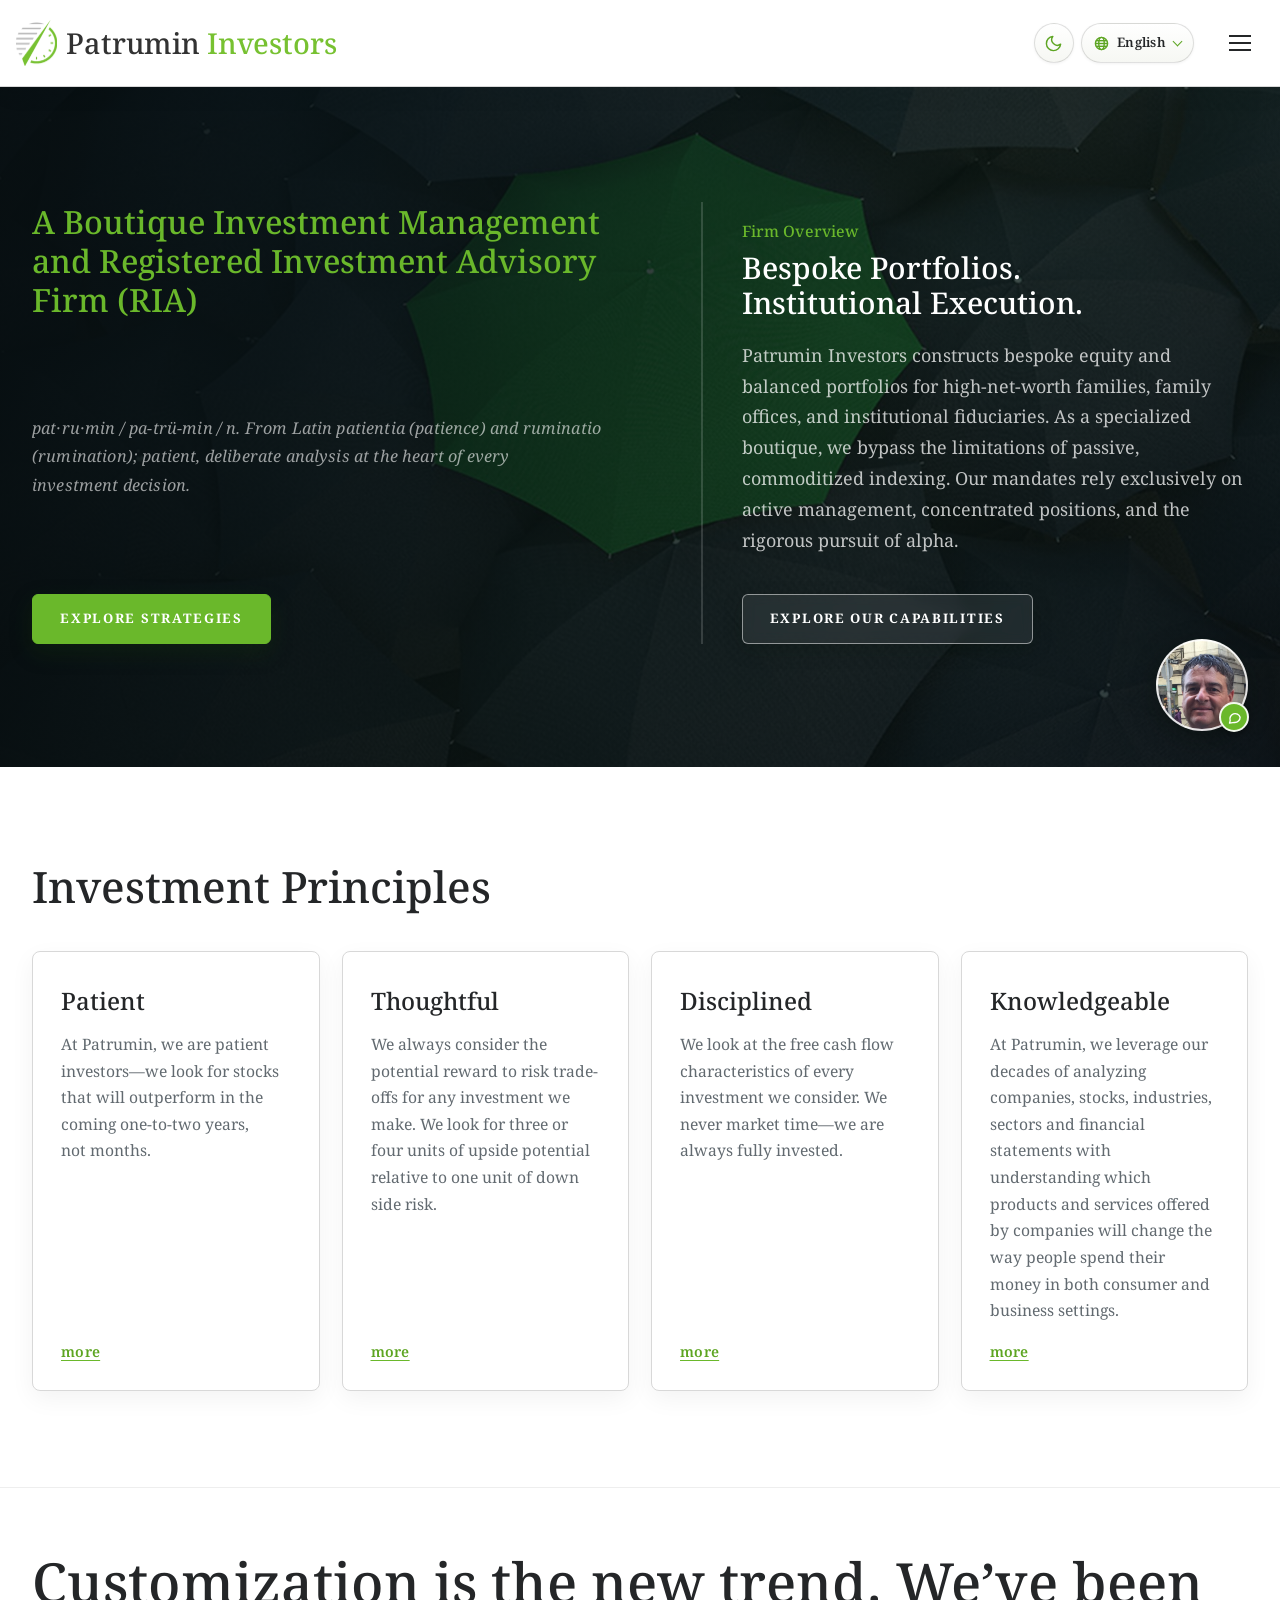
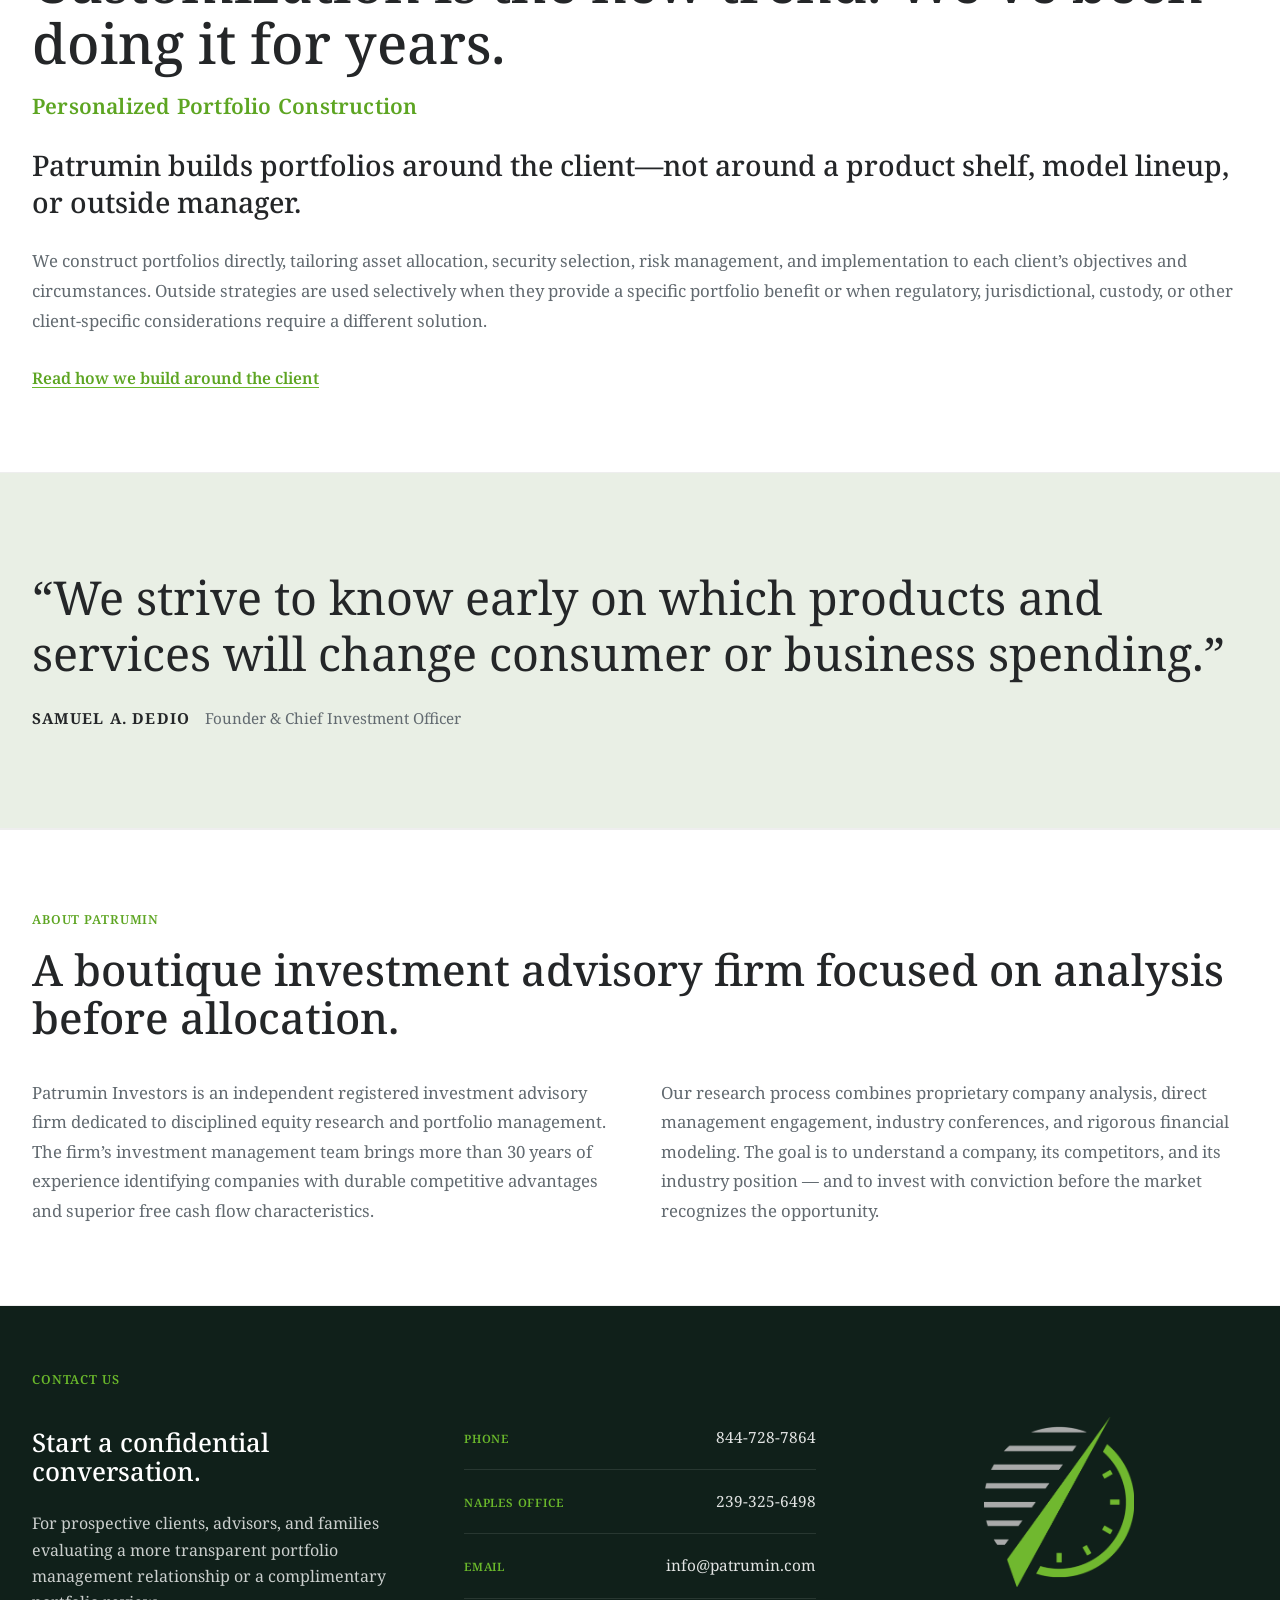
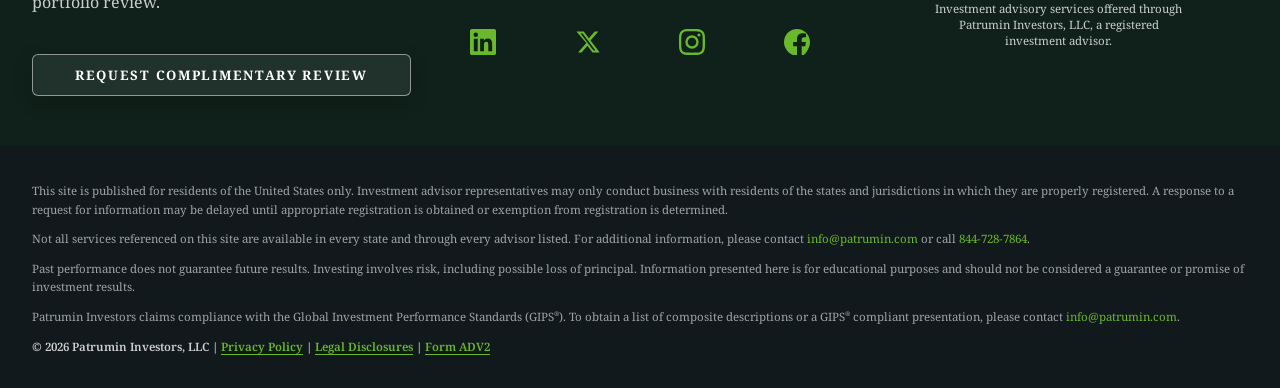
<file: index.html>
<!DOCTYPE html>
<html lang="en">
<head>
<meta charset="utf-8"/>
<meta content="width=device-width, initial-scale=1" name="viewport"/>
<title>Patrumin Investors | Disciplined Equity Portfolio Management</title>
<meta content="Patrumin Investors is a boutique registered investment advisor focused on disciplined equity portfolio management, fiduciary transparency, and long-term company research." name="description"/>
<link href="styles.css?v=52" rel="stylesheet"/>
<script>
/* Theme boot — runs before first paint so there is no flash.
   An explicit choice in localStorage wins; otherwise the OS/browser
   preference is honoured; otherwise light. */
(function () {
  try {
    var t = localStorage.getItem("patrumin-theme");
    if (t !== "dark" && t !== "light") {
      t = window.matchMedia("(prefers-color-scheme: dark)").matches ? "dark" : "light";
    }
    document.documentElement.setAttribute("data-theme", t);
  } catch (e) {
    document.documentElement.setAttribute("data-theme", "light");
  }
})();
</script>
</head>
<body>
<a class="skip-link" data-i18n="skip" href="#main">Skip to content</a>
<header class="site-header">
<nav aria-label="Primary navigation" class="main-nav">
<a aria-label="Patrumin Investors home" class="brand" href="index.html">
<img class="brand__mark" alt="" src="assets/patrumin-mark-hd.png"/>
<span class="brand__name"><span class="brand__name--dark">Patrumin</span> <span class="brand__name--green">Investors</span></span>
</a>
<button aria-controls="site-menu" aria-expanded="false" class="nav-toggle" type="button">
<span class="nav-toggle__line"></span>
<span class="nav-toggle__line"></span>
<span class="nav-toggle__line"></span>
<span class="sr-only" data-i18n="navMenuLabel">Menu</span>
</button>
<div class="nav-links" id="site-menu">
<a data-i18n="navPhilosophy" href="index.html#philosophy">Investment Philosophy</a>
<div class="nav-item nav-item--has-menu">
<a class="nav-trigger" data-i18n="navStrategies" href="strategies.html">Equity Strategies</a>
<div aria-label="Equity investment strategies" class="nav-menu">
<a data-i18n="navSmallcap" href="strategies.html#strategy-smallcap">U.S. Smallcap Equity</a>
<a data-i18n="navDividends" href="strategies.html#strategy-dividends-plus">U.S. Dividends Plus+</a>
<a data-i18n="navAllcap" href="strategies.html#strategy-allcap">U.S. Allcap Equity</a>
<a data-i18n="navSmicrocap" href="strategies.html#strategy-smicrocap">U.S. SMICROCAP Growth</a>
<a data-i18n="navBalancedEqIncome" href="strategies.html#strategy-balanced-equity-income">Custom Balanced Equity-Income</a>
<a data-i18n="navCustomBalanced" href="strategies.html#strategy-custom-balanced">Custom Balanced</a>
</div>
</div>
<a data-i18n="navCapabilities" href="capabilities.html">Capabilities</a>
<a data-i18n="navGipsComposite" href="gips.html">GIPS<sup class="reg">®</sup> Reports</a>
<a data-i18n="navPerformance" href="performance.html">Equity Performance</a>
<a data-i18n="navInsights" href="insights.html">Insights</a>
<a data-i18n="navAbout" href="about.html">About</a>
<a data-i18n="navContact" href="#contact">Contact Us</a>
</div>
<div aria-label="Utilities" class="nav-aux">
<button class="theme-toggle" type="button" data-theme-toggle aria-label="Switch to dark mode" title="Switch to dark mode">
<svg class="theme-toggle__moon" aria-hidden="true" viewBox="0 0 24 24" fill="none" stroke="currentColor" stroke-width="1.8" stroke-linecap="round" stroke-linejoin="round"><path d="M21 12.8A9 9 0 1 1 11.2 3a7 7 0 0 0 9.8 9.8z"></path></svg>
<svg class="theme-toggle__sun" aria-hidden="true" viewBox="0 0 24 24" fill="none" stroke="currentColor" stroke-width="1.8" stroke-linecap="round" stroke-linejoin="round"><circle cx="12" cy="12" r="4.2"></circle><path d="M12 2.2v2.4M12 19.4v2.4M4.1 4.1l1.7 1.7M18.2 18.2l1.7 1.7M2.2 12h2.4M19.4 12h2.4M4.1 19.9l1.7-1.7M18.2 5.8l1.7-1.7"></path></svg>
</button>
<label class="language-switch" for="language-select">
<svg aria-hidden="true" class="lang-globe" fill="none" height="13" stroke="currentColor" stroke-width="1.5" viewbox="0 0 16 16" width="13"><circle cx="8" cy="8" r="6.5"></circle><ellipse cx="8" cy="8" rx="2.9" ry="6.5"></ellipse><line x1="1.5" x2="14.5" y1="8" y2="8"></line><line x1="2" x2="14" y1="5" y2="5"></line><line x1="2" x2="14" y1="11" y2="11"></line></svg>
<span aria-hidden="true" class="language-switch__label">English</span>
<select aria-label="Select language" id="language-select">
<option value="en">English</option>
<option value="zh">中文</option>
<option value="es">Español</option>
<option value="fr">Français</option>
<option value="ja">日本語</option>
</select>
</label>
</div>
</nav>
</header>
<main id="main">
<!-- ── Hero ─────────────────────────────────────────────────── -->
<section aria-labelledby="hero-title" class="hero" id="home">
<div aria-hidden="true" class="hero-media">
<div class="hero-slide hero-slide--photo-one is-active"></div>
<div class="hero-slide hero-slide--photo-two"></div>
<div class="hero-slide hero-slide--photo-three"></div>
</div>
<div class="hero__content section-shell">
<div class="hero__inner">
<div class="hero__left">
<h1 class="sr-only" data-i18n="heroTitle" id="hero-title">Patrumin Investors</h1>
<p class="hero__subgreen" data-i18n="heroSubgreen">A Boutique Investment Management and Registered Investment Advisory Firm (RIA)</p>
<p aria-label="Etymology of Patrumin" class="hero-definition" data-i18n="heroEtymology">pat&#183;ru&#183;min / pa-tr&#252;-min / n. From Latin <em>patientia</em> (patience) and <em>ruminatio</em> (rumination); patient, deliberate analysis at the heart of every investment decision.</p>
<div class="button-row">
<a class="button button--primary" data-i18n="heroPrimary" href="strategies.html">Explore Strategies</a>
</div>
</div>
<div class="hero__right">
<p class="eyebrow" data-i18n="heroRightEyebrow">Firm Overview</p>
<h2 class="hero__right-heading" data-i18n="heroRightTitle">Bespoke Portfolios. Institutional Execution.</h2>
<p class="hero__right-body" data-i18n="heroRightBody">Patrumin Investors constructs bespoke equity and balanced portfolios for high-net-worth families, family offices, and institutional fiduciaries. As a specialized boutique, we bypass the limitations of passive, commoditized indexing. Our mandates rely exclusively on active management, concentrated positions, and the rigorous pursuit of alpha.</p>
<div class="button-row">
<a class="button button--secondary" data-i18n="heroCapabilitiesCta" href="capabilities.html">Explore Our Capabilities</a>
</div>
</div>
</div>
<button aria-label="Contact Samuel A. Dedio" class="hero-contact" onclick="openContactModal()" type="button">
<span class="hero-contact__label">
<small data-i18n="heroContactKicker">Get in touch</small>
<span data-i18n="heroContactName">Samuel A. Dedio</span>
</span>
<span class="hero-contact__photo">
<span aria-hidden="true" class="hero-contact__badge">
<svg fill="none" stroke="currentColor" stroke-linecap="round" stroke-linejoin="round" stroke-width="2.2" viewBox="0 0 24 24"><path d="M21 11.5a8.4 8.4 0 0 1-9 8.4L4 21l1.1-3.9A8.4 8.4 0 1 1 21 11.5z"></path></svg>
</span>
</span>
</button>
</div>
</section>
<!-- ── Investment Principles ──────────────────────────────────── -->
<section aria-labelledby="principles-title" class="principles section-padding" id="philosophy">
<div class="section-shell" data-i18n-html="principles">
<div class="section-heading">
<h2 id="principles-title">Investment Principles</h2>
</div>
<div class="card-grid card-grid--four">
<article class="principle-card">
<h3>Patient</h3>
<p>At Patrumin, we are patient investors—we look for stocks that will outperform in the coming one-to-two years, not months.</p>
<a class="card-more" href="about.html">more</a>
</article>
<article class="principle-card">
<h3>Thoughtful</h3>
<p>We always consider the potential reward to risk trade-offs for any investment we make. We look for three or four units of upside potential relative to one unit of down side risk.</p>
<a class="card-more" href="about.html">more</a>
</article>
<article class="principle-card">
<h3>Disciplined</h3>
<p>We look at the free cash flow characteristics of every investment we consider. We never market time—we are always fully invested.</p>
<a class="card-more" href="about.html">more</a>
</article>
<article class="principle-card">
<h3>Knowledgeable</h3>
<p>At Patrumin, we leverage our decades of analyzing companies, stocks, industries, sectors and financial statements with understanding which products and services offered by companies will change the way people spend their money in both consumer and business settings.</p>
<a class="card-more" href="about.html">more</a>
</article>
</div>
</div>
</section>
<!-- ── Personalized Portfolio Construction ────────────────────── -->
<section aria-labelledby="customization-title" class="customization section-padding" id="customization">
<div class="section-shell" data-i18n-html="customization">
<h2 class="customization__title" id="customization-title">Customization is the new trend. We&rsquo;ve been doing it for years.</h2>
<p class="customization__sub">Personalized Portfolio Construction</p>
<p class="customization__lede">Patrumin builds portfolios around the client&mdash;not around a product shelf, model lineup, or outside manager.</p>
<div class="customization__copy">
<p>We construct portfolios directly, tailoring asset allocation, security selection, risk management, and implementation to each client&rsquo;s objectives and circumstances. Outside strategies are used selectively when they provide a specific portfolio benefit or when regulatory, jurisdictional, custody, or other client-specific considerations require a different solution.</p>
</div>
<a class="customization__link" href="strategies.html#built-around-the-client">Read how we build around the client</a>
</div>
</section>
<!-- ── Founder quote ──────────────────────────────────────────── -->
<section aria-label="Investment philosophy" class="quote-band section-padding">
<div class="section-shell">
<blockquote class="firm-quote" data-i18n-html="firmQuote">
<p class="firm-quote__text">“We strive to know early on which products and services will change consumer or business spending.”</p>
<footer class="firm-quote__by">
<span class="firm-quote__name">Samuel A. Dedio</span>
<span class="firm-quote__role">Founder &amp; Chief Investment Officer</span>
</footer>
</blockquote>
</div>
</section>
<!-- ── About Patrumin ─────────────────────────────────────────── -->
<section aria-labelledby="about-title" class="about section-padding" id="about">
<div class="section-shell about__stack" data-i18n-html="about">
<p class="eyebrow">About Patrumin</p>
<h2 id="about-title">A boutique investment advisory firm focused on analysis before allocation.</h2>
<div class="about__copy">
<p>
              Patrumin Investors is an independent registered investment advisory firm dedicated
              to disciplined equity research and portfolio management. The firm’s investment
              management team brings more than 30 years of experience identifying companies
              with durable competitive advantages and superior free cash flow characteristics.
            </p>
<p>
              Our research process combines proprietary company analysis, direct management
              engagement, industry conferences, and rigorous financial modeling. The goal is
              to understand a company, its competitors, and its industry position — and to
              invest with conviction before the market recognizes the opportunity.
            </p>
</div>
</div>
</section>
<!-- ── Contact ────────────────────────────────────────────────── -->
<section aria-labelledby="contact-title" class="contact section-padding" id="contact">
<div class="section-shell contact__grid">
<div>
<p class="eyebrow" data-i18n="contactEyebrow">Contact Us</p>
<h2 data-i18n="contactTitle" id="contact-title">Start a confidential conversation.</h2>
<p data-i18n="contactBlurb">
              For prospective clients, advisors, and families evaluating a more
              transparent portfolio management relationship or a complimentary
              portfolio review.
            </p>
<a class="button button--primary" href="mailto:info@patrumin.com?subject=Patrumin%20Portfolio%20Review%20Request"><span data-i18n="contactCta">Request Complimentary Review</span></a>
</div>
<div aria-label="Contact options" class="contact-actions">
<a class="contact-link" href="tel:+18447287864">
<span data-i18n="contactPhoneLabel">Phone</span>
              844-728-7864
            </a>
<a class="contact-link" href="tel:+12393256498">
<span data-i18n="contactOfficeLabel">Naples Office</span>
              239-325-6498
            </a>
<a class="contact-link" href="mailto:info@patrumin.com">
<span data-i18n="contactEmailLabel">Email</span>
              info@patrumin.com
            </a>
<div aria-label="Social media links" class="contact-social">
<a aria-label="Patrumin Investors on LinkedIn" class="social-btn linkedin" href="https://www.linkedin.com/company/10127582" rel="noopener noreferrer" target="_blank">
<svg aria-hidden="true" fill="currentColor" height="22" viewbox="0 0 24 24" width="22"><path d="M20.447 20.452h-3.554v-5.569c0-1.328-.027-3.037-1.852-3.037-1.853 0-2.136 1.445-2.136 2.939v5.667H9.351V9h3.414v1.561h.046c.477-.9 1.637-1.85 3.37-1.85 3.601 0 4.267 2.37 4.267 5.455v6.286zM5.337 7.433a2.062 2.062 0 01-2.063-2.065 2.064 2.064 0 112.063 2.065zm1.782 13.019H3.555V9h3.564v11.452zM22.225 0H1.771C.792 0 0 .774 0 1.729v20.542C0 23.227.792 24 1.771 24h20.451C23.2 24 24 23.227 24 22.271V1.729C24 .774 23.2 0 22.222 0h.003z"></path></svg>
</a>
<a aria-label="Patrumin Investors on X" class="social-btn x-corp" href="https://x.com/Patrumin" rel="noopener noreferrer" target="_blank">
<svg aria-hidden="true" fill="currentColor" height="22" viewbox="0 0 24 24" width="22"><path d="M18.244 2.25h3.308l-7.227 8.26 8.502 11.24H16.17l-4.714-6.231-5.401 6.231H2.748l7.73-8.835L1.254 2.25H8.08l4.713 6.231zm-1.161 17.52h1.833L7.084 4.126H5.117z"></path></svg>
</a>
<a aria-label="Patrumin Investors on Instagram" class="social-btn instagram" href="https://www.instagram.com/patrumininvestors" rel="noopener noreferrer" target="_blank">
<svg aria-hidden="true" fill="url(#ig-gradient)" height="22" viewbox="0 0 24 24" width="22"><defs><radialGradient id="ig-gradient" cx="0.3" cy="1.07" r="1.35"><stop offset="0" stop-color="#fdf497"></stop><stop offset="0.05" stop-color="#fdf497"></stop><stop offset="0.45" stop-color="#fd5949"></stop><stop offset="0.6" stop-color="#d6249f"></stop><stop offset="0.9" stop-color="#285AEB"></stop></radialGradient></defs><path d="M12 0C8.74 0 8.333.015 7.053.072 5.775.132 4.905.333 4.14.63c-.789.306-1.459.717-2.126 1.384S.935 3.35.63 4.14C.333 4.905.131 5.775.072 7.053.012 8.333 0 8.74 0 12c0 3.259.014 3.668.072 4.948.06 1.277.261 2.148.558 2.913.306.788.717 1.459 1.384 2.126.667.666 1.336 1.079 2.126 1.384.766.296 1.636.499 2.913.558C8.333 23.988 8.74 24 12 24c3.259 0 3.668-.014 4.948-.072 1.277-.06 2.148-.262 2.913-.558.788-.306 1.459-.718 2.126-1.384.666-.667 1.079-1.335 1.384-2.126.296-.765.499-1.636.558-2.913.06-1.28.072-1.689.072-4.948 0-3.259-.014-3.667-.072-4.947-.06-1.277-.262-2.149-.558-2.913-.306-.789-.718-1.459-1.384-2.126C21.319 1.347 20.651.935 19.86.63c-.765-.297-1.636-.499-2.913-.558C15.667.012 15.26 0 12 0zm0 2.16c3.203 0 3.585.016 4.85.071 1.17.055 1.805.249 2.227.415.562.217.96.477 1.382.896.419.42.679.819.896 1.381.164.422.36 1.057.413 2.227.057 1.266.07 1.646.07 4.85s-.015 3.585-.074 4.85c-.061 1.17-.256 1.805-.421 2.227-.224.562-.479.96-.899 1.382-.419.419-.824.679-1.38.896-.42.164-1.065.36-2.235.413-1.274.057-1.649.07-4.859.07-3.211 0-3.586-.015-4.859-.074-1.171-.061-1.816-.256-2.236-.421-.569-.224-.96-.479-1.379-.899-.421-.419-.69-.824-.9-1.38-.165-.42-.359-1.065-.42-2.235-.045-1.26-.061-1.649-.061-4.844 0-3.196.016-3.586.061-4.861.061-1.17.255-1.814.42-2.234.21-.57.479-.96.9-1.381.419-.419.81-.689 1.379-.898.42-.166 1.051-.361 2.221-.421 1.275-.045 1.65-.06 4.859-.06l.045.03zm0 3.678a6.162 6.162 0 100 12.324 6.162 6.162 0 000-12.324zM12 16c-2.21 0-4-1.79-4-4s1.79-4 4-4 4 1.79 4 4-1.79 4-4 4zm7.846-10.405a1.441 1.441 0 01-2.88 0 1.44 1.44 0 012.88 0z"></path></svg>
</a>
<a aria-label="Patrumin Investors on Facebook" class="social-btn facebook" href="https://www.facebook.com/patrumin" rel="noopener noreferrer" target="_blank">
<svg aria-hidden="true" fill="currentColor" height="22" viewbox="0 0 24 24" width="22"><path d="M24 12.073c0-6.627-5.373-12-12-12s-12 5.373-12 12c0 5.99 4.388 11.954 12 12.873v-9.107H8.468V12.06h3.532V9.39c0-3.487 2.078-5.415 5.253-5.415 1.522 0 3.114.272 3.114.272v3.427h-1.754c-1.726 0-2.265 1.072-2.265 2.17v2.21h3.85l-.615 3.807h-3.235v9.108C19.612 24.027 24 18.062 24 12.073z"></path></svg>
</a>
</div>
</div>
<div class="contact-brand">
<img alt="Patrumin Investors" class="contact-brand__mark" src="assets/patrumin-mark-hd.png"/>
<p class="contact-brand__note" data-i18n="footerAdvisory">Investment advisory services offered through Patrumin Investors, LLC, a registered investment advisor.</p>
</div>
</div>
</section>
</main>
<footer class="site-footer">
<div class="section-shell footer-disclosures" data-i18n-html="footerDisclosures">
<p>This site is published for residents of the United States only. Investment advisor representatives may only conduct business with residents of the states and jurisdictions in which they are properly registered. A response to a request for information may be delayed until appropriate registration is obtained or exemption from registration is determined.</p>
<p>Not all services referenced on this site are available in every state and through every advisor listed. For additional information, please contact <a href="mailto:info@patrumin.com">info@patrumin.com</a> or call <a href="tel:+18447287864">844-728-7864</a>.</p>
<p>Past performance does not guarantee future results. Investing involves risk, including possible loss of principal. Information presented here is for educational purposes and should not be considered a guarantee or promise of investment results.</p>
<p>Patrumin Investors claims compliance with the Global Investment Performance Standards (GIPS<sup class="reg">®</sup>). To obtain a list of composite descriptions or a GIPS<sup class="reg">®</sup> compliant presentation, please contact <a href="mailto:info@patrumin.com">info@patrumin.com</a>.</p>
<p class="footer-meta">© 2026 Patrumin Investors, LLC | <a href="privacy.html">Privacy Policy</a> | <a href="legal.html">Legal Disclosures</a> | <a href="https://www.patrumin.com/form-adv" rel="noopener" target="_blank">Form ADV2</a></p>
</div>
</footer>
<!-- GIPS<sup class="reg">®</sup> Email Capture Modal -->
<div aria-hidden="true" aria-labelledby="gips-modal-title" aria-modal="true" class="gips-modal" id="gips-modal" role="dialog">
<div class="gips-modal__backdrop" onclick="closeGipsModal()"></div>
<div class="gips-modal__box" role="document">
<button aria-label="Close dialog" class="gips-modal__close" onclick="closeGipsModal()">×</button>
<p class="card-kicker" id="gips-modal-report-name"></p>
<h3 data-i18n="gipsModalTitle" id="gips-modal-title">Access GIPS<sup class="reg">®</sup> Composite Report</h3>
<p class="gips-modal__desc" data-i18n="gipsModalDesc">Please provide your contact information. Patrumin Investors maintains a record of all composite report distributions as required under GIPS<sup class="reg">®</sup> standards.</p>
<form id="gips-download-form" novalidate="">
<div class="gips-modal__field">
<label data-i18n="gipsModalNameLabel" for="gips-name">Full Name <span aria-hidden="true" class="gips-modal__req">*</span></label>
<input autocomplete="name" id="gips-name" placeholder="First and last name" required="" type="text"/>
</div>
<div class="gips-modal__field">
<label data-i18n="gipsModalEmailLabel" for="gips-email">Email Address <span aria-hidden="true" class="gips-modal__req">*</span></label>
<input autocomplete="email" id="gips-email" placeholder="your@email.com" required="" type="email"/>
</div>
<button class="button button--primary gips-modal__submit" data-i18n="gipsModalSubmit" type="submit">Access Report</button>
<p class="gips-modal__privacy" data-i18n="gipsModalPrivacy">By submitting this form, you agree to receive communications from Patrumin Investors regarding its services. We will never sell your personal information to third parties. A record of this submission is retained as required under GIPS<sup class="reg">®</sup> standards.</p>
</form>
<div class="gips-modal__success" id="gips-modal-success" style="display:none;">
<p data-i18n="gipsModalThanks"><strong>Thanks for your interest!</strong></p>
<div class="gips-modal__check">✓</div>
<p class="gips-modal__note" id="gips-modal-note"></p>
<button class="button button--primary gips-modal__submit" data-i18n="gipsModalClose" onclick="closeGipsModal()">Close</button>
</div>
</div>
</div>
<!-- Contact the founder modal -->
<div aria-hidden="true" aria-labelledby="contact-modal-title" aria-modal="true" class="gips-modal" id="contact-modal" role="dialog">
<div class="gips-modal__backdrop" onclick="closeContactModal()"></div>
<div class="gips-modal__box" role="document">
<button aria-label="Close dialog" class="gips-modal__close" onclick="closeContactModal()">×</button>
<div class="contact-modal__head">
<span aria-hidden="true" class="contact-modal__avatar"></span>
<span class="contact-modal__who">
<strong>Samuel A. Dedio</strong>
<span data-i18n="contactModalRole">Founder, Chief Investment Officer</span>
</span>
</div>
<h3 data-i18n="contactModalTitle" id="contact-modal-title">Start a conversation</h3>
<p class="gips-modal__desc" data-i18n="contactModalDesc">Send a note and it will reach our team directly. We typically respond within one business day.</p>
<form id="contact-form">
<div class="gips-modal__field">
<label data-i18n="contactModalNameLabel" for="contact-name">Full Name <span aria-hidden="true" class="gips-modal__req">*</span></label>
<input autocomplete="name" id="contact-name" placeholder="First and last name" required="" type="text"/>
</div>
<div class="gips-modal__field">
<label data-i18n="contactModalEmailLabel" for="contact-email">Email Address <span aria-hidden="true" class="gips-modal__req">*</span></label>
<input autocomplete="email" id="contact-email" placeholder="your@email.com" required="" type="email"/>
</div>
<div class="gips-modal__field">
<label data-i18n="contactModalMessageLabel" for="contact-message">Message <span aria-hidden="true" class="gips-modal__req">*</span></label>
<textarea id="contact-message" placeholder="How can we help?" required=""></textarea>
</div>
<button class="button button--primary gips-modal__submit" data-i18n="contactModalSubmit" type="submit">Send Message</button>
<p class="gips-modal__privacy" data-i18n="contactModalPrivacy">By submitting this form, you agree to be contacted by Patrumin Investors regarding your inquiry. We will never sell your personal information to third parties.</p>
</form>
<div class="gips-modal__success" id="contact-modal-success" style="display:none;">
<div class="gips-modal__check">✓</div>
<p data-i18n="contactModalThanks"><strong>Thank you — your message is on its way.</strong></p>
<p class="gips-modal__note" data-i18n="contactModalNote">We'll reply to the email address you provided shortly.</p>
<button class="button button--primary gips-modal__submit" data-i18n="contactModalClose" onclick="closeContactModal()">Close</button>
</div>
</div>
</div>
<script src="script.js?v=26"></script>
</body>
</html>
</file>
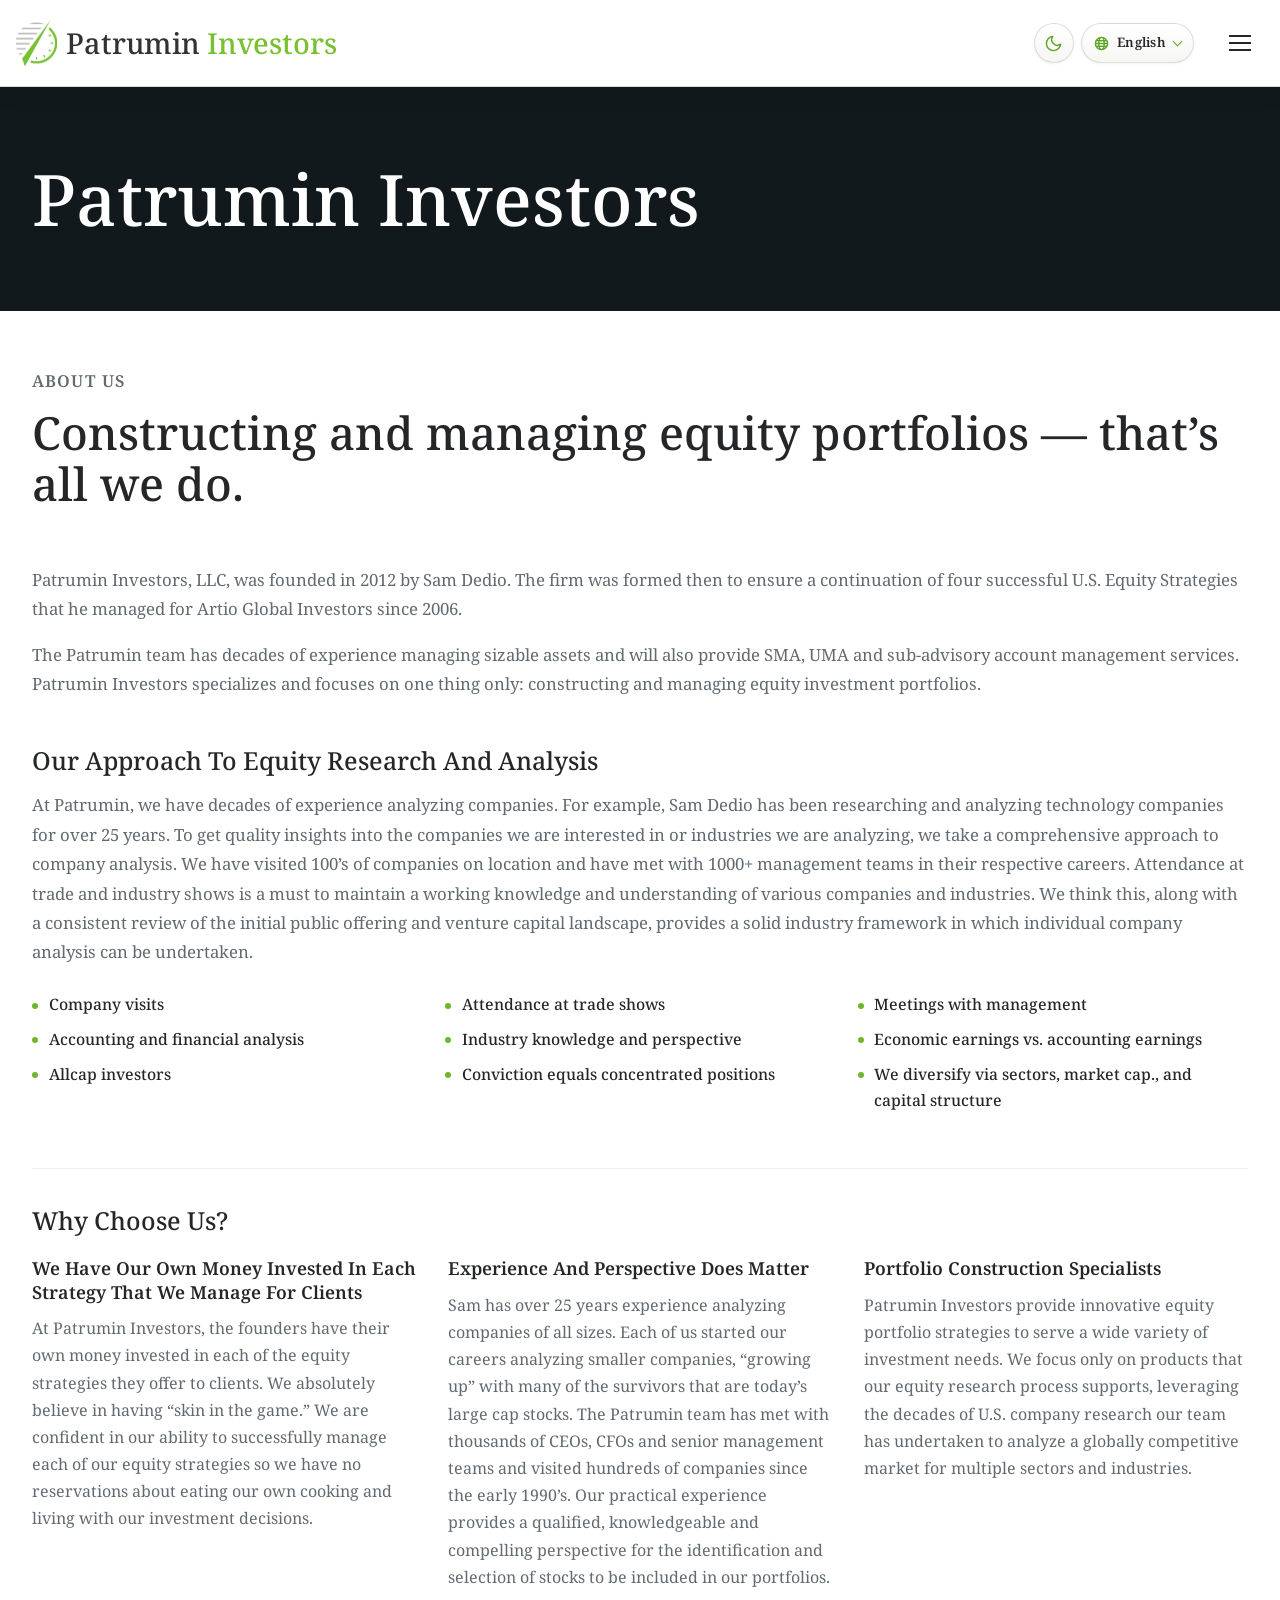
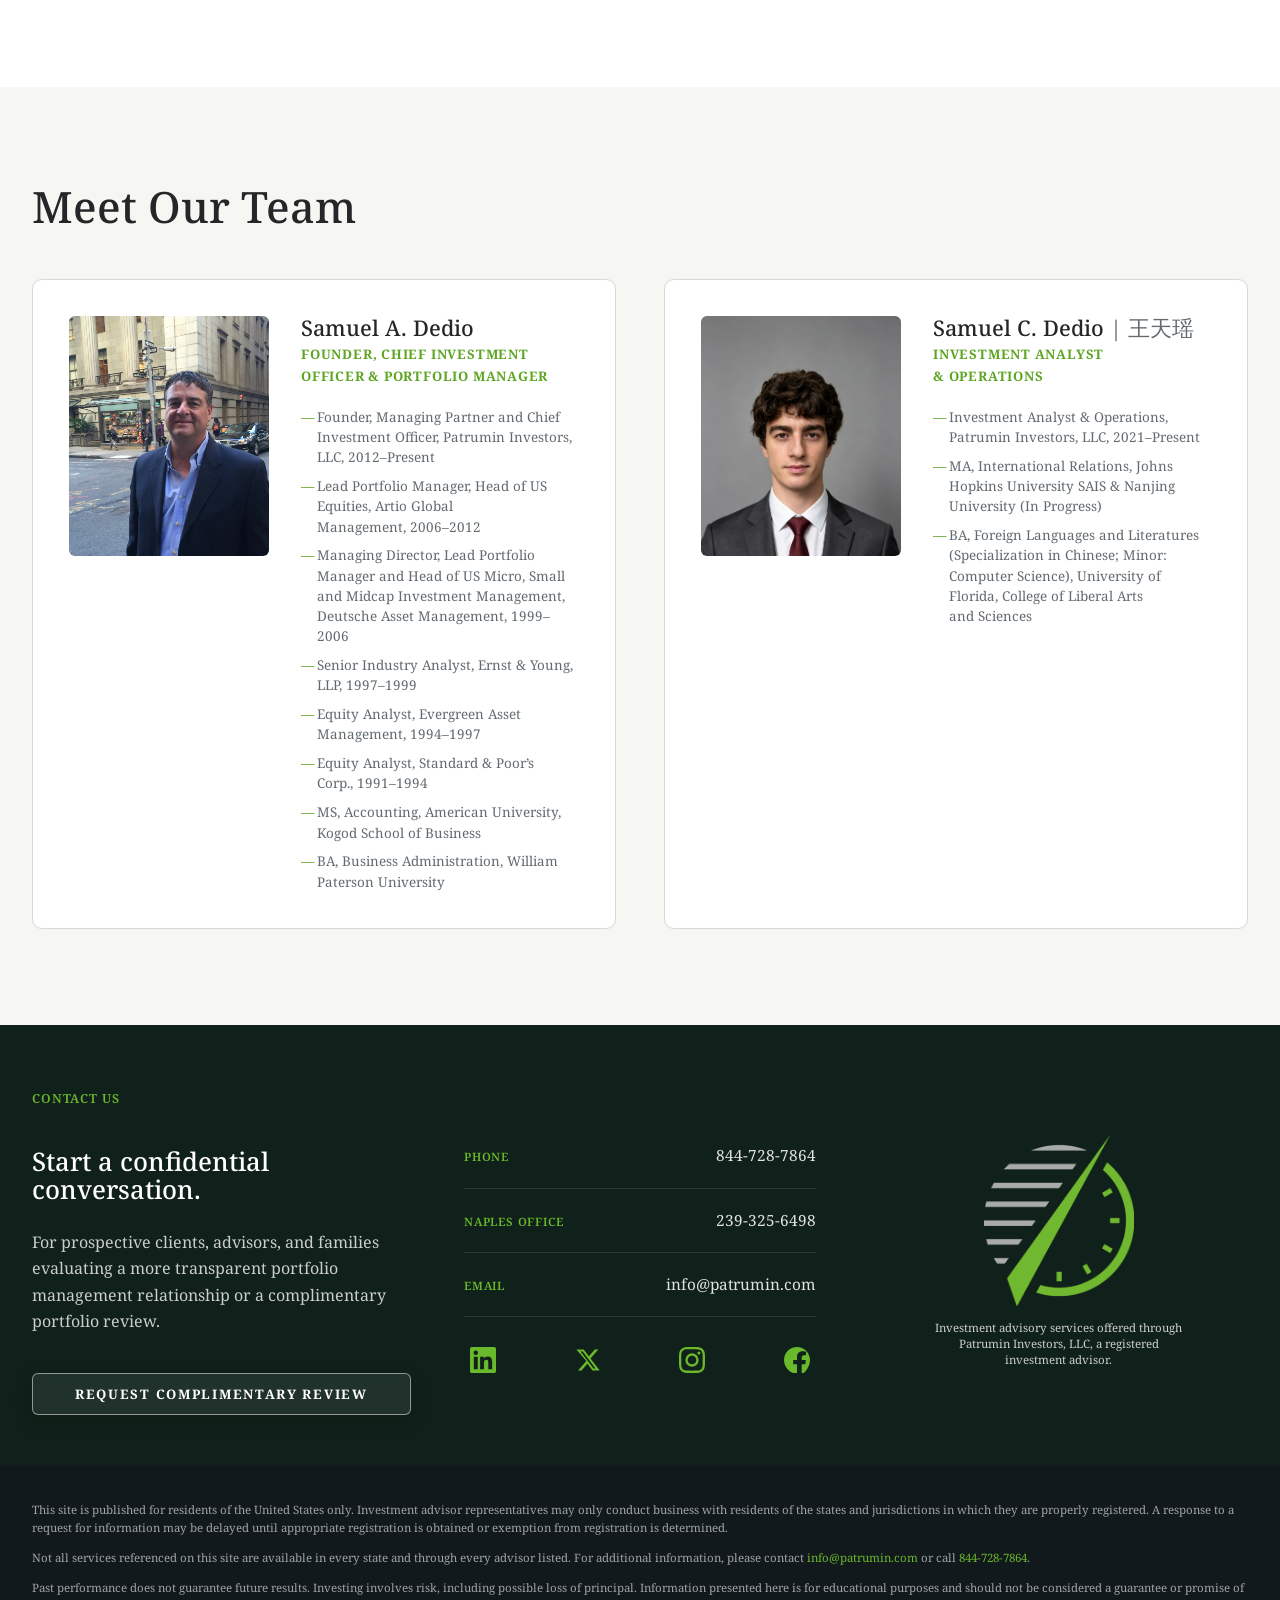
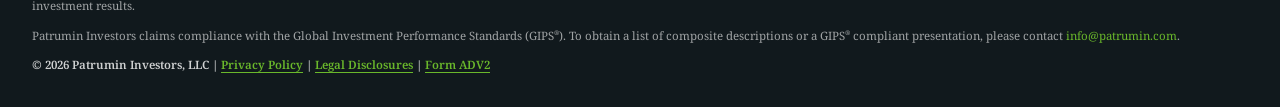
<file: about.html>
<!doctype html>
<html lang="en">
  <head>
    <meta charset="utf-8">
    <meta name="viewport" content="width=device-width, initial-scale=1">
    <title>About Patrumin Investors | Team & Firm Overview</title>
    <meta name="description" content="Learn about Patrumin Investors, an independent registered investment adviser, and meet the investment team.">
    <link rel="stylesheet" href="styles.css?v=52">
  <script>
/* Theme boot — runs before first paint so there is no flash.
   An explicit choice in localStorage wins; otherwise the OS/browser
   preference is honoured; otherwise light. */
(function () {
  try {
    var t = localStorage.getItem("patrumin-theme");
    if (t !== "dark" && t !== "light") {
      t = window.matchMedia("(prefers-color-scheme: dark)").matches ? "dark" : "light";
    }
    document.documentElement.setAttribute("data-theme", t);
  } catch (e) {
    document.documentElement.setAttribute("data-theme", "light");
  }
})();
</script>
</head>
  <body>
    <a class="skip-link" data-i18n="skip" href="#main">Skip to content</a>

    <header class="site-header">
      <nav class="main-nav" aria-label="Primary navigation">
        <a aria-label="Patrumin Investors home" class="brand" href="index.html">
<img class="brand__mark" alt="" src="assets/patrumin-mark-hd.png"/>
<span class="brand__name"><span class="brand__name--dark">Patrumin</span> <span class="brand__name--green">Investors</span></span>
</a>

        <button class="nav-toggle" type="button" aria-expanded="false" aria-controls="site-menu">
          <span class="nav-toggle__line"></span>
          <span class="nav-toggle__line"></span>
          <span class="nav-toggle__line"></span>
          <span class="sr-only" data-i18n="navMenuLabel">Menu</span>
        </button>

        <div class="nav-links" id="site-menu">
          <a data-i18n="navPhilosophy" href="index.html#philosophy">Investment Philosophy</a>
<div class="nav-item nav-item--has-menu">
            <a class="nav-trigger" href="strategies.html" data-i18n="navStrategies">Equity Strategies</a>
            <div class="nav-menu" aria-label="Equity investment strategies">
              <a href="strategies.html#strategy-smallcap" data-i18n="navSmallcap">U.S. Smallcap Equity</a>
              <a href="strategies.html#strategy-dividends-plus" data-i18n="navDividends">U.S. Dividends Plus+</a>
              <a href="strategies.html#strategy-allcap" data-i18n="navAllcap">U.S. Allcap Equity</a>
              <a href="strategies.html#strategy-smicrocap" data-i18n="navSmicrocap">U.S. SMICROCAP Growth</a>
              <a href="strategies.html#strategy-balanced-equity-income" data-i18n="navBalancedEqIncome">Custom Balanced Equity-Income</a>
              <a href="strategies.html#strategy-custom-balanced" data-i18n="navCustomBalanced">Custom Balanced</a>
            </div>
          </div>
          <a href="capabilities.html" data-i18n="navCapabilities">Capabilities</a>
          <a href="gips.html" data-i18n="navGipsComposite">GIPS<sup class="reg">&reg;</sup> Reports</a>
          <a href="performance.html" data-i18n="navPerformance">Equity Performance</a>
          <a href="insights.html" data-i18n="navInsights">Insights</a>
          <a href="about.html" data-i18n="navAbout">About</a>
<a href="#contact" data-i18n="navContact">Contact Us</a>
        </div>

        <div class="nav-aux" aria-label="Utilities">
          <button class="theme-toggle" type="button" data-theme-toggle aria-label="Switch to dark mode" title="Switch to dark mode">
<svg class="theme-toggle__moon" aria-hidden="true" viewBox="0 0 24 24" fill="none" stroke="currentColor" stroke-width="1.8" stroke-linecap="round" stroke-linejoin="round"><path d="M21 12.8A9 9 0 1 1 11.2 3a7 7 0 0 0 9.8 9.8z"></path></svg>
<svg class="theme-toggle__sun" aria-hidden="true" viewBox="0 0 24 24" fill="none" stroke="currentColor" stroke-width="1.8" stroke-linecap="round" stroke-linejoin="round"><circle cx="12" cy="12" r="4.2"></circle><path d="M12 2.2v2.4M12 19.4v2.4M4.1 4.1l1.7 1.7M18.2 18.2l1.7 1.7M2.2 12h2.4M19.4 12h2.4M4.1 19.9l1.7-1.7M18.2 5.8l1.7-1.7"></path></svg>
</button>
<label class="language-switch" for="language-select">
            <svg class="lang-globe" viewBox="0 0 16 16" width="13" height="13" fill="none" stroke="currentColor" stroke-width="1.5" aria-hidden="true"><circle cx="8" cy="8" r="6.5"/><ellipse cx="8" cy="8" rx="2.9" ry="6.5"/><line x1="1.5" y1="8" x2="14.5" y2="8"/><line x1="2" y1="5" x2="14" y2="5"/><line x1="2" y1="11" x2="14" y2="11"/></svg>
<span aria-hidden="true" class="language-switch__label">English</span>
            <select id="language-select" aria-label="Select language">
              <option value="en">English</option>
              <option value="zh">中文</option>
              <option value="es">Español</option>
              <option value="fr">Français</option>
              <option value="ja">日本語</option>
            </select>
          </label>
        </div>
      </nav>
    </header>

    <main id="main">
      <section class="page-hero">
        <div class="section-shell">
          <h1>Patrumin Investors</h1>
        </div>
      </section>

      <section class="section-padding about-firm-intro" style="background:var(--surface-page);">
        <div class="section-shell about-firm" data-i18n-html="aboutFirm">
          <div class="section-heading section-heading--full">
            <p class="eyebrow">About Us</p>
            <h2>Constructing and managing equity portfolios &mdash; that&rsquo;s all we do.</h2>
          </div>
          <div class="about-prose">
            <p>Patrumin Investors, LLC, was founded in 2012 by Sam Dedio. The firm was formed then to ensure a continuation of four successful U.S. Equity Strategies that he managed for Artio Global Investors since 2006.</p>
            <p>The Patrumin team has decades of experience managing sizable assets and will also provide SMA, UMA and sub-advisory account management services. Patrumin Investors specializes and focuses on one thing only: constructing and managing equity investment portfolios.</p>
          </div>

          <div class="about-approach">
            <h3>Our Approach To Equity Research And Analysis</h3>
            <p>At Patrumin, we have decades of experience analyzing companies. For example, Sam Dedio has been researching and analyzing technology companies for over 25 years. To get quality insights into the companies we are interested in or industries we are analyzing, we take a comprehensive approach to company analysis. We have visited 100&rsquo;s of companies on location and have met with 1000+ management teams in their respective careers. Attendance at trade and industry shows is a must to maintain a working knowledge and understanding of various companies and industries. We think this, along with a consistent review of the initial public offering and venture capital landscape, provides a solid industry framework in which individual company analysis can be undertaken.</p>
            <ul class="strategy-points about-points">
              <li>Company visits</li>
              <li>Attendance at trade shows</li>
              <li>Meetings with management</li>
              <li>Accounting and financial analysis</li>
              <li>Industry knowledge and perspective</li>
              <li>Economic earnings vs. accounting earnings</li>
              <li>Allcap investors</li>
              <li>Conviction equals concentrated positions</li>
              <li>We diversify via sectors, market cap., and capital structure</li>
            </ul>
          </div>

          <div class="about-why">
            <h3>Why Choose Us?</h3>
            <div class="about-why__grid">
              <article class="about-why__item">
                <h4>We Have Our Own Money Invested In Each Strategy That We Manage For Clients</h4>
                <p>At Patrumin Investors, the founders have their own money invested in each of the equity strategies they offer to clients. We absolutely believe in having &ldquo;skin in the game.&rdquo; We are confident in our ability to successfully manage each of our equity strategies so we have no reservations about eating our own cooking and living with our investment decisions.</p>
              </article>
              <article class="about-why__item">
                <h4>Experience And Perspective Does Matter</h4>
                <p>Sam has over 25 years experience analyzing companies of all sizes. Each of us started our careers analyzing smaller companies, &ldquo;growing up&rdquo; with many of the survivors that are today&rsquo;s large cap stocks. The Patrumin team has met with thousands of CEOs, CFOs and senior management teams and visited hundreds of companies since the early 1990&rsquo;s. Our practical experience provides a qualified, knowledgeable and compelling perspective for the identification and selection of stocks to be included in our portfolios.</p>
              </article>
              <article class="about-why__item">
                <h4>Portfolio Construction Specialists</h4>
                <p>Patrumin Investors provide innovative equity portfolio strategies to serve a wide variety of investment needs. We focus only on products that our equity research process supports, leveraging the decades of U.S. company research our team has undertaken to analyze a globally competitive market for multiple sectors and industries.</p>
              </article>
            </div>
          </div>
        </div>
      </section>

      <section class="section-padding" style="background:var(--off-white);">
        <div class="section-shell" data-i18n-html="aboutTeam">
          <div class="section-heading">
            <h2>Meet Our Team</h2>
          </div>

          <div class="team-grid">

            <div class="bio-card">
              <img class="bio-card__photo" src="assets/sam-a-dedio.jpg"
                   alt="Samuel A. Dedio at Wall Street"
                   onerror="this.style.display='none';this.nextElementSibling.style.display='flex';">
              <div class="bio-card__photo--placeholder" style="display:none;">Photo<br>coming soon</div>
              <div class="bio-card__content">
                <h3>Samuel A. Dedio</h3>
                <p class="bio-card__role">Founder, Chief Investment Officer &amp; Portfolio Manager</p>
                <ul class="bio-card__history">
                  <li>Founder, Managing Partner and Chief Investment Officer, Patrumin Investors, LLC, 2012&ndash;Present</li>
                  <li>Lead Portfolio Manager, Head of US Equities, Artio Global Management, 2006&ndash;2012</li>
                  <li>Managing Director, Lead Portfolio Manager and Head of US Micro, Small and Midcap Investment Management, Deutsche Asset Management, 1999&ndash;2006</li>
                  <li>Senior Industry Analyst, Ernst &amp; Young, LLP, 1997&ndash;1999</li>
                  <li>Equity Analyst, Evergreen Asset Management, 1994&ndash;1997</li>
                  <li>Equity Analyst, Standard &amp; Poor&rsquo;s Corp., 1991&ndash;1994</li>
                  <li>MS, Accounting, American University, Kogod School of Business</li>
                  <li>BA, Business Administration, William Paterson University</li>
                </ul>
              </div>
            </div>

            <div class="bio-card">
              <img class="bio-card__photo" src="assets/sam-c-dedio.jpg"
                   alt="Samuel C. Dedio"
                   onerror="this.style.display='none';this.nextElementSibling.style.display='flex';">
              <div class="bio-card__photo--placeholder" style="display:none;">Photo<br>coming soon</div>
              <div class="bio-card__content">
                <h3>Samuel C. Dedio <span style="color:var(--muted);font-weight:400;">|&nbsp;王天瑶</span></h3>
                <p class="bio-card__role">Investment Analyst &amp; Operations</p>
                <ul class="bio-card__history">
                  <li>Investment Analyst &amp; Operations, Patrumin Investors, LLC, 2021&ndash;Present</li>
                  <li>MA, International Relations, Johns Hopkins University SAIS &amp; Nanjing University (In Progress)</li>
                  <li>BA, Foreign Languages and Literatures (Specialization in Chinese; Minor: Computer Science), University of Florida, College of Liberal Arts and Sciences</li>
                </ul>
              </div>
            </div>

          </div>
        </div>
      </section>
      <section class="contact section-padding" id="contact" aria-labelledby="contact-title">
        <div class="section-shell contact__grid">
          <div>
            <p class="eyebrow" data-i18n="contactEyebrow">Contact Us</p>
            <h2 data-i18n="contactTitle" id="contact-title">Start a confidential conversation.</h2>
            <p data-i18n="contactBlurb">
              For prospective clients, advisors, and families evaluating a more
              transparent portfolio management relationship or a complimentary
              portfolio review.
            </p>
<a class="button button--primary" href="mailto:info@patrumin.com?subject=Patrumin%20Portfolio%20Review%20Request"><span data-i18n="contactCta">Request Complimentary Review</span></a>
          </div>

          <div class="contact-actions" aria-label="Contact options">
            <a class="contact-link" href="tel:+18447287864">
              <span data-i18n="contactPhoneLabel">Phone</span>
              844-728-7864
            </a>
            <a class="contact-link" href="tel:+12393256498">
              <span data-i18n="contactOfficeLabel">Naples Office</span>
              239-325-6498
            </a>
            <a class="contact-link" href="mailto:info@patrumin.com">
              <span data-i18n="contactEmailLabel">Email</span>
              info@patrumin.com
            </a>
            <div aria-label="Social media links" class="contact-social">
<a aria-label="Patrumin Investors on LinkedIn" class="social-btn linkedin" href="https://www.linkedin.com/company/10127582" rel="noopener noreferrer" target="_blank">
<svg aria-hidden="true" fill="currentColor" height="22" viewbox="0 0 24 24" width="22"><path d="M20.447 20.452h-3.554v-5.569c0-1.328-.027-3.037-1.852-3.037-1.853 0-2.136 1.445-2.136 2.939v5.667H9.351V9h3.414v1.561h.046c.477-.9 1.637-1.85 3.37-1.85 3.601 0 4.267 2.37 4.267 5.455v6.286zM5.337 7.433a2.062 2.062 0 01-2.063-2.065 2.064 2.064 0 112.063 2.065zm1.782 13.019H3.555V9h3.564v11.452zM22.225 0H1.771C.792 0 0 .774 0 1.729v20.542C0 23.227.792 24 1.771 24h20.451C23.2 24 24 23.227 24 22.271V1.729C24 .774 23.2 0 22.222 0h.003z"></path></svg>
</a>
<a aria-label="Patrumin Investors on X" class="social-btn x-corp" href="https://x.com/Patrumin" rel="noopener noreferrer" target="_blank">
<svg aria-hidden="true" fill="currentColor" height="22" viewbox="0 0 24 24" width="22"><path d="M18.244 2.25h3.308l-7.227 8.26 8.502 11.24H16.17l-4.714-6.231-5.401 6.231H2.748l7.73-8.835L1.254 2.25H8.08l4.713 6.231zm-1.161 17.52h1.833L7.084 4.126H5.117z"></path></svg>
</a>
<a aria-label="Patrumin Investors on Instagram" class="social-btn instagram" href="https://www.instagram.com/patrumininvestors" rel="noopener noreferrer" target="_blank">
<svg aria-hidden="true" fill="url(#ig-gradient)" height="22" viewbox="0 0 24 24" width="22"><defs><radialGradient id="ig-gradient" cx="0.3" cy="1.07" r="1.35"><stop offset="0" stop-color="#fdf497"/><stop offset="0.05" stop-color="#fdf497"/><stop offset="0.45" stop-color="#fd5949"/><stop offset="0.6" stop-color="#d6249f"/><stop offset="0.9" stop-color="#285AEB"/></radialGradient></defs><path d="M12 0C8.74 0 8.333.015 7.053.072 5.775.132 4.905.333 4.14.63c-.789.306-1.459.717-2.126 1.384S.935 3.35.63 4.14C.333 4.905.131 5.775.072 7.053.012 8.333 0 8.74 0 12c0 3.259.014 3.668.072 4.948.06 1.277.261 2.148.558 2.913.306.788.717 1.459 1.384 2.126.667.666 1.336 1.079 2.126 1.384.766.296 1.636.499 2.913.558C8.333 23.988 8.74 24 12 24c3.259 0 3.668-.014 4.948-.072 1.277-.06 2.148-.262 2.913-.558.788-.306 1.459-.718 2.126-1.384.666-.667 1.079-1.335 1.384-2.126.296-.765.499-1.636.558-2.913.06-1.28.072-1.689.072-4.948 0-3.259-.014-3.667-.072-4.947-.06-1.277-.262-2.149-.558-2.913-.306-.789-.718-1.459-1.384-2.126C21.319 1.347 20.651.935 19.86.63c-.765-.297-1.636-.499-2.913-.558C15.667.012 15.26 0 12 0zm0 2.16c3.203 0 3.585.016 4.85.071 1.17.055 1.805.249 2.227.415.562.217.96.477 1.382.896.419.42.679.819.896 1.381.164.422.36 1.057.413 2.227.057 1.266.07 1.646.07 4.85s-.015 3.585-.074 4.85c-.061 1.17-.256 1.805-.421 2.227-.224.562-.479.96-.899 1.382-.419.419-.824.679-1.38.896-.42.164-1.065.36-2.235.413-1.274.057-1.649.07-4.859.07-3.211 0-3.586-.015-4.859-.074-1.171-.061-1.816-.256-2.236-.421-.569-.224-.96-.479-1.379-.899-.421-.419-.69-.824-.9-1.38-.165-.42-.359-1.065-.42-2.235-.045-1.26-.061-1.649-.061-4.844 0-3.196.016-3.586.061-4.861.061-1.17.255-1.814.42-2.234.21-.57.479-.96.9-1.381.419-.419.81-.689 1.379-.898.42-.166 1.051-.361 2.221-.421 1.275-.045 1.65-.06 4.859-.06l.045.03zm0 3.678a6.162 6.162 0 100 12.324 6.162 6.162 0 000-12.324zM12 16c-2.21 0-4-1.79-4-4s1.79-4 4-4 4 1.79 4 4-1.79 4-4 4zm7.846-10.405a1.441 1.441 0 01-2.88 0 1.44 1.44 0 012.88 0z"></path></svg>
</a>
<a aria-label="Patrumin Investors on Facebook" class="social-btn facebook" href="https://www.facebook.com/patrumin" rel="noopener noreferrer" target="_blank">
<svg aria-hidden="true" fill="currentColor" height="22" viewbox="0 0 24 24" width="22"><path d="M24 12.073c0-6.627-5.373-12-12-12s-12 5.373-12 12c0 5.99 4.388 11.954 12 12.873v-9.107H8.468V12.06h3.532V9.39c0-3.487 2.078-5.415 5.253-5.415 1.522 0 3.114.272 3.114.272v3.427h-1.754c-1.726 0-2.265 1.072-2.265 2.17v2.21h3.85l-.615 3.807h-3.235v9.108C19.612 24.027 24 18.062 24 12.073z"></path></svg>
</a>
</div>
          </div>
<div class="contact-brand">
<img alt="Patrumin Investors" class="contact-brand__mark" src="assets/patrumin-mark-hd.png"/>
<p class="contact-brand__note" data-i18n="footerAdvisory">Investment advisory services offered through Patrumin Investors, LLC, a registered investment advisor.</p>
</div>
        </div>
      </section>
    </main>

    <footer class="site-footer">
      <div class="section-shell footer-disclosures" data-i18n-html="footerDisclosures">
        <p>This site is published for residents of the United States only. Investment advisor representatives may only conduct business with residents of the states and jurisdictions in which they are properly registered. A response to a request for information may be delayed until appropriate registration is obtained or exemption from registration is determined.</p>
        <p>Not all services referenced on this site are available in every state and through every advisor listed. For additional information, please contact <a href="mailto:info@patrumin.com">info@patrumin.com</a> or call <a href="tel:+18447287864">844-728-7864</a>.</p>
        <p>Past performance does not guarantee future results. Investing involves risk, including possible loss of principal. Information presented here is for educational purposes and should not be considered a guarantee or promise of investment results.</p>
        <p>Patrumin Investors claims compliance with the Global Investment Performance Standards (GIPS<sup class="reg">&reg;</sup>). To obtain a list of composite descriptions or a GIPS<sup class="reg">&reg;</sup> compliant presentation, please contact <a href="mailto:info@patrumin.com">info@patrumin.com</a>.</p>
        <p class="footer-meta">&copy; 2026 Patrumin Investors, LLC | <a href="privacy.html">Privacy Policy</a> | <a href="legal.html">Legal Disclosures</a> | <a href="https://www.patrumin.com/form-adv" target="_blank" rel="noopener">Form ADV2</a></p>
      </div>
    </footer>

    <!-- GIPS<sup class="reg">®</sup> Email Capture Modal -->
    <div id="gips-modal" class="gips-modal" aria-hidden="true" role="dialog" aria-labelledby="gips-modal-title" aria-modal="true">
      <div class="gips-modal__backdrop" onclick="closeGipsModal()"></div>
      <div class="gips-modal__box" role="document">
        <button class="gips-modal__close" onclick="closeGipsModal()" aria-label="Close dialog">&times;</button>
        <p class="card-kicker" id="gips-modal-report-name"></p>
        <h3 data-i18n="gipsModalTitle" id="gips-modal-title">Access GIPS<sup class="reg">&reg;</sup> Composite Report</h3>
        <p class="gips-modal__desc" data-i18n="gipsModalDesc">Please provide your contact information. Patrumin Investors maintains a record of all composite report distributions as required under GIPS<sup class="reg">&reg;</sup> standards.</p>
        <form id="gips-download-form" novalidate>
          <div class="gips-modal__field">
            <label data-i18n="gipsModalNameLabel" for="gips-name">Full Name <span class="gips-modal__req" aria-hidden="true">*</span></label>
            <input type="text" id="gips-name" required autocomplete="name" placeholder="First and last name">
          </div>
          <div class="gips-modal__field">
            <label data-i18n="gipsModalEmailLabel" for="gips-email">Email Address <span class="gips-modal__req" aria-hidden="true">*</span></label>
            <input type="email" id="gips-email" required autocomplete="email" placeholder="your@email.com">
          </div>
          <button type="submit" class="button button--primary gips-modal__submit" data-i18n="gipsModalSubmit">Access Report</button>
          <p class="gips-modal__privacy" data-i18n="gipsModalPrivacy">By submitting this form, you agree to receive communications from Patrumin Investors regarding its services. We will never sell your personal information to third parties. A record of this submission is retained as required under GIPS<sup class="reg">®</sup> standards.</p>
        </form>
        <div id="gips-modal-success" class="gips-modal__success" style="display:none;">
          <p data-i18n="gipsModalThanks"><strong>Thanks for your interest!</strong></p>
<div class="gips-modal__check">&#10003;</div>
          <p id="gips-modal-note" class="gips-modal__note"></p>
          <button class="button button--primary gips-modal__submit" data-i18n="gipsModalClose" onclick="closeGipsModal()">Close</button>
        </div>
      </div>
    </div>
    <script src="script.js?v=26"></script>
  </body>
</html>
</file>
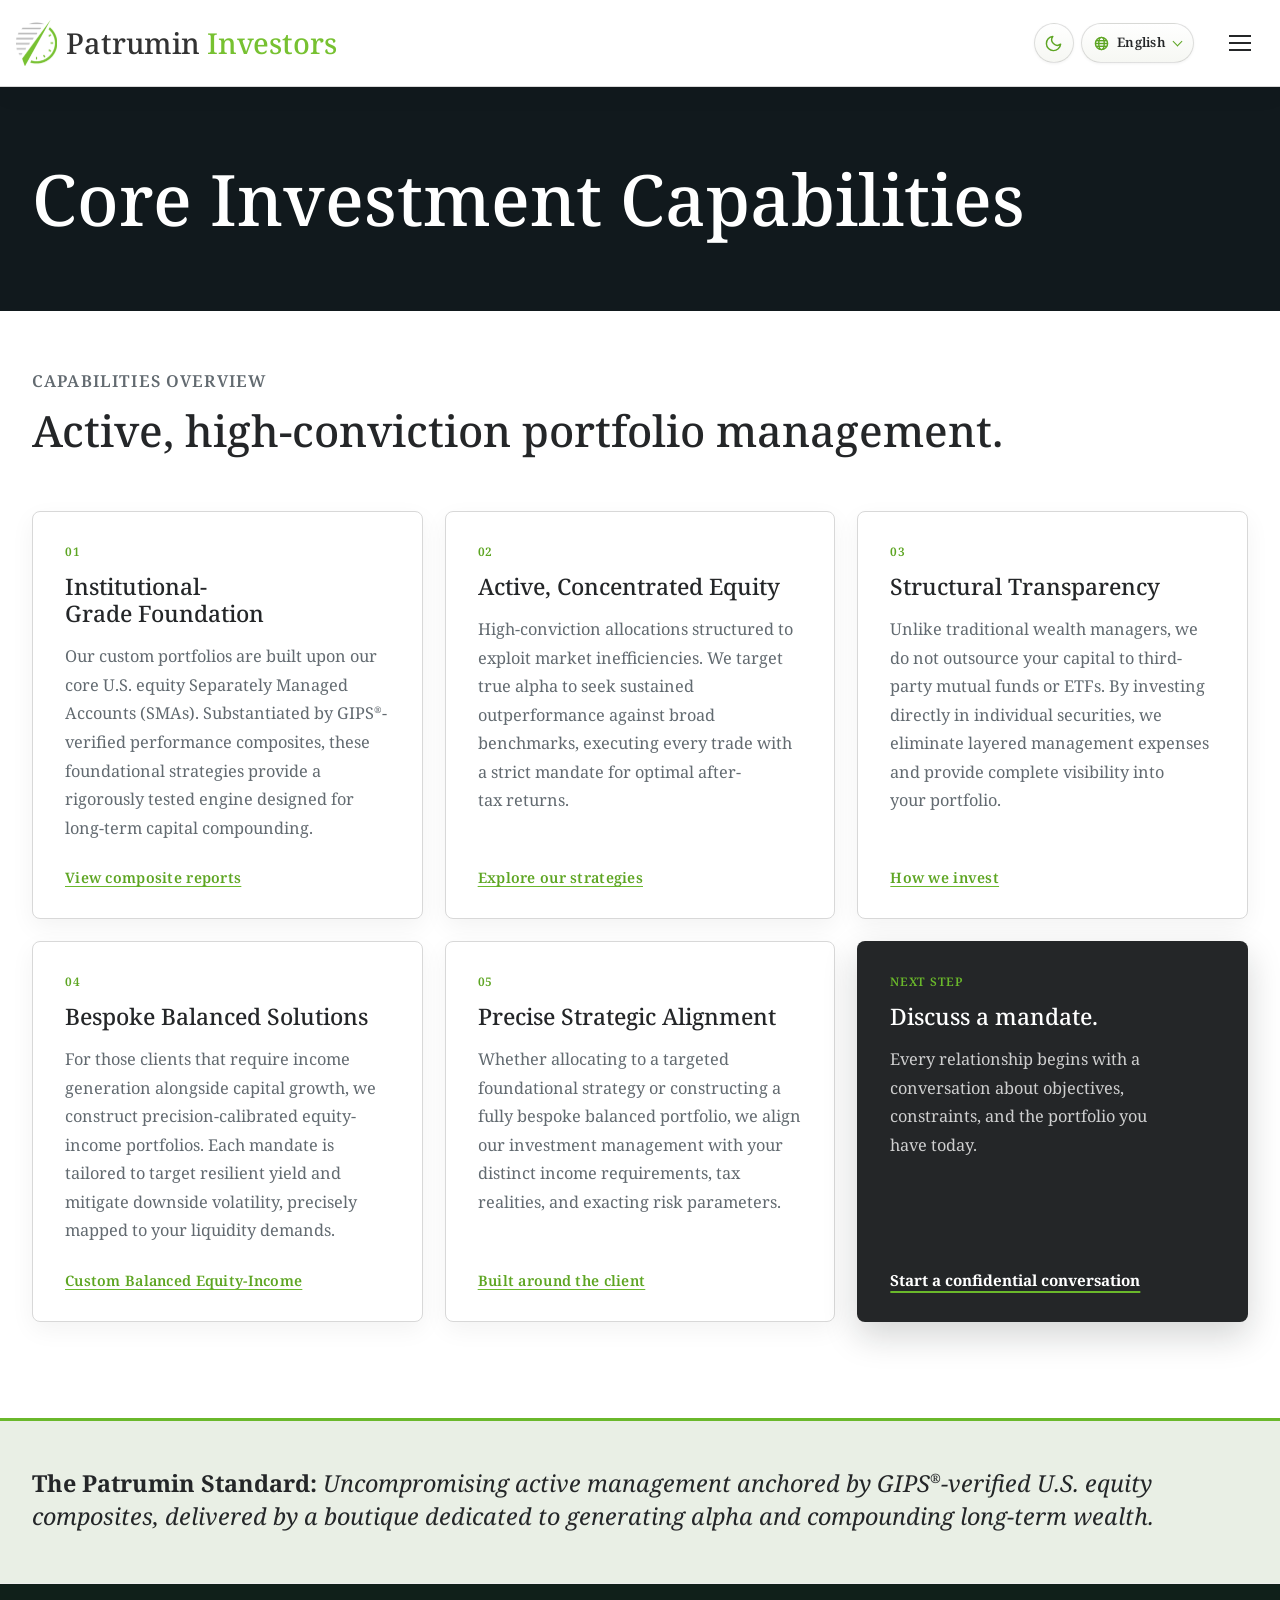
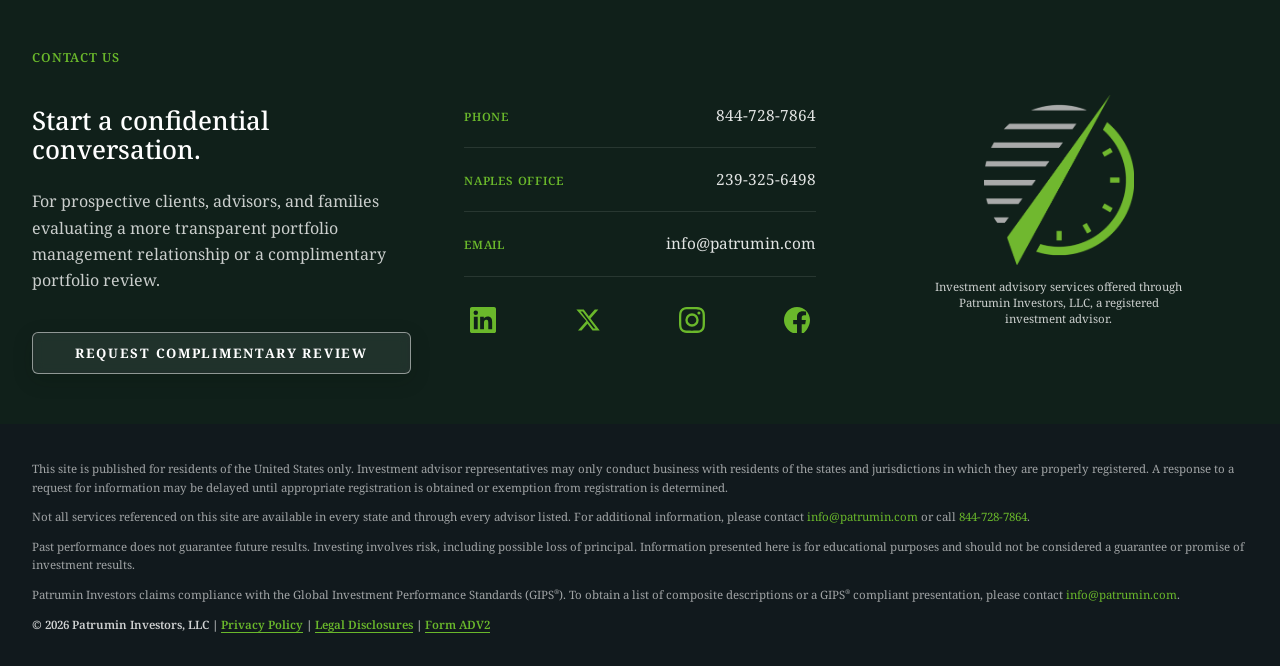
<file: capabilities.html>
<!DOCTYPE html>
<html lang="en">
<head>
<meta charset="utf-8"/>
<meta content="width=device-width, initial-scale=1" name="viewport"/>
<title>Core Investment Capabilities | Patrumin Investors</title>
<meta content="Patrumin Investors constructs custom, active, concentrated U.S. equity and bespoke balanced solutions for high-net-worth families, family offices, and institutions." name="description"/>
<link href="styles.css?v=52" rel="stylesheet"/>
<script>
/* Theme boot — runs before first paint so there is no flash.
   An explicit choice in localStorage wins; otherwise the OS/browser
   preference is honoured; otherwise light. */
(function () {
  try {
    var t = localStorage.getItem("patrumin-theme");
    if (t !== "dark" && t !== "light") {
      t = window.matchMedia("(prefers-color-scheme: dark)").matches ? "dark" : "light";
    }
    document.documentElement.setAttribute("data-theme", t);
  } catch (e) {
    document.documentElement.setAttribute("data-theme", "light");
  }
})();
</script>
</head>
<body>
<a class="skip-link" data-i18n="skip" href="#main">Skip to content</a>
<header class="site-header">
<nav aria-label="Primary navigation" class="main-nav">
<a aria-label="Patrumin Investors home" class="brand" href="index.html">
<img class="brand__mark" alt="" src="assets/patrumin-mark-hd.png"/>
<span class="brand__name"><span class="brand__name--dark">Patrumin</span> <span class="brand__name--green">Investors</span></span>
</a>
<button aria-controls="site-menu" aria-expanded="false" class="nav-toggle" type="button">
<span class="nav-toggle__line"></span>
<span class="nav-toggle__line"></span>
<span class="nav-toggle__line"></span>
<span class="sr-only" data-i18n="navMenuLabel">Menu</span>
</button>
<div class="nav-links" id="site-menu">
<a data-i18n="navPhilosophy" href="index.html#philosophy">Investment Philosophy</a>
<div class="nav-item nav-item--has-menu">
<a class="nav-trigger" data-i18n="navStrategies" href="strategies.html">Equity Strategies</a>
<div aria-label="Equity investment strategies" class="nav-menu">
<a data-i18n="navSmallcap" href="strategies.html#strategy-smallcap">U.S. Smallcap Equity</a>
<a data-i18n="navDividends" href="strategies.html#strategy-dividends-plus">U.S. Dividends Plus+</a>
<a data-i18n="navAllcap" href="strategies.html#strategy-allcap">U.S. Allcap Equity</a>
<a data-i18n="navSmicrocap" href="strategies.html#strategy-smicrocap">U.S. SMICROCAP Growth</a>
<a data-i18n="navBalancedEqIncome" href="strategies.html#strategy-balanced-equity-income">Custom Balanced Equity-Income</a>
<a data-i18n="navCustomBalanced" href="strategies.html#strategy-custom-balanced">Custom Balanced</a>
</div>
</div>
<a data-i18n="navCapabilities" href="capabilities.html">Capabilities</a>
<a data-i18n="navGipsComposite" href="gips.html">GIPS<sup class="reg">®</sup> Reports</a>
<a data-i18n="navPerformance" href="performance.html">Equity Performance</a>
<a data-i18n="navInsights" href="insights.html">Insights</a>
<a data-i18n="navAbout" href="about.html">About</a>
<a data-i18n="navContact" href="#contact">Contact Us</a>
</div>
<div aria-label="Utilities" class="nav-aux">
<button class="theme-toggle" type="button" data-theme-toggle aria-label="Switch to dark mode" title="Switch to dark mode">
<svg class="theme-toggle__moon" aria-hidden="true" viewBox="0 0 24 24" fill="none" stroke="currentColor" stroke-width="1.8" stroke-linecap="round" stroke-linejoin="round"><path d="M21 12.8A9 9 0 1 1 11.2 3a7 7 0 0 0 9.8 9.8z"></path></svg>
<svg class="theme-toggle__sun" aria-hidden="true" viewBox="0 0 24 24" fill="none" stroke="currentColor" stroke-width="1.8" stroke-linecap="round" stroke-linejoin="round"><circle cx="12" cy="12" r="4.2"></circle><path d="M12 2.2v2.4M12 19.4v2.4M4.1 4.1l1.7 1.7M18.2 18.2l1.7 1.7M2.2 12h2.4M19.4 12h2.4M4.1 19.9l1.7-1.7M18.2 5.8l1.7-1.7"></path></svg>
</button>
<label class="language-switch" for="language-select">
<svg aria-hidden="true" class="lang-globe" fill="none" height="13" stroke="currentColor" stroke-width="1.5" viewbox="0 0 16 16" width="13"><circle cx="8" cy="8" r="6.5"></circle><ellipse cx="8" cy="8" rx="2.9" ry="6.5"></ellipse><line x1="1.5" x2="14.5" y1="8" y2="8"></line><line x1="2" x2="14" y1="5" y2="5"></line><line x1="2" x2="14" y1="11" y2="11"></line></svg>
<span aria-hidden="true" class="language-switch__label">English</span>
<select aria-label="Select language" id="language-select">
<option value="en">English</option>
<option value="zh">中文</option>
<option value="es">Español</option>
<option value="fr">Français</option>
<option value="ja">日本語</option>
</select>
</label>
</div>
</nav>
</header>

<main id="main">
<section class="page-hero">
<div class="section-shell">
<h1 data-i18n="pageTitleCapabilities">Core Investment Capabilities</h1>
</div>
</section>

<section class="capabilities-section section-padding">
<div class="section-shell" data-i18n-html="capabilitiesPage">
<div class="section-heading section-heading--full">
<p class="eyebrow">Capabilities Overview</p>
<h2>Active, high-conviction portfolio management.</h2>
</div>

<ul class="capabilities-list">
<li class="capability-item">
<p class="card-kicker">01</p>
<h3>Institutional-Grade Foundation</h3>
<p>Our custom portfolios are built upon our core U.S. equity Separately Managed Accounts (SMAs). Substantiated by GIPS<sup class="reg">&reg;</sup>-verified performance composites, these foundational strategies provide a rigorously tested engine designed for long-term capital compounding.</p>
<a class="card-more" href="gips.html">View composite reports</a>
</li>
<li class="capability-item">
<p class="card-kicker">02</p>
<h3>Active, Concentrated Equity</h3>
<p>High-conviction allocations structured to exploit market inefficiencies. We target true alpha to seek sustained outperformance against broad benchmarks, executing every trade with a strict mandate for optimal after-tax returns.</p>
<a class="card-more" href="strategies.html">Explore our strategies</a>
</li>
<li class="capability-item">
<p class="card-kicker">03</p>
<h3>Structural Transparency</h3>
<p>Unlike traditional wealth managers, we do not outsource your capital to third-party mutual funds or ETFs. By investing directly in individual securities, we eliminate layered management expenses and provide complete visibility into your portfolio.</p>
<a class="card-more" href="about.html">How we invest</a>
</li>
<li class="capability-item">
<p class="card-kicker">04</p>
<h3>Bespoke Balanced Solutions</h3>
<p>For those clients that require income generation alongside capital growth, we construct precision-calibrated equity-income portfolios. Each mandate is tailored to target resilient yield and mitigate downside volatility, precisely mapped to your liquidity demands.</p>
<a class="card-more" href="strategies.html#strategy-balanced-equity-income">Custom Balanced Equity-Income</a>
</li>
<li class="capability-item">
<p class="card-kicker">05</p>
<h3>Precise Strategic Alignment</h3>
<p>Whether allocating to a targeted foundational strategy or constructing a fully bespoke balanced portfolio, we align our investment management with your distinct income requirements, tax realities, and exacting risk parameters.</p>
<a class="card-more" href="strategies.html#built-around-the-client">Built around the client</a>
</li>
<li class="capability-item capability-item--callout">
<p class="card-kicker">Next Step</p>
<h3>Discuss a mandate.</h3>
<p>Every relationship begins with a conversation about objectives, constraints, and the portfolio you have today.</p>
<a class="text-link" href="#contact">Start a confidential conversation</a>
</li>
</ul>
</div>
</section>

<section aria-label="The Patrumin Standard" class="patrumin-standard-banner">
<div class="section-shell" data-i18n-html="capabilitiesStandard">
<p class="patrumin-standard-line"><strong>The Patrumin Standard:</strong> <em>Uncompromising active management anchored by GIPS<sup class="reg">&reg;</sup>-verified U.S. equity composites, delivered by a boutique dedicated to generating alpha and compounding long-term wealth.</em></p>
</div>
</section>

<section aria-labelledby="contact-title" class="contact section-padding" id="contact">
<div class="section-shell contact__grid">
<div>
<p class="eyebrow" data-i18n="contactEyebrow">Contact Us</p>
<h2 data-i18n="contactTitle" id="contact-title">Start a confidential conversation.</h2>
<p data-i18n="contactBlurb">
              For prospective clients, advisors, and families evaluating a more
              transparent portfolio management relationship or a complimentary
              portfolio review.
            </p>
<a class="button button--primary" href="mailto:info@patrumin.com?subject=Patrumin%20Portfolio%20Review%20Request"><span data-i18n="contactCta">Request Complimentary Review</span></a>
</div>
<div aria-label="Contact options" class="contact-actions">
<a class="contact-link" href="tel:+18447287864">
<span data-i18n="contactPhoneLabel">Phone</span>
              844-728-7864
            </a>
<a class="contact-link" href="tel:+12393256498">
<span data-i18n="contactOfficeLabel">Naples Office</span>
              239-325-6498
            </a>
<a class="contact-link" href="mailto:info@patrumin.com">
<span data-i18n="contactEmailLabel">Email</span>
              info@patrumin.com
            </a>
<div aria-label="Social media links" class="contact-social">
<a aria-label="Patrumin Investors on LinkedIn" class="social-btn linkedin" href="https://www.linkedin.com/company/10127582" rel="noopener noreferrer" target="_blank">
<svg aria-hidden="true" fill="currentColor" height="22" viewbox="0 0 24 24" width="22"><path d="M20.447 20.452h-3.554v-5.569c0-1.328-.027-3.037-1.852-3.037-1.853 0-2.136 1.445-2.136 2.939v5.667H9.351V9h3.414v1.561h.046c.477-.9 1.637-1.85 3.37-1.85 3.601 0 4.267 2.37 4.267 5.455v6.286zM5.337 7.433a2.062 2.062 0 01-2.063-2.065 2.064 2.064 0 112.063 2.065zm1.782 13.019H3.555V9h3.564v11.452zM22.225 0H1.771C.792 0 0 .774 0 1.729v20.542C0 23.227.792 24 1.771 24h20.451C23.2 24 24 23.227 24 22.271V1.729C24 .774 23.2 0 22.222 0h.003z"></path></svg>
</a>
<a aria-label="Patrumin Investors on X" class="social-btn x-corp" href="https://x.com/Patrumin" rel="noopener noreferrer" target="_blank">
<svg aria-hidden="true" fill="currentColor" height="22" viewbox="0 0 24 24" width="22"><path d="M18.244 2.25h3.308l-7.227 8.26 8.502 11.24H16.17l-4.714-6.231-5.401 6.231H2.748l7.73-8.835L1.254 2.25H8.08l4.713 6.231zm-1.161 17.52h1.833L7.084 4.126H5.117z"></path></svg>
</a>
<a aria-label="Patrumin Investors on Instagram" class="social-btn instagram" href="https://www.instagram.com/patrumininvestors" rel="noopener noreferrer" target="_blank">
<svg aria-hidden="true" fill="url(#ig-gradient)" height="22" viewbox="0 0 24 24" width="22"><defs><radialGradient id="ig-gradient" cx="0.3" cy="1.07" r="1.35"><stop offset="0" stop-color="#fdf497"></stop><stop offset="0.05" stop-color="#fdf497"></stop><stop offset="0.45" stop-color="#fd5949"></stop><stop offset="0.6" stop-color="#d6249f"></stop><stop offset="0.9" stop-color="#285AEB"></stop></radialGradient></defs><path d="M12 0C8.74 0 8.333.015 7.053.072 5.775.132 4.905.333 4.14.63c-.789.306-1.459.717-2.126 1.384S.935 3.35.63 4.14C.333 4.905.131 5.775.072 7.053.012 8.333 0 8.74 0 12c0 3.259.014 3.668.072 4.948.06 1.277.261 2.148.558 2.913.306.788.717 1.459 1.384 2.126.667.666 1.336 1.079 2.126 1.384.766.296 1.636.499 2.913.558C8.333 23.988 8.74 24 12 24c3.259 0 3.668-.014 4.948-.072 1.277-.06 2.148-.262 2.913-.558.788-.306 1.459-.718 2.126-1.384.666-.667 1.079-1.335 1.384-2.126.296-.765.499-1.636.558-2.913.06-1.28.072-1.689.072-4.948 0-3.259-.014-3.667-.072-4.947-.06-1.277-.262-2.149-.558-2.913-.306-.789-.718-1.459-1.384-2.126C21.319 1.347 20.651.935 19.86.63c-.765-.297-1.636-.499-2.913-.558C15.667.012 15.26 0 12 0zm0 2.16c3.203 0 3.585.016 4.85.071 1.17.055 1.805.249 2.227.415.562.217.96.477 1.382.896.419.42.679.819.896 1.381.164.422.36 1.057.413 2.227.057 1.266.07 1.646.07 4.85s-.015 3.585-.074 4.85c-.061 1.17-.256 1.805-.421 2.227-.224.562-.479.96-.899 1.382-.419.419-.824.679-1.38.896-.42.164-1.065.36-2.235.413-1.274.057-1.649.07-4.859.07-3.211 0-3.586-.015-4.859-.074-1.171-.061-1.816-.256-2.236-.421-.569-.224-.96-.479-1.379-.899-.421-.419-.69-.824-.9-1.38-.165-.42-.359-1.065-.42-2.235-.045-1.26-.061-1.649-.061-4.844 0-3.196.016-3.586.061-4.861.061-1.17.255-1.814.42-2.234.21-.57.479-.96.9-1.381.419-.419.81-.689 1.379-.898.42-.166 1.051-.361 2.221-.421 1.275-.045 1.65-.06 4.859-.06l.045.03zm0 3.678a6.162 6.162 0 100 12.324 6.162 6.162 0 000-12.324zM12 16c-2.21 0-4-1.79-4-4s1.79-4 4-4 4 1.79 4 4-1.79 4-4 4zm7.846-10.405a1.441 1.441 0 01-2.88 0 1.44 1.44 0 012.88 0z"></path></svg>
</a>
<a aria-label="Patrumin Investors on Facebook" class="social-btn facebook" href="https://www.facebook.com/patrumin" rel="noopener noreferrer" target="_blank">
<svg aria-hidden="true" fill="currentColor" height="22" viewbox="0 0 24 24" width="22"><path d="M24 12.073c0-6.627-5.373-12-12-12s-12 5.373-12 12c0 5.99 4.388 11.954 12 12.873v-9.107H8.468V12.06h3.532V9.39c0-3.487 2.078-5.415 5.253-5.415 1.522 0 3.114.272 3.114.272v3.427h-1.754c-1.726 0-2.265 1.072-2.265 2.17v2.21h3.85l-.615 3.807h-3.235v9.108C19.612 24.027 24 18.062 24 12.073z"></path></svg>
</a>
</div>
</div>
<div class="contact-brand">
<img alt="Patrumin Investors" class="contact-brand__mark" src="assets/patrumin-mark-hd.png"/>
<p class="contact-brand__note" data-i18n="footerAdvisory">Investment advisory services offered through Patrumin Investors, LLC, a registered investment advisor.</p>
</div>
</div>
</section>
</main>

<footer class="site-footer">
<div class="section-shell footer-disclosures" data-i18n-html="footerDisclosures">
<p>This site is published for residents of the United States only. Investment advisor representatives may only conduct business with residents of the states and jurisdictions in which they are properly registered. A response to a request for information may be delayed until appropriate registration is obtained or exemption from registration is determined.</p>
<p>Not all services referenced on this site are available in every state and through every advisor listed. For additional information, please contact <a href="mailto:info@patrumin.com">info@patrumin.com</a> or call <a href="tel:+18447287864">844-728-7864</a>.</p>
<p>Past performance does not guarantee future results. Investing involves risk, including possible loss of principal. Information presented here is for educational purposes and should not be considered a guarantee or promise of investment results.</p>
<p>Patrumin Investors claims compliance with the Global Investment Performance Standards (GIPS<sup class="reg">®</sup>). To obtain a list of composite descriptions or a GIPS<sup class="reg">®</sup> compliant presentation, please contact <a href="mailto:info@patrumin.com">info@patrumin.com</a>.</p>
<p class="footer-meta">© 2026 Patrumin Investors, LLC | <a href="privacy.html">Privacy Policy</a> | <a href="legal.html">Legal Disclosures</a> | <a href="https://www.patrumin.com/form-adv" rel="noopener" target="_blank">Form ADV2</a></p>
</div>
</footer>

<script src="script.js?v=26"></script>
</body>
</html>
</file>
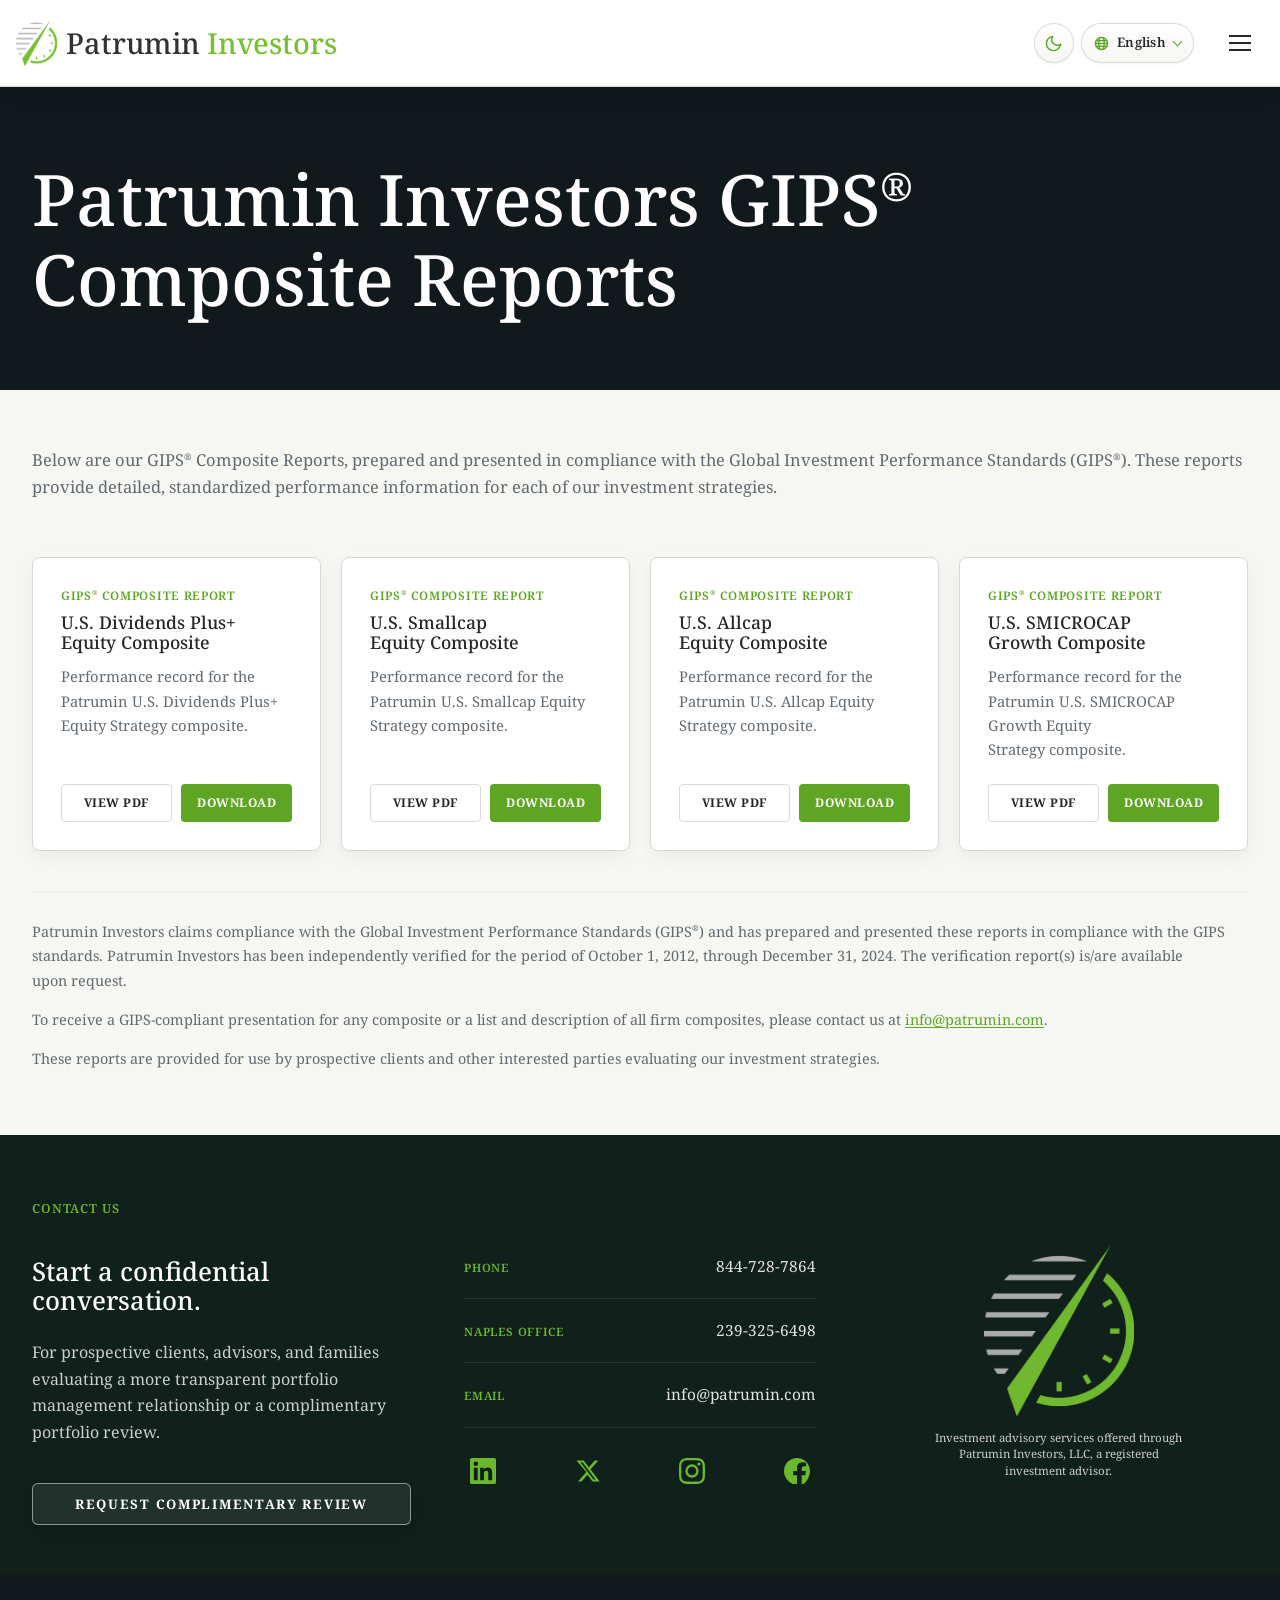
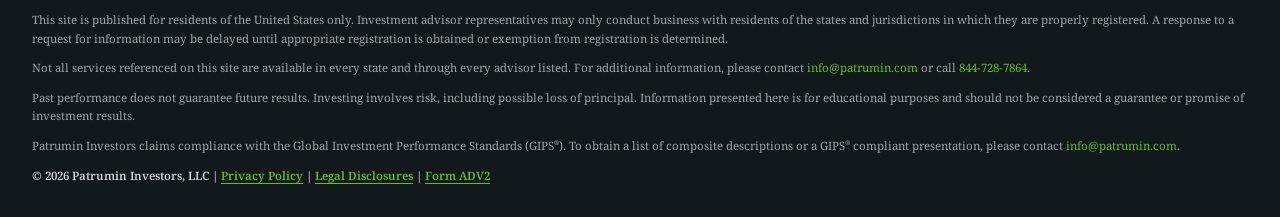
<file: gips.html>
<!DOCTYPE html>

<html lang="en">
<head>
<meta charset="utf-8"/>
<meta content="width=device-width, initial-scale=1" name="viewport"/>
<title>GIPS® Composite Reports | Patrumin Investors</title>
<meta content="Access Patrumin Investors GIPS® verified composite performance reports for all core equity strategies." name="description"/>
<link rel="stylesheet" href="styles.css?v=52">
<script>
/* Theme boot — runs before first paint so there is no flash.
   An explicit choice in localStorage wins; otherwise the OS/browser
   preference is honoured; otherwise light. */
(function () {
  try {
    var t = localStorage.getItem("patrumin-theme");
    if (t !== "dark" && t !== "light") {
      t = window.matchMedia("(prefers-color-scheme: dark)").matches ? "dark" : "light";
    }
    document.documentElement.setAttribute("data-theme", t);
  } catch (e) {
    document.documentElement.setAttribute("data-theme", "light");
  }
})();
</script>
</head>
<body>
<a class="skip-link" data-i18n="skip" href="#main">Skip to content</a>
<header class="site-header">
<nav aria-label="Primary navigation" class="main-nav">
<a aria-label="Patrumin Investors home" class="brand" href="index.html">
<img class="brand__mark" alt="" src="assets/patrumin-mark-hd.png"/>
<span class="brand__name"><span class="brand__name--dark">Patrumin</span> <span class="brand__name--green">Investors</span></span>
</a>
<button aria-controls="site-menu" aria-expanded="false" class="nav-toggle" type="button">
<span class="nav-toggle__line"></span>
<span class="nav-toggle__line"></span>
<span class="nav-toggle__line"></span>
<span class="sr-only" data-i18n="navMenuLabel">Menu</span>
</button>
<div class="nav-links" id="site-menu">
<a data-i18n="navPhilosophy" href="index.html#philosophy">Investment Philosophy</a>
<div class="nav-item nav-item--has-menu">
<a class="nav-trigger" data-i18n="navStrategies" href="strategies.html">Equity Strategies</a>
<div aria-label="Equity investment strategies" class="nav-menu">
<a data-i18n="navSmallcap" href="strategies.html#strategy-smallcap">U.S. Smallcap Equity</a>
<a data-i18n="navDividends" href="strategies.html#strategy-dividends-plus">U.S. Dividends Plus+</a>
<a data-i18n="navAllcap" href="strategies.html#strategy-allcap">U.S. Allcap Equity</a>
<a data-i18n="navSmicrocap" href="strategies.html#strategy-smicrocap">U.S. SMICROCAP Growth</a>
<a data-i18n="navBalancedEqIncome" href="strategies.html#strategy-balanced-equity-income">Custom Balanced Equity-Income</a>
<a data-i18n="navCustomBalanced" href="strategies.html#strategy-custom-balanced">Custom Balanced</a>
</div>
</div>
<a data-i18n="navCapabilities" href="capabilities.html">Capabilities</a>
<a data-i18n="navGipsComposite" href="gips.html">GIPS<sup class="reg">®</sup> Reports</a>
<a data-i18n="navPerformance" href="performance.html">Equity Performance</a>
<a data-i18n="navInsights" href="insights.html">Insights</a>
<a data-i18n="navAbout" href="about.html">About</a>
<a data-i18n="navContact" href="#contact">Contact Us</a>
</div>
<div aria-label="Utilities" class="nav-aux">
<button class="theme-toggle" type="button" data-theme-toggle aria-label="Switch to dark mode" title="Switch to dark mode">
<svg class="theme-toggle__moon" aria-hidden="true" viewBox="0 0 24 24" fill="none" stroke="currentColor" stroke-width="1.8" stroke-linecap="round" stroke-linejoin="round"><path d="M21 12.8A9 9 0 1 1 11.2 3a7 7 0 0 0 9.8 9.8z"></path></svg>
<svg class="theme-toggle__sun" aria-hidden="true" viewBox="0 0 24 24" fill="none" stroke="currentColor" stroke-width="1.8" stroke-linecap="round" stroke-linejoin="round"><circle cx="12" cy="12" r="4.2"></circle><path d="M12 2.2v2.4M12 19.4v2.4M4.1 4.1l1.7 1.7M18.2 18.2l1.7 1.7M2.2 12h2.4M19.4 12h2.4M4.1 19.9l1.7-1.7M18.2 5.8l1.7-1.7"></path></svg>
</button>
<label class="language-switch" for="language-select">
<svg aria-hidden="true" class="lang-globe" fill="none" height="13" stroke="currentColor" stroke-width="1.5" viewbox="0 0 16 16" width="13"><circle cx="8" cy="8" r="6.5"></circle><ellipse cx="8" cy="8" rx="2.9" ry="6.5"></ellipse><line x1="1.5" x2="14.5" y1="8" y2="8"></line><line x1="2" x2="14" y1="5" y2="5"></line><line x1="2" x2="14" y1="11" y2="11"></line></svg>
<span aria-hidden="true" class="language-switch__label">English</span>
<select aria-label="Select language" id="language-select">
<option value="en">English</option>
<option value="zh">中文</option>
<option value="es">Español</option>
<option value="fr">Français</option>
<option value="ja">日本語</option>
</select>
</label>
</div>
</nav>
</header>
<main id="main">
<section class="page-hero">
<div class="section-shell">
<h1 data-i18n="pageTitleGips">Patrumin Investors GIPS<sup class="reg">®</sup> Composite Reports</h1>
</div>
</section>
<section aria-labelledby="gips-composite-title" class="gips-composite section-padding" id="gips-composite">
<div class="section-shell">
<div class="section-heading section-heading--full">
<h2 class="sr-only" data-i18n="gipsCompositeHeading" id="gips-composite-title">GIPS<sup class="reg">®</sup> Composite Reports</h2>
<p data-i18n="gipsIntro">Below are our GIPS<sup class="reg">®</sup> Composite Reports, prepared and presented in compliance with the Global Investment Performance Standards (GIPS<sup class="reg">®</sup>). These reports provide detailed, standardized performance information for each of our investment strategies.</p>
</div>
<div class="gips-reports-grid" data-i18n-html="gipsCards">
<div class="gips-report-item">
<p class="card-kicker">GIPS<sup class="reg">®</sup> Composite Report</p>
<h3>U.S. Dividends Plus+ Equity Composite</h3>
<p class="gips-report-desc">Performance record for the Patrumin U.S. Dividends Plus+ Equity Strategy composite.</p>
<div class="gips-report-actions">
<button class="button button--outline" onclick="openGipsModal('U.S. Dividends Plus+ Equity Composite', '#', 'view')">View PDF</button>
<button class="button button--primary" onclick="openGipsModal('U.S. Dividends Plus+ Equity Composite', '#', 'download')">Download</button>
</div>
</div>
<div class="gips-report-item">
<p class="card-kicker">GIPS<sup class="reg">®</sup> Composite Report</p>
<h3>U.S. Smallcap Equity Composite</h3>
<p class="gips-report-desc">Performance record for the Patrumin U.S. Smallcap Equity Strategy composite.</p>
<div class="gips-report-actions">
<button class="button button--outline" onclick="openGipsModal('U.S. Smallcap Equity Composite', '#', 'view')">View PDF</button>
<button class="button button--primary" onclick="openGipsModal('U.S. Smallcap Equity Composite', '#', 'download')">Download</button>
</div>
</div>
<div class="gips-report-item">
<p class="card-kicker">GIPS<sup class="reg">®</sup> Composite Report</p>
<h3>U.S. Allcap Equity Composite</h3>
<p class="gips-report-desc">Performance record for the Patrumin U.S. Allcap Equity Strategy composite.</p>
<div class="gips-report-actions">
<button class="button button--outline" onclick="openGipsModal('U.S. Allcap Equity Composite', '#', 'view')">View PDF</button>
<button class="button button--primary" onclick="openGipsModal('U.S. Allcap Equity Composite', '#', 'download')">Download</button>
</div>
</div>
<div class="gips-report-item">
<p class="card-kicker">GIPS<sup class="reg">®</sup> Composite Report</p>
<h3>U.S. SMICROCAP Growth Composite</h3>
<p class="gips-report-desc">Performance record for the Patrumin U.S. SMICROCAP Growth Equity Strategy composite.</p>
<div class="gips-report-actions">
<button class="button button--outline" onclick="openGipsModal('U.S. SMICROCAP Growth Composite', '#', 'view')">View PDF</button>
<button class="button button--primary" onclick="openGipsModal('U.S. SMICROCAP Growth Composite', '#', 'download')">Download</button>
</div>
</div>
</div>
<div class="gips-notes" data-i18n-html="gipsNotes">
<p>Patrumin Investors claims compliance with the Global Investment Performance Standards (GIPS<sup class="reg">®</sup>) and has prepared and presented these reports in compliance with the GIPS standards. Patrumin Investors has been independently verified for the period of October 1, 2012, through December 31, 2024. The verification report(s) is/are available upon request.</p>
<p>To receive a GIPS-compliant presentation for any composite or a list and description of all firm composites, please contact us at <a href="mailto:info@patrumin.com">info@patrumin.com</a>.</p>
<p>These reports are provided for use by prospective clients and other interested parties evaluating our investment strategies.</p>
</div>
</div>
</section>
<section aria-labelledby="contact-title" class="contact section-padding" id="contact">
<div class="section-shell contact__grid">
<div>
<p class="eyebrow" data-i18n="contactEyebrow">Contact Us</p>
<h2 data-i18n="contactTitle" id="contact-title">Start a confidential conversation.</h2>
<p data-i18n="contactBlurb">
              For prospective clients, advisors, and families evaluating a more
              transparent portfolio management relationship or a complimentary
              portfolio review.
            </p>
<a class="button button--primary" href="mailto:info@patrumin.com?subject=Patrumin%20Portfolio%20Review%20Request"><span data-i18n="contactCta">Request Complimentary Review</span></a>
</div>
<div aria-label="Contact options" class="contact-actions">
<a class="contact-link" href="tel:+18447287864">
<span data-i18n="contactPhoneLabel">Phone</span>
              844-728-7864
            </a>
<a class="contact-link" href="tel:+12393256498">
<span data-i18n="contactOfficeLabel">Naples Office</span>
              239-325-6498
            </a>
<a class="contact-link" href="mailto:info@patrumin.com">
<span data-i18n="contactEmailLabel">Email</span>
              info@patrumin.com
            </a>
<div aria-label="Social media links" class="contact-social">
<a aria-label="Patrumin Investors on LinkedIn" class="social-btn linkedin" href="https://www.linkedin.com/company/10127582" rel="noopener noreferrer" target="_blank">
<svg aria-hidden="true" fill="currentColor" height="22" viewbox="0 0 24 24" width="22"><path d="M20.447 20.452h-3.554v-5.569c0-1.328-.027-3.037-1.852-3.037-1.853 0-2.136 1.445-2.136 2.939v5.667H9.351V9h3.414v1.561h.046c.477-.9 1.637-1.85 3.37-1.85 3.601 0 4.267 2.37 4.267 5.455v6.286zM5.337 7.433a2.062 2.062 0 01-2.063-2.065 2.064 2.064 0 112.063 2.065zm1.782 13.019H3.555V9h3.564v11.452zM22.225 0H1.771C.792 0 0 .774 0 1.729v20.542C0 23.227.792 24 1.771 24h20.451C23.2 24 24 23.227 24 22.271V1.729C24 .774 23.2 0 22.222 0h.003z"></path></svg>
</a>
<a aria-label="Patrumin Investors on X" class="social-btn x-corp" href="https://x.com/Patrumin" rel="noopener noreferrer" target="_blank">
<svg aria-hidden="true" fill="currentColor" height="22" viewbox="0 0 24 24" width="22"><path d="M18.244 2.25h3.308l-7.227 8.26 8.502 11.24H16.17l-4.714-6.231-5.401 6.231H2.748l7.73-8.835L1.254 2.25H8.08l4.713 6.231zm-1.161 17.52h1.833L7.084 4.126H5.117z"></path></svg>
</a>
<a aria-label="Patrumin Investors on Instagram" class="social-btn instagram" href="https://www.instagram.com/patrumininvestors" rel="noopener noreferrer" target="_blank">
<svg aria-hidden="true" fill="url(#ig-gradient)" height="22" viewbox="0 0 24 24" width="22"><defs><radialGradient id="ig-gradient" cx="0.3" cy="1.07" r="1.35"><stop offset="0" stop-color="#fdf497"/><stop offset="0.05" stop-color="#fdf497"/><stop offset="0.45" stop-color="#fd5949"/><stop offset="0.6" stop-color="#d6249f"/><stop offset="0.9" stop-color="#285AEB"/></radialGradient></defs><path d="M12 0C8.74 0 8.333.015 7.053.072 5.775.132 4.905.333 4.14.63c-.789.306-1.459.717-2.126 1.384S.935 3.35.63 4.14C.333 4.905.131 5.775.072 7.053.012 8.333 0 8.74 0 12c0 3.259.014 3.668.072 4.948.06 1.277.261 2.148.558 2.913.306.788.717 1.459 1.384 2.126.667.666 1.336 1.079 2.126 1.384.766.296 1.636.499 2.913.558C8.333 23.988 8.74 24 12 24c3.259 0 3.668-.014 4.948-.072 1.277-.06 2.148-.262 2.913-.558.788-.306 1.459-.718 2.126-1.384.666-.667 1.079-1.335 1.384-2.126.296-.765.499-1.636.558-2.913.06-1.28.072-1.689.072-4.948 0-3.259-.014-3.667-.072-4.947-.06-1.277-.262-2.149-.558-2.913-.306-.789-.718-1.459-1.384-2.126C21.319 1.347 20.651.935 19.86.63c-.765-.297-1.636-.499-2.913-.558C15.667.012 15.26 0 12 0zm0 2.16c3.203 0 3.585.016 4.85.071 1.17.055 1.805.249 2.227.415.562.217.96.477 1.382.896.419.42.679.819.896 1.381.164.422.36 1.057.413 2.227.057 1.266.07 1.646.07 4.85s-.015 3.585-.074 4.85c-.061 1.17-.256 1.805-.421 2.227-.224.562-.479.96-.899 1.382-.419.419-.824.679-1.38.896-.42.164-1.065.36-2.235.413-1.274.057-1.649.07-4.859.07-3.211 0-3.586-.015-4.859-.074-1.171-.061-1.816-.256-2.236-.421-.569-.224-.96-.479-1.379-.899-.421-.419-.69-.824-.9-1.38-.165-.42-.359-1.065-.42-2.235-.045-1.26-.061-1.649-.061-4.844 0-3.196.016-3.586.061-4.861.061-1.17.255-1.814.42-2.234.21-.57.479-.96.9-1.381.419-.419.81-.689 1.379-.898.42-.166 1.051-.361 2.221-.421 1.275-.045 1.65-.06 4.859-.06l.045.03zm0 3.678a6.162 6.162 0 100 12.324 6.162 6.162 0 000-12.324zM12 16c-2.21 0-4-1.79-4-4s1.79-4 4-4 4 1.79 4 4-1.79 4-4 4zm7.846-10.405a1.441 1.441 0 01-2.88 0 1.44 1.44 0 012.88 0z"></path></svg>
</a>
<a aria-label="Patrumin Investors on Facebook" class="social-btn facebook" href="https://www.facebook.com/patrumin" rel="noopener noreferrer" target="_blank">
<svg aria-hidden="true" fill="currentColor" height="22" viewbox="0 0 24 24" width="22"><path d="M24 12.073c0-6.627-5.373-12-12-12s-12 5.373-12 12c0 5.99 4.388 11.954 12 12.873v-9.107H8.468V12.06h3.532V9.39c0-3.487 2.078-5.415 5.253-5.415 1.522 0 3.114.272 3.114.272v3.427h-1.754c-1.726 0-2.265 1.072-2.265 2.17v2.21h3.85l-.615 3.807h-3.235v9.108C19.612 24.027 24 18.062 24 12.073z"></path></svg>
</a>
</div>
</div>
<div class="contact-brand">
<img alt="Patrumin Investors" class="contact-brand__mark" src="assets/patrumin-mark-hd.png"/>
<p class="contact-brand__note" data-i18n="footerAdvisory">Investment advisory services offered through Patrumin Investors, LLC, a registered investment advisor.</p>
</div>
</div>
</section>
</main>
<footer class="site-footer">
<div class="section-shell footer-disclosures" data-i18n-html="footerDisclosures">
<p>This site is published for residents of the United States only. Investment advisor representatives may only conduct business with residents of the states and jurisdictions in which they are properly registered. A response to a request for information may be delayed until appropriate registration is obtained or exemption from registration is determined.</p>
<p>Not all services referenced on this site are available in every state and through every advisor listed. For additional information, please contact <a href="mailto:info@patrumin.com">info@patrumin.com</a> or call <a href="tel:+18447287864">844-728-7864</a>.</p>
<p>Past performance does not guarantee future results. Investing involves risk, including possible loss of principal. Information presented here is for educational purposes and should not be considered a guarantee or promise of investment results.</p>
<p>Patrumin Investors claims compliance with the Global Investment Performance Standards (GIPS<sup class="reg">®</sup>). To obtain a list of composite descriptions or a GIPS<sup class="reg">®</sup> compliant presentation, please contact <a href="mailto:info@patrumin.com">info@patrumin.com</a>.</p>
<p class="footer-meta">© 2026 Patrumin Investors, LLC | <a href="privacy.html">Privacy Policy</a> | <a href="legal.html">Legal Disclosures</a> | <a href="https://www.patrumin.com/form-adv" rel="noopener" target="_blank">Form ADV2</a></p>
</div>
</footer>
<!-- GIPS<sup class="reg">®</sup> Email Capture Modal -->
<div aria-hidden="true" aria-labelledby="gips-modal-title" aria-modal="true" class="gips-modal" id="gips-modal" role="dialog">
<div class="gips-modal__backdrop" onclick="closeGipsModal()"></div>
<div class="gips-modal__box" role="document">
<button aria-label="Close dialog" class="gips-modal__close" onclick="closeGipsModal()">×</button>
<p class="card-kicker" id="gips-modal-report-name"></p>
<h3 data-i18n="gipsModalTitle" id="gips-modal-title">Access GIPS<sup class="reg">®</sup> Composite Report</h3>
<p class="gips-modal__desc" data-i18n="gipsModalDesc">Please provide your contact information. Patrumin Investors maintains a record of all composite report distributions as required under GIPS<sup class="reg">®</sup> standards.</p>
<form id="gips-download-form" novalidate="">
<div class="gips-modal__field">
<label data-i18n="gipsModalNameLabel" for="gips-name">Full Name <span aria-hidden="true" class="gips-modal__req">*</span></label>
<input autocomplete="name" id="gips-name" placeholder="First and last name" required="" type="text"/>
</div>
<div class="gips-modal__field">
<label data-i18n="gipsModalEmailLabel" for="gips-email">Email Address <span aria-hidden="true" class="gips-modal__req">*</span></label>
<input autocomplete="email" id="gips-email" placeholder="your@email.com" required="" type="email"/>
</div>
<button class="button button--primary gips-modal__submit" data-i18n="gipsModalSubmit" type="submit">Access Report</button>
<p class="gips-modal__privacy" data-i18n="gipsModalPrivacy">By submitting this form, you agree to receive communications from Patrumin Investors regarding its services. We will never sell your personal information to third parties. A record of this submission is retained as required under GIPS<sup class="reg">®</sup> standards.</p>
</form>
<div class="gips-modal__success" id="gips-modal-success" style="display:none;">
<p data-i18n="gipsModalThanks"><strong>Thanks for your interest!</strong></p>
<div class="gips-modal__check">✓</div>
<p class="gips-modal__note" id="gips-modal-note"></p>
<button class="button button--primary gips-modal__submit" data-i18n="gipsModalClose" onclick="closeGipsModal()">Close</button>
</div>
</div>
</div>
<script src="script.js?v=26"></script></body></html>
</file>
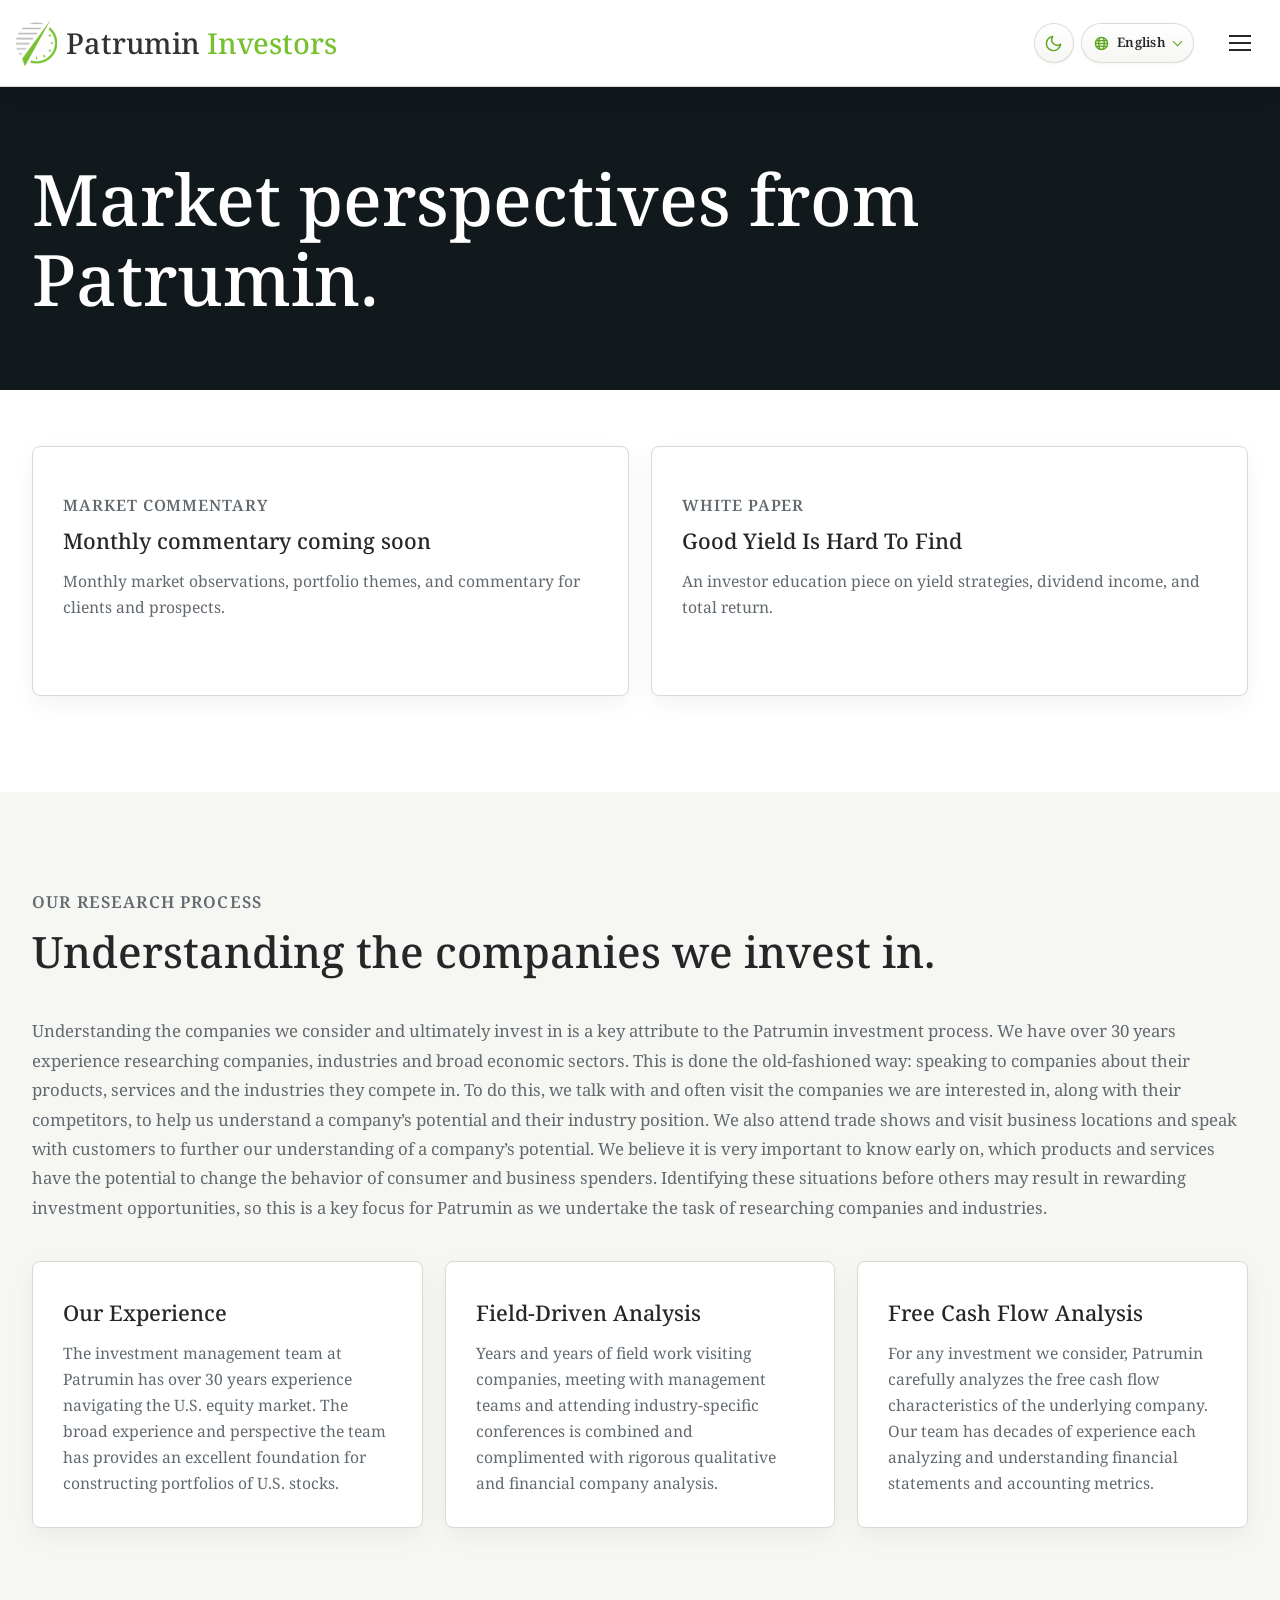
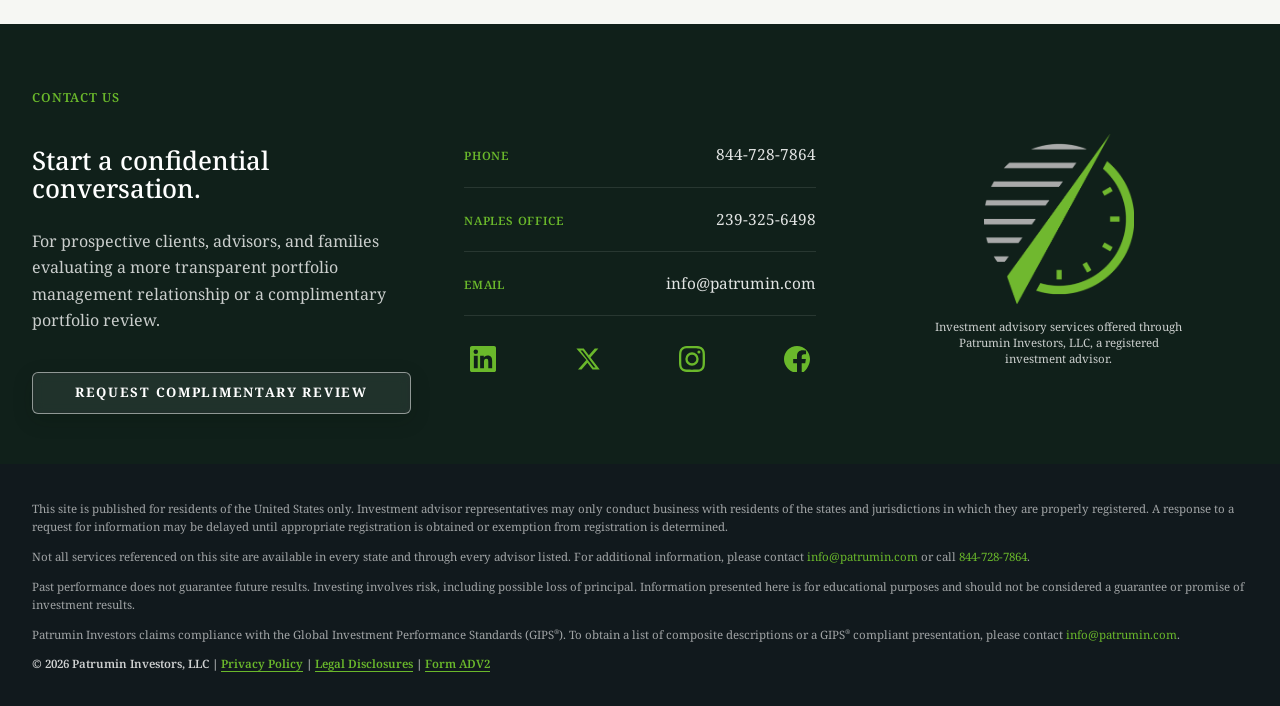
<file: insights.html>
<!doctype html>
<html lang="en">
  <head>
    <meta charset="utf-8">
    <meta name="viewport" content="width=device-width, initial-scale=1">
    <title>Investor Insights | Patrumin Investors</title>
    <meta name="description" content="Market commentary, white papers, and investor education from Patrumin Investors.">
    <link rel="stylesheet" href="styles.css?v=52">
  <script>
/* Theme boot — runs before first paint so there is no flash.
   An explicit choice in localStorage wins; otherwise the OS/browser
   preference is honoured; otherwise light. */
(function () {
  try {
    var t = localStorage.getItem("patrumin-theme");
    if (t !== "dark" && t !== "light") {
      t = window.matchMedia("(prefers-color-scheme: dark)").matches ? "dark" : "light";
    }
    document.documentElement.setAttribute("data-theme", t);
  } catch (e) {
    document.documentElement.setAttribute("data-theme", "light");
  }
})();
</script>
</head>
  <body>
    <a class="skip-link" data-i18n="skip" href="#main">Skip to content</a>

    <header class="site-header">
      <nav class="main-nav" aria-label="Primary navigation">
        <a aria-label="Patrumin Investors home" class="brand" href="index.html">
<img class="brand__mark" alt="" src="assets/patrumin-mark-hd.png"/>
<span class="brand__name"><span class="brand__name--dark">Patrumin</span> <span class="brand__name--green">Investors</span></span>
</a>

        <button class="nav-toggle" type="button" aria-expanded="false" aria-controls="site-menu">
          <span class="nav-toggle__line"></span>
          <span class="nav-toggle__line"></span>
          <span class="nav-toggle__line"></span>
          <span class="sr-only" data-i18n="navMenuLabel">Menu</span>
        </button>

        <div class="nav-links" id="site-menu">
          <a data-i18n="navPhilosophy" href="index.html#philosophy">Investment Philosophy</a>
<div class="nav-item nav-item--has-menu">
            <a class="nav-trigger" href="strategies.html" data-i18n="navStrategies">Equity Strategies</a>
            <div class="nav-menu" aria-label="Equity investment strategies">
              <a href="strategies.html#strategy-smallcap" data-i18n="navSmallcap">U.S. Smallcap Equity</a>
              <a href="strategies.html#strategy-dividends-plus" data-i18n="navDividends">U.S. Dividends Plus+</a>
              <a href="strategies.html#strategy-allcap" data-i18n="navAllcap">U.S. Allcap Equity</a>
              <a href="strategies.html#strategy-smicrocap" data-i18n="navSmicrocap">U.S. SMICROCAP Growth</a>
              <a href="strategies.html#strategy-balanced-equity-income" data-i18n="navBalancedEqIncome">Custom Balanced Equity-Income</a>
              <a href="strategies.html#strategy-custom-balanced" data-i18n="navCustomBalanced">Custom Balanced</a>
            </div>
          </div>
          <a href="capabilities.html" data-i18n="navCapabilities">Capabilities</a>
          <a href="gips.html" data-i18n="navGipsComposite">GIPS<sup class="reg">&reg;</sup> Reports</a>
          <a href="performance.html" data-i18n="navPerformance">Equity Performance</a>
          <a href="insights.html" data-i18n="navInsights">Insights</a>
          <a href="about.html" data-i18n="navAbout">About</a>
<a href="#contact" data-i18n="navContact">Contact Us</a>
        </div>

        <div class="nav-aux" aria-label="Utilities">
          <button class="theme-toggle" type="button" data-theme-toggle aria-label="Switch to dark mode" title="Switch to dark mode">
<svg class="theme-toggle__moon" aria-hidden="true" viewBox="0 0 24 24" fill="none" stroke="currentColor" stroke-width="1.8" stroke-linecap="round" stroke-linejoin="round"><path d="M21 12.8A9 9 0 1 1 11.2 3a7 7 0 0 0 9.8 9.8z"></path></svg>
<svg class="theme-toggle__sun" aria-hidden="true" viewBox="0 0 24 24" fill="none" stroke="currentColor" stroke-width="1.8" stroke-linecap="round" stroke-linejoin="round"><circle cx="12" cy="12" r="4.2"></circle><path d="M12 2.2v2.4M12 19.4v2.4M4.1 4.1l1.7 1.7M18.2 18.2l1.7 1.7M2.2 12h2.4M19.4 12h2.4M4.1 19.9l1.7-1.7M18.2 5.8l1.7-1.7"></path></svg>
</button>
<label class="language-switch" for="language-select">
            <svg class="lang-globe" viewBox="0 0 16 16" width="13" height="13" fill="none" stroke="currentColor" stroke-width="1.5" aria-hidden="true"><circle cx="8" cy="8" r="6.5"/><ellipse cx="8" cy="8" rx="2.9" ry="6.5"/><line x1="1.5" y1="8" x2="14.5" y2="8"/><line x1="2" y1="5" x2="14" y2="5"/><line x1="2" y1="11" x2="14" y2="11"/></svg>
<span aria-hidden="true" class="language-switch__label">English</span>
            <select id="language-select" aria-label="Select language">
              <option value="en">English</option>
              <option value="zh">中文</option>
              <option value="es">Español</option>
              <option value="fr">Français</option>
              <option value="ja">日本語</option>
            </select>
          </label>
        </div>
      </nav>
    </header>

    <main id="main">
      <section class="page-hero">
        <div class="section-shell">
          <h1 data-i18n="pageTitleInsights">Market perspectives from Patrumin.</h1>
        </div>
      </section>

      <section class="insights section-padding" id="insights">
        <div class="section-shell">
          <div class="card-grid card-grid--two" data-i18n-html="insightsCards">
            <article class="insight-card">
              <p class="card-kicker">Market commentary</p>
              <h3>Monthly commentary coming soon</h3>
              <p>Monthly market observations, portfolio themes, and commentary for clients and prospects.</p>
            </article>

            <article class="insight-card">
              <p class="card-kicker">White paper</p>
              <h3>Good Yield Is Hard To Find</h3>
              <p>An investor education piece on yield strategies, dividend income, and total return.</p>
            </article>
          </div>
        </div>
      </section>

      <section class="section-padding" style="background:var(--off-white);" aria-labelledby="research-title">
        <div class="section-shell" data-i18n-html="researchProcess">
          <div class="section-heading section-heading--full">
            <p class="eyebrow">Our Research Process</p>
            <h2 id="research-title">Understanding the companies we invest in.</h2>
          </div>
          <div class="research-prose">
            <p>Understanding the companies we consider and ultimately invest in is a key attribute to the Patrumin investment process. We have over 30 years experience researching companies, industries and broad economic sectors. This is done the old-fashioned way: speaking to companies about their products, services and the industries they compete in. To do this, we talk with and often visit the companies we are interested in, along with their competitors, to help us understand a company&rsquo;s potential and their industry position. We also attend trade shows and visit business locations and speak with customers to further our understanding of a company&rsquo;s potential. We believe it is very important to know early on, which products and services have the potential to change the behavior of consumer and business spenders. Identifying these situations before others may result in rewarding investment opportunities, so this is a key focus for Patrumin as we undertake the task of researching companies and industries.</p>
          </div>
          <div class="card-grid card-grid--three research-cards">
            <article class="feature-card">
              <h3>Our Experience</h3>
              <p>The investment management team at Patrumin has over 30 years experience navigating the U.S. equity market. The broad experience and perspective the team has provides an excellent foundation for constructing portfolios of U.S. stocks.</p>
            </article>
            <article class="feature-card">
              <h3>Field-Driven Analysis</h3>
              <p>Years and years of field work visiting companies, meeting with management teams and attending industry-specific conferences is combined and complimented with rigorous qualitative and financial company analysis.</p>
            </article>
            <article class="feature-card">
              <h3>Free Cash Flow Analysis</h3>
              <p>For any investment we consider, Patrumin carefully analyzes the free cash flow characteristics of the underlying company. Our team has decades of experience each analyzing and understanding financial statements and accounting metrics.</p>
            </article>
          </div>
        </div>
      </section>

      <section class="contact section-padding" id="contact" aria-labelledby="contact-title">
        <div class="section-shell contact__grid">
          <div>
            <p class="eyebrow" data-i18n="contactEyebrow">Contact Us</p>
            <h2 data-i18n="contactTitle" id="contact-title">Start a confidential conversation.</h2>
            <p data-i18n="contactBlurb">
              For prospective clients, advisors, and families evaluating a more
              transparent portfolio management relationship or a complimentary
              portfolio review.
            </p>
<a class="button button--primary" href="mailto:info@patrumin.com?subject=Patrumin%20Portfolio%20Review%20Request"><span data-i18n="contactCta">Request Complimentary Review</span></a>
          </div>

          <div class="contact-actions" aria-label="Contact options">
            <a class="contact-link" href="tel:+18447287864">
              <span data-i18n="contactPhoneLabel">Phone</span>
              844-728-7864
            </a>
            <a class="contact-link" href="tel:+12393256498">
              <span data-i18n="contactOfficeLabel">Naples Office</span>
              239-325-6498
            </a>
            <a class="contact-link" href="mailto:info@patrumin.com">
              <span data-i18n="contactEmailLabel">Email</span>
              info@patrumin.com
            </a>
            <div aria-label="Social media links" class="contact-social">
<a aria-label="Patrumin Investors on LinkedIn" class="social-btn linkedin" href="https://www.linkedin.com/company/10127582" rel="noopener noreferrer" target="_blank">
<svg aria-hidden="true" fill="currentColor" height="22" viewbox="0 0 24 24" width="22"><path d="M20.447 20.452h-3.554v-5.569c0-1.328-.027-3.037-1.852-3.037-1.853 0-2.136 1.445-2.136 2.939v5.667H9.351V9h3.414v1.561h.046c.477-.9 1.637-1.85 3.37-1.85 3.601 0 4.267 2.37 4.267 5.455v6.286zM5.337 7.433a2.062 2.062 0 01-2.063-2.065 2.064 2.064 0 112.063 2.065zm1.782 13.019H3.555V9h3.564v11.452zM22.225 0H1.771C.792 0 0 .774 0 1.729v20.542C0 23.227.792 24 1.771 24h20.451C23.2 24 24 23.227 24 22.271V1.729C24 .774 23.2 0 22.222 0h.003z"></path></svg>
</a>
<a aria-label="Patrumin Investors on X" class="social-btn x-corp" href="https://x.com/Patrumin" rel="noopener noreferrer" target="_blank">
<svg aria-hidden="true" fill="currentColor" height="22" viewbox="0 0 24 24" width="22"><path d="M18.244 2.25h3.308l-7.227 8.26 8.502 11.24H16.17l-4.714-6.231-5.401 6.231H2.748l7.73-8.835L1.254 2.25H8.08l4.713 6.231zm-1.161 17.52h1.833L7.084 4.126H5.117z"></path></svg>
</a>
<a aria-label="Patrumin Investors on Instagram" class="social-btn instagram" href="https://www.instagram.com/patrumininvestors" rel="noopener noreferrer" target="_blank">
<svg aria-hidden="true" fill="url(#ig-gradient)" height="22" viewbox="0 0 24 24" width="22"><defs><radialGradient id="ig-gradient" cx="0.3" cy="1.07" r="1.35"><stop offset="0" stop-color="#fdf497"/><stop offset="0.05" stop-color="#fdf497"/><stop offset="0.45" stop-color="#fd5949"/><stop offset="0.6" stop-color="#d6249f"/><stop offset="0.9" stop-color="#285AEB"/></radialGradient></defs><path d="M12 0C8.74 0 8.333.015 7.053.072 5.775.132 4.905.333 4.14.63c-.789.306-1.459.717-2.126 1.384S.935 3.35.63 4.14C.333 4.905.131 5.775.072 7.053.012 8.333 0 8.74 0 12c0 3.259.014 3.668.072 4.948.06 1.277.261 2.148.558 2.913.306.788.717 1.459 1.384 2.126.667.666 1.336 1.079 2.126 1.384.766.296 1.636.499 2.913.558C8.333 23.988 8.74 24 12 24c3.259 0 3.668-.014 4.948-.072 1.277-.06 2.148-.262 2.913-.558.788-.306 1.459-.718 2.126-1.384.666-.667 1.079-1.335 1.384-2.126.296-.765.499-1.636.558-2.913.06-1.28.072-1.689.072-4.948 0-3.259-.014-3.667-.072-4.947-.06-1.277-.262-2.149-.558-2.913-.306-.789-.718-1.459-1.384-2.126C21.319 1.347 20.651.935 19.86.63c-.765-.297-1.636-.499-2.913-.558C15.667.012 15.26 0 12 0zm0 2.16c3.203 0 3.585.016 4.85.071 1.17.055 1.805.249 2.227.415.562.217.96.477 1.382.896.419.42.679.819.896 1.381.164.422.36 1.057.413 2.227.057 1.266.07 1.646.07 4.85s-.015 3.585-.074 4.85c-.061 1.17-.256 1.805-.421 2.227-.224.562-.479.96-.899 1.382-.419.419-.824.679-1.38.896-.42.164-1.065.36-2.235.413-1.274.057-1.649.07-4.859.07-3.211 0-3.586-.015-4.859-.074-1.171-.061-1.816-.256-2.236-.421-.569-.224-.96-.479-1.379-.899-.421-.419-.69-.824-.9-1.38-.165-.42-.359-1.065-.42-2.235-.045-1.26-.061-1.649-.061-4.844 0-3.196.016-3.586.061-4.861.061-1.17.255-1.814.42-2.234.21-.57.479-.96.9-1.381.419-.419.81-.689 1.379-.898.42-.166 1.051-.361 2.221-.421 1.275-.045 1.65-.06 4.859-.06l.045.03zm0 3.678a6.162 6.162 0 100 12.324 6.162 6.162 0 000-12.324zM12 16c-2.21 0-4-1.79-4-4s1.79-4 4-4 4 1.79 4 4-1.79 4-4 4zm7.846-10.405a1.441 1.441 0 01-2.88 0 1.44 1.44 0 012.88 0z"></path></svg>
</a>
<a aria-label="Patrumin Investors on Facebook" class="social-btn facebook" href="https://www.facebook.com/patrumin" rel="noopener noreferrer" target="_blank">
<svg aria-hidden="true" fill="currentColor" height="22" viewbox="0 0 24 24" width="22"><path d="M24 12.073c0-6.627-5.373-12-12-12s-12 5.373-12 12c0 5.99 4.388 11.954 12 12.873v-9.107H8.468V12.06h3.532V9.39c0-3.487 2.078-5.415 5.253-5.415 1.522 0 3.114.272 3.114.272v3.427h-1.754c-1.726 0-2.265 1.072-2.265 2.17v2.21h3.85l-.615 3.807h-3.235v9.108C19.612 24.027 24 18.062 24 12.073z"></path></svg>
</a>
</div>
          </div>
<div class="contact-brand">
<img alt="Patrumin Investors" class="contact-brand__mark" src="assets/patrumin-mark-hd.png"/>
<p class="contact-brand__note" data-i18n="footerAdvisory">Investment advisory services offered through Patrumin Investors, LLC, a registered investment advisor.</p>
</div>
        </div>
      </section>
    </main>

    <footer class="site-footer">
      <div class="section-shell footer-disclosures" data-i18n-html="footerDisclosures">
        <p>This site is published for residents of the United States only. Investment advisor representatives may only conduct business with residents of the states and jurisdictions in which they are properly registered. A response to a request for information may be delayed until appropriate registration is obtained or exemption from registration is determined.</p>
        <p>Not all services referenced on this site are available in every state and through every advisor listed. For additional information, please contact <a href="mailto:info@patrumin.com">info@patrumin.com</a> or call <a href="tel:+18447287864">844-728-7864</a>.</p>
        <p>Past performance does not guarantee future results. Investing involves risk, including possible loss of principal. Information presented here is for educational purposes and should not be considered a guarantee or promise of investment results.</p>
        <p>Patrumin Investors claims compliance with the Global Investment Performance Standards (GIPS<sup class="reg">&reg;</sup>). To obtain a list of composite descriptions or a GIPS<sup class="reg">&reg;</sup> compliant presentation, please contact <a href="mailto:info@patrumin.com">info@patrumin.com</a>.</p>
        <p class="footer-meta">&copy; 2026 Patrumin Investors, LLC | <a href="privacy.html">Privacy Policy</a> | <a href="legal.html">Legal Disclosures</a> | <a href="https://www.patrumin.com/form-adv" target="_blank" rel="noopener">Form ADV2</a></p>
      </div>
    </footer>

    <!-- GIPS<sup class="reg">®</sup> Email Capture Modal -->
    <div id="gips-modal" class="gips-modal" aria-hidden="true" role="dialog" aria-labelledby="gips-modal-title" aria-modal="true">
      <div class="gips-modal__backdrop" onclick="closeGipsModal()"></div>
      <div class="gips-modal__box" role="document">
        <button class="gips-modal__close" onclick="closeGipsModal()" aria-label="Close dialog">&times;</button>
        <p class="card-kicker" id="gips-modal-report-name"></p>
        <h3 data-i18n="gipsModalTitle" id="gips-modal-title">Access GIPS<sup class="reg">&reg;</sup> Composite Report</h3>
        <p class="gips-modal__desc" data-i18n="gipsModalDesc">Please provide your contact information. Patrumin Investors maintains a record of all composite report distributions as required under GIPS<sup class="reg">&reg;</sup> standards.</p>
        <form id="gips-download-form" novalidate>
          <div class="gips-modal__field">
            <label data-i18n="gipsModalNameLabel" for="gips-name">Full Name <span class="gips-modal__req" aria-hidden="true">*</span></label>
            <input type="text" id="gips-name" required autocomplete="name" placeholder="First and last name">
          </div>
          <div class="gips-modal__field">
            <label data-i18n="gipsModalEmailLabel" for="gips-email">Email Address <span class="gips-modal__req" aria-hidden="true">*</span></label>
            <input type="email" id="gips-email" required autocomplete="email" placeholder="your@email.com">
          </div>
          <button type="submit" class="button button--primary gips-modal__submit" data-i18n="gipsModalSubmit">Access Report</button>
          <p class="gips-modal__privacy" data-i18n="gipsModalPrivacy">By submitting this form, you agree to receive communications from Patrumin Investors regarding its services. We will never sell your personal information to third parties. A record of this submission is retained as required under GIPS<sup class="reg">®</sup> standards.</p>
        </form>
        <div id="gips-modal-success" class="gips-modal__success" style="display:none;">
          <p data-i18n="gipsModalThanks"><strong>Thanks for your interest!</strong></p>
<div class="gips-modal__check">&#10003;</div>
          <p id="gips-modal-note" class="gips-modal__note"></p>
          <button class="button button--primary gips-modal__submit" data-i18n="gipsModalClose" onclick="closeGipsModal()">Close</button>
        </div>
      </div>
    </div>

    <script src="script.js?v=26"></script>
  </body>
</html>
</file>
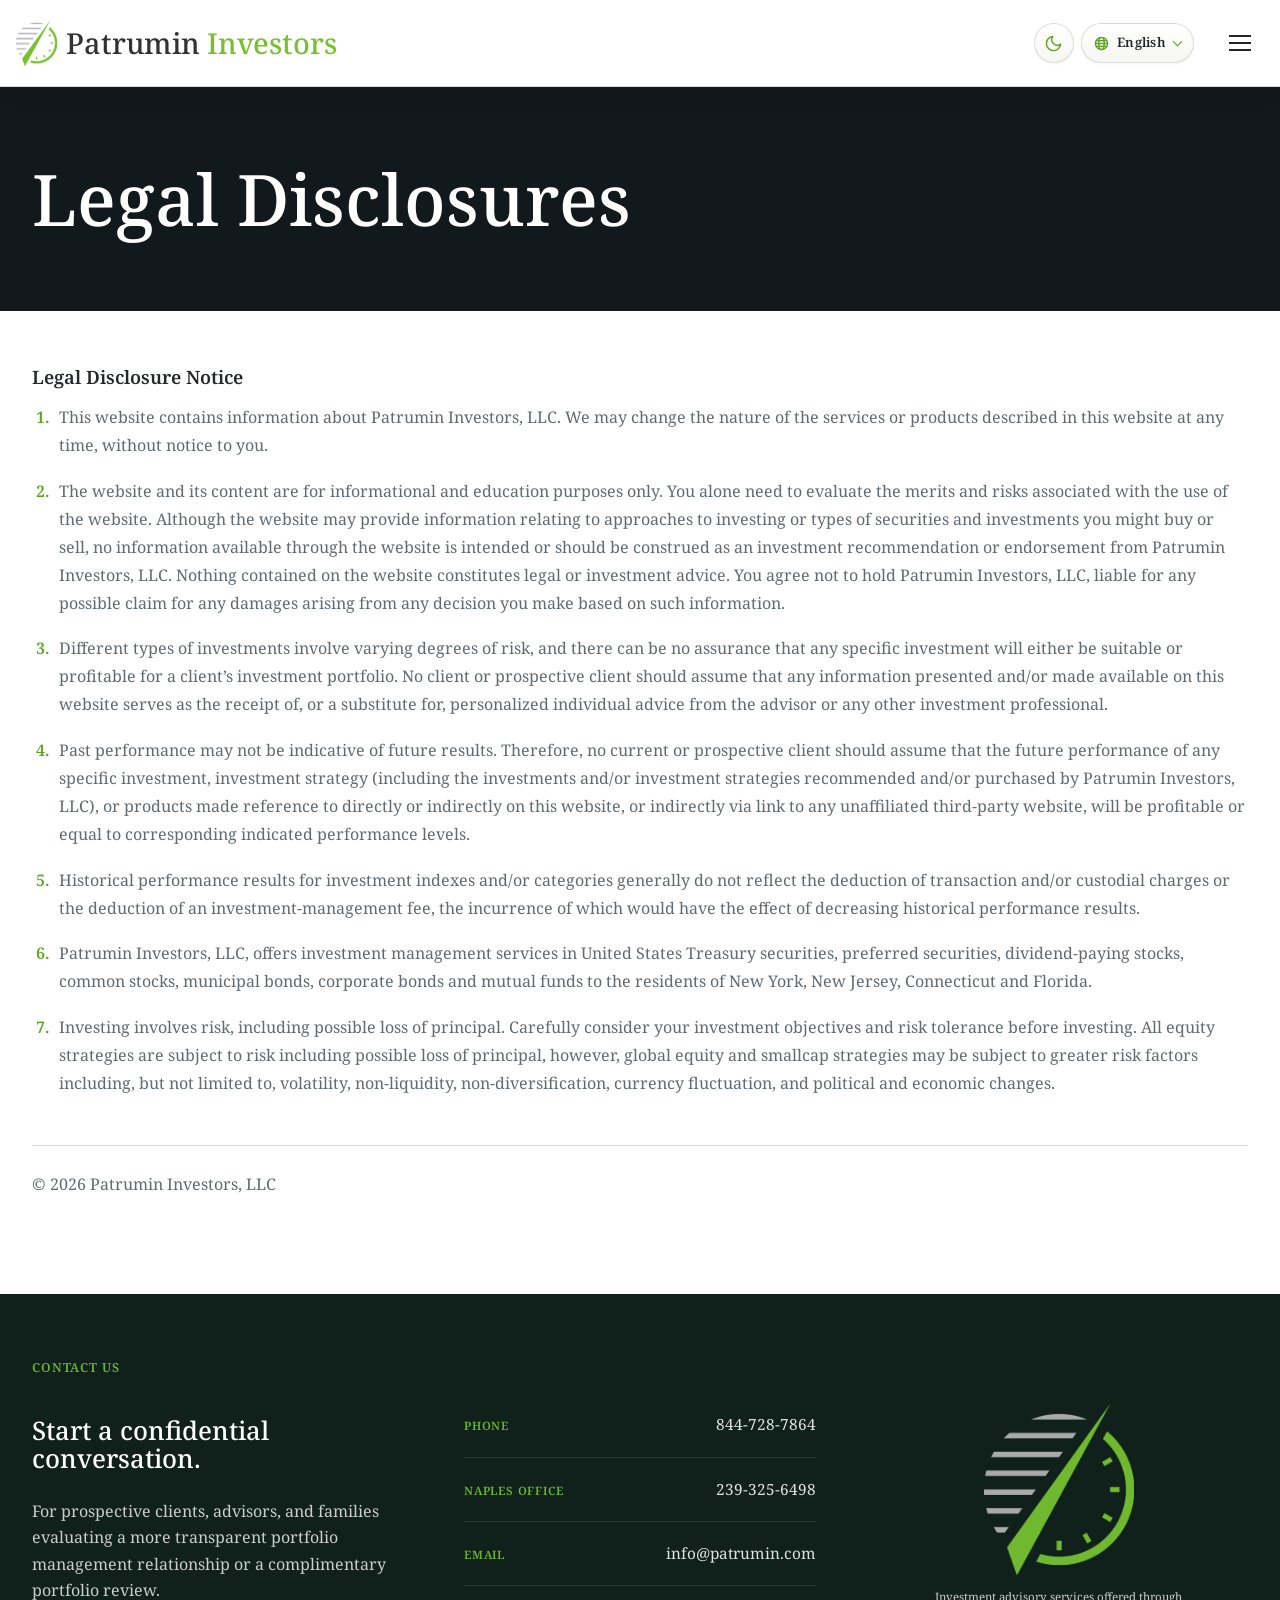
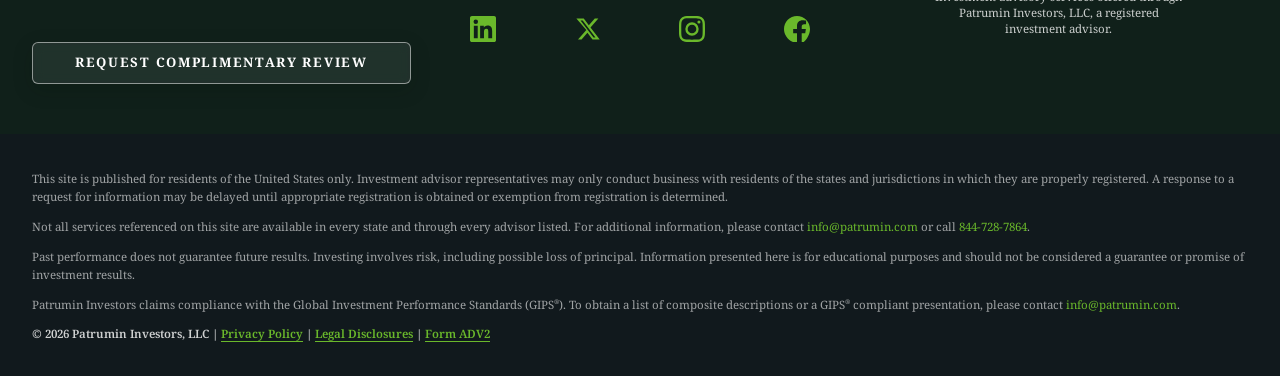
<file: legal.html>
<!doctype html>
<html lang="en">
  <head>
    <meta charset="utf-8">
    <meta name="viewport" content="width=device-width, initial-scale=1">
    <title>Legal Disclosures | Patrumin Investors</title>
    <meta name="description" content="Legal disclosure notice for Patrumin Investors, LLC, a registered investment advisor.">
    <link rel="stylesheet" href="styles.css?v=52">
  <script>
/* Theme boot — runs before first paint so there is no flash.
   An explicit choice in localStorage wins; otherwise the OS/browser
   preference is honoured; otherwise light. */
(function () {
  try {
    var t = localStorage.getItem("patrumin-theme");
    if (t !== "dark" && t !== "light") {
      t = window.matchMedia("(prefers-color-scheme: dark)").matches ? "dark" : "light";
    }
    document.documentElement.setAttribute("data-theme", t);
  } catch (e) {
    document.documentElement.setAttribute("data-theme", "light");
  }
})();
</script>
</head>
  <body>
    <a class="skip-link" data-i18n="skip" href="#main">Skip to content</a>

    <header class="site-header">
      <nav class="main-nav" aria-label="Primary navigation">
        <a aria-label="Patrumin Investors home" class="brand" href="index.html">
<img class="brand__mark" alt="" src="assets/patrumin-mark-hd.png"/>
<span class="brand__name"><span class="brand__name--dark">Patrumin</span> <span class="brand__name--green">Investors</span></span>
</a>

        <button class="nav-toggle" type="button" aria-expanded="false" aria-controls="site-menu">
          <span class="nav-toggle__line"></span>
          <span class="nav-toggle__line"></span>
          <span class="nav-toggle__line"></span>
          <span class="sr-only" data-i18n="navMenuLabel">Menu</span>
        </button>

        <div class="nav-links" id="site-menu">
          <a data-i18n="navPhilosophy" href="index.html#philosophy">Investment Philosophy</a>
<div class="nav-item nav-item--has-menu">
            <a class="nav-trigger" href="strategies.html" data-i18n="navStrategies">Equity Strategies</a>
            <div class="nav-menu" aria-label="Equity investment strategies">
              <a href="strategies.html#strategy-smallcap" data-i18n="navSmallcap">U.S. Smallcap Equity</a>
              <a href="strategies.html#strategy-dividends-plus" data-i18n="navDividends">U.S. Dividends Plus+</a>
              <a href="strategies.html#strategy-allcap" data-i18n="navAllcap">U.S. Allcap Equity</a>
              <a href="strategies.html#strategy-smicrocap" data-i18n="navSmicrocap">U.S. SMICROCAP Growth</a>
              <a href="strategies.html#strategy-balanced-equity-income" data-i18n="navBalancedEqIncome">Custom Balanced Equity-Income</a>
              <a href="strategies.html#strategy-custom-balanced" data-i18n="navCustomBalanced">Custom Balanced</a>
            </div>
          </div>
          <a href="capabilities.html" data-i18n="navCapabilities">Capabilities</a>
          <a href="gips.html" data-i18n="navGipsComposite">GIPS<sup class="reg">&reg;</sup> Reports</a>
          <a href="performance.html" data-i18n="navPerformance">Equity Performance</a>
          <a href="insights.html" data-i18n="navInsights">Insights</a>
          <a href="about.html" data-i18n="navAbout">About</a>
<a href="#contact" data-i18n="navContact">Contact Us</a>
        </div>

        <div class="nav-aux" aria-label="Utilities">
          <button class="theme-toggle" type="button" data-theme-toggle aria-label="Switch to dark mode" title="Switch to dark mode">
<svg class="theme-toggle__moon" aria-hidden="true" viewBox="0 0 24 24" fill="none" stroke="currentColor" stroke-width="1.8" stroke-linecap="round" stroke-linejoin="round"><path d="M21 12.8A9 9 0 1 1 11.2 3a7 7 0 0 0 9.8 9.8z"></path></svg>
<svg class="theme-toggle__sun" aria-hidden="true" viewBox="0 0 24 24" fill="none" stroke="currentColor" stroke-width="1.8" stroke-linecap="round" stroke-linejoin="round"><circle cx="12" cy="12" r="4.2"></circle><path d="M12 2.2v2.4M12 19.4v2.4M4.1 4.1l1.7 1.7M18.2 18.2l1.7 1.7M2.2 12h2.4M19.4 12h2.4M4.1 19.9l1.7-1.7M18.2 5.8l1.7-1.7"></path></svg>
</button>
<label class="language-switch" for="language-select">
            <svg class="lang-globe" viewBox="0 0 16 16" width="13" height="13" fill="none" stroke="currentColor" stroke-width="1.5" aria-hidden="true"><circle cx="8" cy="8" r="6.5"/><ellipse cx="8" cy="8" rx="2.9" ry="6.5"/><line x1="1.5" y1="8" x2="14.5" y2="8"/><line x1="2" y1="5" x2="14" y2="5"/><line x1="2" y1="11" x2="14" y2="11"/></svg>
<span aria-hidden="true" class="language-switch__label">English</span>
            <select id="language-select" aria-label="Select language">
              <option value="en">English</option>
              <option value="zh">中文</option>
              <option value="es">Español</option>
              <option value="fr">Français</option>
              <option value="ja">日本語</option>
            </select>
          </label>
        </div>
      </nav>
    </header>

    <main id="main">

      <section class="page-hero">
        <div class="section-shell">
          <h1 data-i18n="pageTitleLegal">Legal Disclosures</h1>
        </div>
      </section>

      <section class="section-padding" style="background:var(--surface-page);">
        <div class="section-shell">
          <div class="privacy-doc" data-i18n-html="legalDoc">

            <h2 style="margin-top:0;">Legal Disclosure Notice</h2>
            <ol class="legal-list">
              <li>This website contains information about Patrumin Investors, LLC. We may change the nature of the services or products described in this website at any time, without notice to you.</li>
              <li>The website and its content are for informational and education purposes only. You alone need to evaluate the merits and risks associated with the use of the website. Although the website may provide information relating to approaches to investing or types of securities and investments you might buy or sell, no information available through the website is intended or should be construed as an investment recommendation or endorsement from Patrumin Investors, LLC. Nothing contained on the website constitutes legal or investment advice. You agree not to hold Patrumin Investors, LLC, liable for any possible claim for any damages arising from any decision you make based on such information.</li>
              <li>Different types of investments involve varying degrees of risk, and there can be no assurance that any specific investment will either be suitable or profitable for a client&rsquo;s investment portfolio. No client or prospective client should assume that any information presented and/or made available on this website serves as the receipt of, or a substitute for, personalized individual advice from the advisor or any other investment professional.</li>
              <li>Past performance may not be indicative of future results. Therefore, no current or prospective client should assume that the future performance of any specific investment, investment strategy (including the investments and/or investment strategies recommended and/or purchased by Patrumin Investors, LLC), or products made reference to directly or indirectly on this website, or indirectly via link to any unaffiliated third-party website, will be profitable or equal to corresponding indicated performance levels.</li>
              <li>Historical performance results for investment indexes and/or categories generally do not reflect the deduction of transaction and/or custodial charges or the deduction of an investment-management fee, the incurrence of which would have the effect of decreasing historical performance results.</li>
              <li>Patrumin Investors, LLC, offers investment management services in United States Treasury securities, preferred securities, dividend-paying stocks, common stocks, municipal bonds, corporate bonds and mutual funds to the residents of New York, New Jersey, Connecticut and Florida.</li>
              <li>Investing involves risk, including possible loss of principal. Carefully consider your investment objectives and risk tolerance before investing. All equity strategies are subject to risk including possible loss of principal, however, global equity and smallcap strategies may be subject to greater risk factors including, but not limited to, volatility, non-liquidity, non-diversification, currency fluctuation, and political and economic changes.</li>
            </ol>
            <p class="privacy-copyright">&copy; 2026 Patrumin Investors, LLC</p>

          </div>
        </div>
      </section>
<section aria-labelledby="contact-title" class="contact section-padding" id="contact">
<div class="section-shell contact__grid">
<div>
<p class="eyebrow" data-i18n="contactEyebrow">Contact Us</p>
<h2 data-i18n="contactTitle" id="contact-title">Start a confidential conversation.</h2>
<p data-i18n="contactBlurb">For prospective clients, advisors, and families evaluating a more transparent portfolio management relationship or a complimentary portfolio review.</p>
<a class="button button--primary" href="mailto:info@patrumin.com?subject=Patrumin%20Portfolio%20Review%20Request"><span data-i18n="contactCta">Request Complimentary Review</span></a>
</div>
<div aria-label="Contact options" class="contact-actions">
<a class="contact-link" href="tel:+18447287864">
<span data-i18n="contactPhoneLabel">Phone</span>
              844-728-7864
            </a>
<a class="contact-link" href="tel:+12393256498">
<span data-i18n="contactOfficeLabel">Naples Office</span>
              239-325-6498
            </a>
<a class="contact-link" href="mailto:info@patrumin.com">
<span data-i18n="contactEmailLabel">Email</span>
              info@patrumin.com
            </a>
<div aria-label="Social media links" class="contact-social">
<a aria-label="Patrumin Investors on LinkedIn" class="social-btn linkedin" href="https://www.linkedin.com/company/10127582" rel="noopener noreferrer" target="_blank">
<svg aria-hidden="true" fill="currentColor" height="22" viewbox="0 0 24 24" width="22"><path d="M20.447 20.452h-3.554v-5.569c0-1.328-.027-3.037-1.852-3.037-1.853 0-2.136 1.445-2.136 2.939v5.667H9.351V9h3.414v1.561h.046c.477-.9 1.637-1.85 3.37-1.85 3.601 0 4.267 2.37 4.267 5.455v6.286zM5.337 7.433a2.062 2.062 0 01-2.063-2.065 2.064 2.064 0 112.063 2.065zm1.782 13.019H3.555V9h3.564v11.452zM22.225 0H1.771C.792 0 0 .774 0 1.729v20.542C0 23.227.792 24 1.771 24h20.451C23.2 24 24 23.227 24 22.271V1.729C24 .774 23.2 0 22.222 0h.003z"></path></svg>
</a>
<a aria-label="Patrumin Investors on X" class="social-btn x-corp" href="https://x.com/Patrumin" rel="noopener noreferrer" target="_blank">
<svg aria-hidden="true" fill="currentColor" height="22" viewbox="0 0 24 24" width="22"><path d="M18.244 2.25h3.308l-7.227 8.26 8.502 11.24H16.17l-4.714-6.231-5.401 6.231H2.748l7.73-8.835L1.254 2.25H8.08l4.713 6.231zm-1.161 17.52h1.833L7.084 4.126H5.117z"></path></svg>
</a>
<a aria-label="Patrumin Investors on Instagram" class="social-btn instagram" href="https://www.instagram.com/patrumininvestors" rel="noopener noreferrer" target="_blank">
<svg aria-hidden="true" fill="url(#ig-gradient)" height="22" viewbox="0 0 24 24" width="22"><defs><radialGradient id="ig-gradient" cx="0.3" cy="1.07" r="1.35"><stop offset="0" stop-color="#fdf497"/><stop offset="0.05" stop-color="#fdf497"/><stop offset="0.45" stop-color="#fd5949"/><stop offset="0.6" stop-color="#d6249f"/><stop offset="0.9" stop-color="#285AEB"/></radialGradient></defs><path d="M12 0C8.74 0 8.333.015 7.053.072 5.775.132 4.905.333 4.14.63c-.789.306-1.459.717-2.126 1.384S.935 3.35.63 4.14C.333 4.905.131 5.775.072 7.053.012 8.333 0 8.74 0 12c0 3.259.014 3.668.072 4.948.06 1.277.261 2.148.558 2.913.306.788.717 1.459 1.384 2.126.667.666 1.336 1.079 2.126 1.384.766.296 1.636.499 2.913.558C8.333 23.988 8.74 24 12 24c3.259 0 3.668-.014 4.948-.072 1.277-.06 2.148-.262 2.913-.558.788-.306 1.459-.718 2.126-1.384.666-.667 1.079-1.335 1.384-2.126.296-.765.499-1.636.558-2.913.06-1.28.072-1.689.072-4.948 0-3.259-.014-3.667-.072-4.947-.06-1.277-.262-2.149-.558-2.913-.306-.789-.718-1.459-1.384-2.126C21.319 1.347 20.651.935 19.86.63c-.765-.297-1.636-.499-2.913-.558C15.667.012 15.26 0 12 0zm0 2.16c3.203 0 3.585.016 4.85.071 1.17.055 1.805.249 2.227.415.562.217.96.477 1.382.896.419.42.679.819.896 1.381.164.422.36 1.057.413 2.227.057 1.266.07 1.646.07 4.85s-.015 3.585-.074 4.85c-.061 1.17-.256 1.805-.421 2.227-.224.562-.479.96-.899 1.382-.419.419-.824.679-1.38.896-.42.164-1.065.36-2.235.413-1.274.057-1.649.07-4.859.07-3.211 0-3.586-.015-4.859-.074-1.171-.061-1.816-.256-2.236-.421-.569-.224-.96-.479-1.379-.899-.421-.419-.69-.824-.9-1.38-.165-.42-.359-1.065-.42-2.235-.045-1.26-.061-1.649-.061-4.844 0-3.196.016-3.586.061-4.861.061-1.17.255-1.814.42-2.234.21-.57.479-.96.9-1.381.419-.419.81-.689 1.379-.898.42-.166 1.051-.361 2.221-.421 1.275-.045 1.65-.06 4.859-.06l.045.03zm0 3.678a6.162 6.162 0 100 12.324 6.162 6.162 0 000-12.324zM12 16c-2.21 0-4-1.79-4-4s1.79-4 4-4 4 1.79 4 4-1.79 4-4 4zm7.846-10.405a1.441 1.441 0 01-2.88 0 1.44 1.44 0 012.88 0z"></path></svg>
</a>
<a aria-label="Patrumin Investors on Facebook" class="social-btn facebook" href="https://www.facebook.com/patrumin" rel="noopener noreferrer" target="_blank">
<svg aria-hidden="true" fill="currentColor" height="22" viewbox="0 0 24 24" width="22"><path d="M24 12.073c0-6.627-5.373-12-12-12s-12 5.373-12 12c0 5.99 4.388 11.954 12 12.873v-9.107H8.468V12.06h3.532V9.39c0-3.487 2.078-5.415 5.253-5.415 1.522 0 3.114.272 3.114.272v3.427h-1.754c-1.726 0-2.265 1.072-2.265 2.17v2.21h3.85l-.615 3.807h-3.235v9.108C19.612 24.027 24 18.062 24 12.073z"></path></svg>
</a>
</div>
</div>
<div class="contact-brand">
<img alt="Patrumin Investors" class="contact-brand__mark" src="assets/patrumin-mark-hd.png"/>
<p class="contact-brand__note" data-i18n="footerAdvisory">Investment advisory services offered through Patrumin Investors, LLC, a registered investment advisor.</p>
</div>
</div>
</section>
</main>

    <footer class="site-footer">
      <div class="section-shell footer-disclosures" data-i18n-html="footerDisclosures">
        <p>This site is published for residents of the United States only. Investment advisor representatives may only conduct business with residents of the states and jurisdictions in which they are properly registered. A response to a request for information may be delayed until appropriate registration is obtained or exemption from registration is determined.</p>
        <p>Not all services referenced on this site are available in every state and through every advisor listed. For additional information, please contact <a href="mailto:info@patrumin.com">info@patrumin.com</a> or call <a href="tel:+18447287864">844-728-7864</a>.</p>
        <p>Past performance does not guarantee future results. Investing involves risk, including possible loss of principal. Information presented here is for educational purposes and should not be considered a guarantee or promise of investment results.</p>
        <p>Patrumin Investors claims compliance with the Global Investment Performance Standards (GIPS<sup class="reg">&reg;</sup>). To obtain a list of composite descriptions or a GIPS<sup class="reg">&reg;</sup> compliant presentation, please contact <a href="mailto:info@patrumin.com">info@patrumin.com</a>.</p>
        <p class="footer-meta">&copy; 2026 Patrumin Investors, LLC | <a href="privacy.html">Privacy Policy</a> | <a href="legal.html">Legal Disclosures</a> | <a href="https://www.patrumin.com/form-adv" target="_blank" rel="noopener">Form ADV2</a></p>
      </div>
    </footer>

    <script src="script.js?v=26"></script>
  </body>
</html>
</file>
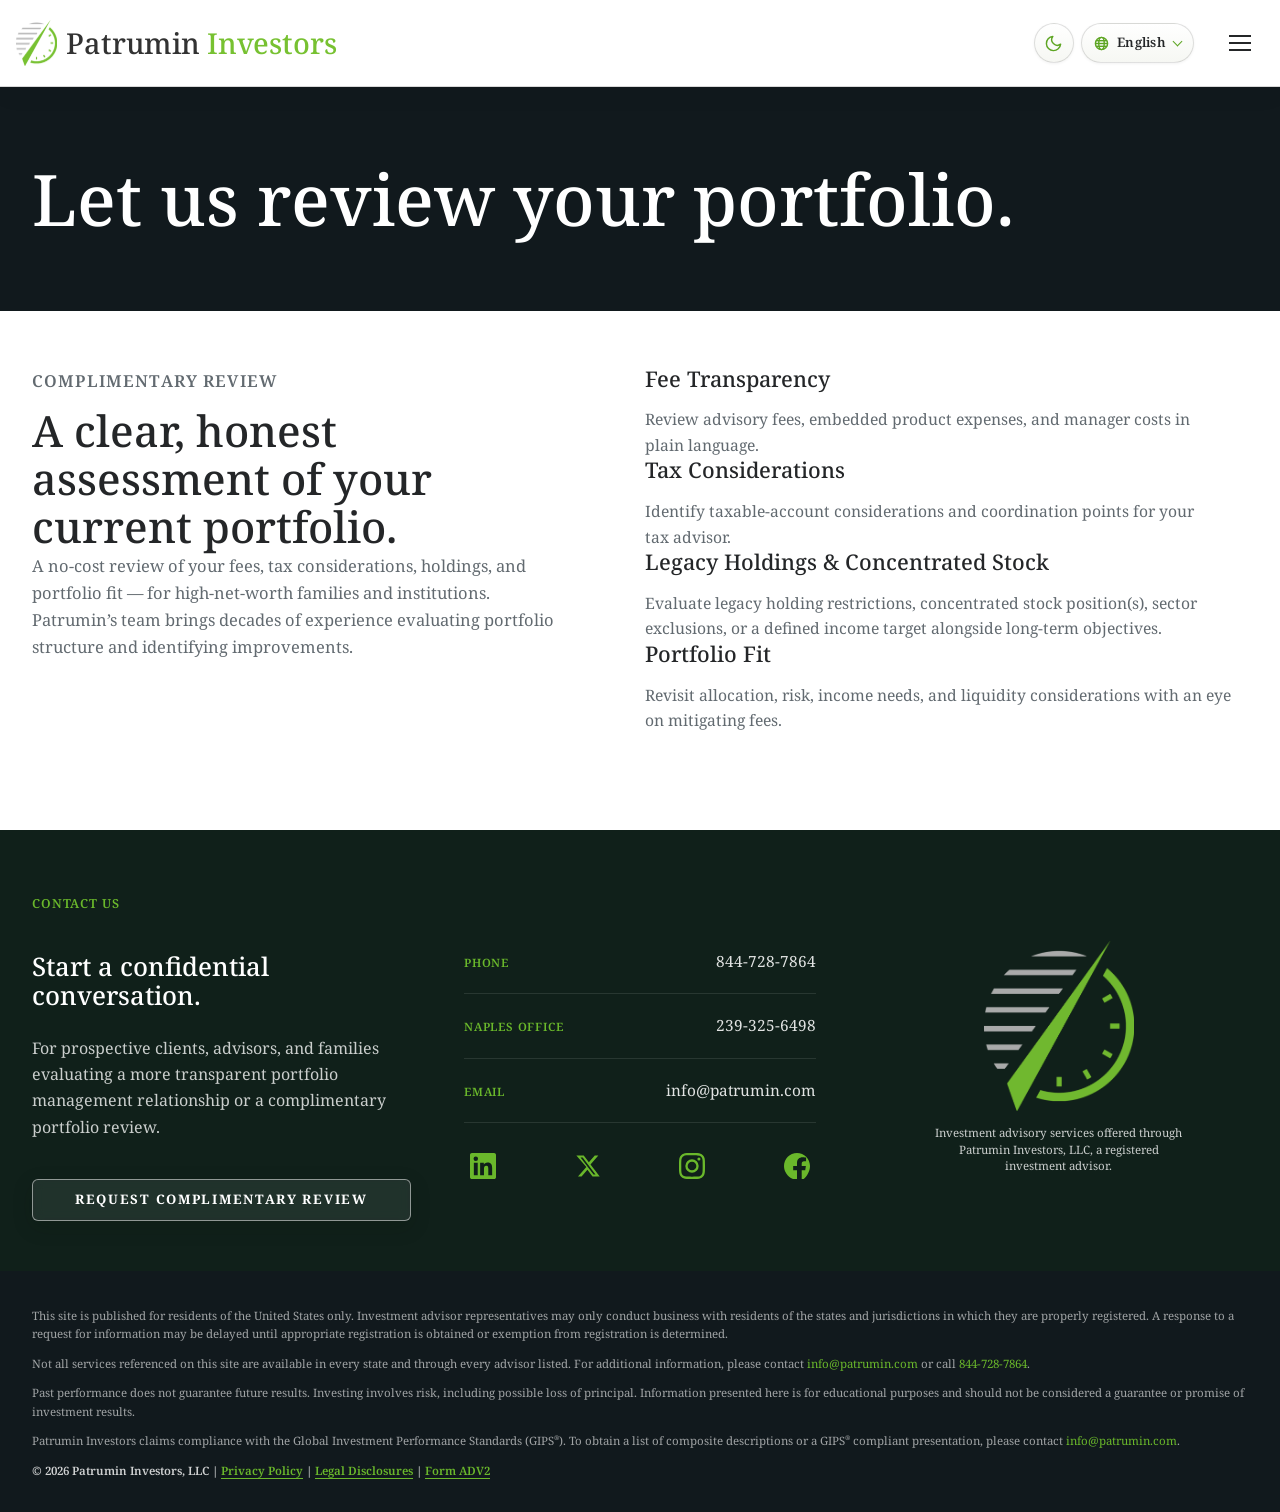
<file: performance.html>
<!doctype html>
<html lang="en">
  <head>
    <meta charset="utf-8">
    <meta name="viewport" content="width=device-width, initial-scale=1">
    <title>Equity Performance | Patrumin Investors</title>
    <meta name="description" content="Request a complimentary portfolio review from Patrumin Investors — fee analysis, tax considerations, holdings review, and portfolio fit.">
    <link rel="stylesheet" href="styles.css?v=52">
  <script>
/* Theme boot — runs before first paint so there is no flash.
   An explicit choice in localStorage wins; otherwise the OS/browser
   preference is honoured; otherwise light. */
(function () {
  try {
    var t = localStorage.getItem("patrumin-theme");
    if (t !== "dark" && t !== "light") {
      t = window.matchMedia("(prefers-color-scheme: dark)").matches ? "dark" : "light";
    }
    document.documentElement.setAttribute("data-theme", t);
  } catch (e) {
    document.documentElement.setAttribute("data-theme", "light");
  }
})();
</script>
</head>
  <body>
    <a class="skip-link" data-i18n="skip" href="#main">Skip to content</a>

    <header class="site-header">
      <nav class="main-nav" aria-label="Primary navigation">
        <a aria-label="Patrumin Investors home" class="brand" href="index.html">
<img class="brand__mark" alt="" src="assets/patrumin-mark-hd.png"/>
<span class="brand__name"><span class="brand__name--dark">Patrumin</span> <span class="brand__name--green">Investors</span></span>
</a>

        <button class="nav-toggle" type="button" aria-expanded="false" aria-controls="site-menu">
          <span class="nav-toggle__line"></span>
          <span class="nav-toggle__line"></span>
          <span class="nav-toggle__line"></span>
          <span class="sr-only" data-i18n="navMenuLabel">Menu</span>
        </button>

        <div class="nav-links" id="site-menu">
          <a data-i18n="navPhilosophy" href="index.html#philosophy">Investment Philosophy</a>
<div class="nav-item nav-item--has-menu">
            <a class="nav-trigger" href="strategies.html" data-i18n="navStrategies">Equity Strategies</a>
            <div class="nav-menu" aria-label="Equity investment strategies">
              <a href="strategies.html#strategy-smallcap" data-i18n="navSmallcap">U.S. Smallcap Equity</a>
              <a href="strategies.html#strategy-dividends-plus" data-i18n="navDividends">U.S. Dividends Plus+</a>
              <a href="strategies.html#strategy-allcap" data-i18n="navAllcap">U.S. Allcap Equity</a>
              <a href="strategies.html#strategy-smicrocap" data-i18n="navSmicrocap">U.S. SMICROCAP Growth</a>
              <a href="strategies.html#strategy-balanced-equity-income" data-i18n="navBalancedEqIncome">Custom Balanced Equity-Income</a>
              <a href="strategies.html#strategy-custom-balanced" data-i18n="navCustomBalanced">Custom Balanced</a>
            </div>
          </div>
          <a href="capabilities.html" data-i18n="navCapabilities">Capabilities</a>
          <a href="gips.html" data-i18n="navGipsComposite">GIPS<sup class="reg">&reg;</sup> Reports</a>
          <a href="performance.html" data-i18n="navPerformance">Equity Performance</a>
          <a href="insights.html" data-i18n="navInsights">Insights</a>
          <a href="about.html" data-i18n="navAbout">About</a>
<a href="#contact" data-i18n="navContact">Contact Us</a>
        </div>

        <div class="nav-aux" aria-label="Utilities">
          <button class="theme-toggle" type="button" data-theme-toggle aria-label="Switch to dark mode" title="Switch to dark mode">
<svg class="theme-toggle__moon" aria-hidden="true" viewBox="0 0 24 24" fill="none" stroke="currentColor" stroke-width="1.8" stroke-linecap="round" stroke-linejoin="round"><path d="M21 12.8A9 9 0 1 1 11.2 3a7 7 0 0 0 9.8 9.8z"></path></svg>
<svg class="theme-toggle__sun" aria-hidden="true" viewBox="0 0 24 24" fill="none" stroke="currentColor" stroke-width="1.8" stroke-linecap="round" stroke-linejoin="round"><circle cx="12" cy="12" r="4.2"></circle><path d="M12 2.2v2.4M12 19.4v2.4M4.1 4.1l1.7 1.7M18.2 18.2l1.7 1.7M2.2 12h2.4M19.4 12h2.4M4.1 19.9l1.7-1.7M18.2 5.8l1.7-1.7"></path></svg>
</button>
<label class="language-switch" for="language-select">
            <svg class="lang-globe" viewBox="0 0 16 16" width="13" height="13" fill="none" stroke="currentColor" stroke-width="1.5" aria-hidden="true"><circle cx="8" cy="8" r="6.5"/><ellipse cx="8" cy="8" rx="2.9" ry="6.5"/><line x1="1.5" y1="8" x2="14.5" y2="8"/><line x1="2" y1="5" x2="14" y2="5"/><line x1="2" y1="11" x2="14" y2="11"/></svg>
<span aria-hidden="true" class="language-switch__label">English</span>
            <select id="language-select" aria-label="Select language">
              <option value="en">English</option>
              <option value="zh">中文</option>
              <option value="es">Español</option>
              <option value="fr">Français</option>
              <option value="ja">日本語</option>
            </select>
          </label>
        </div>
      </nav>
    </header>

    <main id="main">
      <section class="page-hero">
        <div class="section-shell">
          <h1 data-i18n="pageTitlePerformance">Let us review your portfolio.</h1>
        </div>
      </section>

      <section class="review section-padding" id="performance" aria-labelledby="performance-title">
        <div class="section-shell review__grid" data-i18n-html="reviewPage">
          <div>
            <p class="eyebrow">Complimentary Review</p>
            <h2 id="performance-title">A clear, honest assessment of your current portfolio.</h2>
            <p>A no-cost review of your fees, tax considerations, holdings, and portfolio fit &mdash; for high-net-worth families and institutions. Patrumin&rsquo;s team brings decades of experience evaluating portfolio structure and identifying improvements.</p>
          </div>

          <div class="review-list">
            <article>
              <h3>Fee Transparency</h3>
              <p>Review advisory fees, embedded product expenses, and manager costs in plain language.</p>
            </article>
            <article>
              <h3>Tax Considerations</h3>
              <p>Identify taxable-account considerations and coordination points for your tax advisor.</p>
            </article>
            <article>
              <h3>Legacy Holdings &amp; Concentrated Stock</h3>
              <p>Evaluate legacy holding restrictions, concentrated stock position(s), sector exclusions, or a defined income target alongside long-term objectives.</p>
            </article>
            <article>
              <h3>Portfolio Fit</h3>
              <p>Revisit allocation, risk, income needs, and liquidity considerations with an eye on mitigating fees.</p>
            </article>
          </div>
        </div>
      </section>

      <section class="contact section-padding" id="contact" aria-labelledby="contact-title">
        <div class="section-shell contact__grid">
          <div>
            <p class="eyebrow" data-i18n="contactEyebrow">Contact Us</p>
            <h2 data-i18n="contactTitle" id="contact-title">Start a confidential conversation.</h2>
            <p data-i18n="contactBlurb">
              For prospective clients, advisors, and families evaluating a more
              transparent portfolio management relationship or a complimentary
              portfolio review.
            </p>
<a class="button button--primary" href="mailto:info@patrumin.com?subject=Patrumin%20Portfolio%20Review%20Request"><span data-i18n="contactCta">Request Complimentary Review</span></a>
          </div>

          <div class="contact-actions" aria-label="Contact options">
            <a class="contact-link" href="tel:+18447287864">
              <span data-i18n="contactPhoneLabel">Phone</span>
              844-728-7864
            </a>
            <a class="contact-link" href="tel:+12393256498">
              <span data-i18n="contactOfficeLabel">Naples Office</span>
              239-325-6498
            </a>
            <a class="contact-link" href="mailto:info@patrumin.com">
              <span data-i18n="contactEmailLabel">Email</span>
              info@patrumin.com
            </a>
            <div aria-label="Social media links" class="contact-social">
<a aria-label="Patrumin Investors on LinkedIn" class="social-btn linkedin" href="https://www.linkedin.com/company/10127582" rel="noopener noreferrer" target="_blank">
<svg aria-hidden="true" fill="currentColor" height="22" viewbox="0 0 24 24" width="22"><path d="M20.447 20.452h-3.554v-5.569c0-1.328-.027-3.037-1.852-3.037-1.853 0-2.136 1.445-2.136 2.939v5.667H9.351V9h3.414v1.561h.046c.477-.9 1.637-1.85 3.37-1.85 3.601 0 4.267 2.37 4.267 5.455v6.286zM5.337 7.433a2.062 2.062 0 01-2.063-2.065 2.064 2.064 0 112.063 2.065zm1.782 13.019H3.555V9h3.564v11.452zM22.225 0H1.771C.792 0 0 .774 0 1.729v20.542C0 23.227.792 24 1.771 24h20.451C23.2 24 24 23.227 24 22.271V1.729C24 .774 23.2 0 22.222 0h.003z"></path></svg>
</a>
<a aria-label="Patrumin Investors on X" class="social-btn x-corp" href="https://x.com/Patrumin" rel="noopener noreferrer" target="_blank">
<svg aria-hidden="true" fill="currentColor" height="22" viewbox="0 0 24 24" width="22"><path d="M18.244 2.25h3.308l-7.227 8.26 8.502 11.24H16.17l-4.714-6.231-5.401 6.231H2.748l7.73-8.835L1.254 2.25H8.08l4.713 6.231zm-1.161 17.52h1.833L7.084 4.126H5.117z"></path></svg>
</a>
<a aria-label="Patrumin Investors on Instagram" class="social-btn instagram" href="https://www.instagram.com/patrumininvestors" rel="noopener noreferrer" target="_blank">
<svg aria-hidden="true" fill="url(#ig-gradient)" height="22" viewbox="0 0 24 24" width="22"><defs><radialGradient id="ig-gradient" cx="0.3" cy="1.07" r="1.35"><stop offset="0" stop-color="#fdf497"/><stop offset="0.05" stop-color="#fdf497"/><stop offset="0.45" stop-color="#fd5949"/><stop offset="0.6" stop-color="#d6249f"/><stop offset="0.9" stop-color="#285AEB"/></radialGradient></defs><path d="M12 0C8.74 0 8.333.015 7.053.072 5.775.132 4.905.333 4.14.63c-.789.306-1.459.717-2.126 1.384S.935 3.35.63 4.14C.333 4.905.131 5.775.072 7.053.012 8.333 0 8.74 0 12c0 3.259.014 3.668.072 4.948.06 1.277.261 2.148.558 2.913.306.788.717 1.459 1.384 2.126.667.666 1.336 1.079 2.126 1.384.766.296 1.636.499 2.913.558C8.333 23.988 8.74 24 12 24c3.259 0 3.668-.014 4.948-.072 1.277-.06 2.148-.262 2.913-.558.788-.306 1.459-.718 2.126-1.384.666-.667 1.079-1.335 1.384-2.126.296-.765.499-1.636.558-2.913.06-1.28.072-1.689.072-4.948 0-3.259-.014-3.667-.072-4.947-.06-1.277-.262-2.149-.558-2.913-.306-.789-.718-1.459-1.384-2.126C21.319 1.347 20.651.935 19.86.63c-.765-.297-1.636-.499-2.913-.558C15.667.012 15.26 0 12 0zm0 2.16c3.203 0 3.585.016 4.85.071 1.17.055 1.805.249 2.227.415.562.217.96.477 1.382.896.419.42.679.819.896 1.381.164.422.36 1.057.413 2.227.057 1.266.07 1.646.07 4.85s-.015 3.585-.074 4.85c-.061 1.17-.256 1.805-.421 2.227-.224.562-.479.96-.899 1.382-.419.419-.824.679-1.38.896-.42.164-1.065.36-2.235.413-1.274.057-1.649.07-4.859.07-3.211 0-3.586-.015-4.859-.074-1.171-.061-1.816-.256-2.236-.421-.569-.224-.96-.479-1.379-.899-.421-.419-.69-.824-.9-1.38-.165-.42-.359-1.065-.42-2.235-.045-1.26-.061-1.649-.061-4.844 0-3.196.016-3.586.061-4.861.061-1.17.255-1.814.42-2.234.21-.57.479-.96.9-1.381.419-.419.81-.689 1.379-.898.42-.166 1.051-.361 2.221-.421 1.275-.045 1.65-.06 4.859-.06l.045.03zm0 3.678a6.162 6.162 0 100 12.324 6.162 6.162 0 000-12.324zM12 16c-2.21 0-4-1.79-4-4s1.79-4 4-4 4 1.79 4 4-1.79 4-4 4zm7.846-10.405a1.441 1.441 0 01-2.88 0 1.44 1.44 0 012.88 0z"></path></svg>
</a>
<a aria-label="Patrumin Investors on Facebook" class="social-btn facebook" href="https://www.facebook.com/patrumin" rel="noopener noreferrer" target="_blank">
<svg aria-hidden="true" fill="currentColor" height="22" viewbox="0 0 24 24" width="22"><path d="M24 12.073c0-6.627-5.373-12-12-12s-12 5.373-12 12c0 5.99 4.388 11.954 12 12.873v-9.107H8.468V12.06h3.532V9.39c0-3.487 2.078-5.415 5.253-5.415 1.522 0 3.114.272 3.114.272v3.427h-1.754c-1.726 0-2.265 1.072-2.265 2.17v2.21h3.85l-.615 3.807h-3.235v9.108C19.612 24.027 24 18.062 24 12.073z"></path></svg>
</a>
</div>
          </div>
<div class="contact-brand">
<img alt="Patrumin Investors" class="contact-brand__mark" src="assets/patrumin-mark-hd.png"/>
<p class="contact-brand__note" data-i18n="footerAdvisory">Investment advisory services offered through Patrumin Investors, LLC, a registered investment advisor.</p>
</div>
        </div>
      </section>
    </main>

    <footer class="site-footer">
      <div class="section-shell footer-disclosures" data-i18n-html="footerDisclosures">
        <p>This site is published for residents of the United States only. Investment advisor representatives may only conduct business with residents of the states and jurisdictions in which they are properly registered. A response to a request for information may be delayed until appropriate registration is obtained or exemption from registration is determined.</p>
        <p>Not all services referenced on this site are available in every state and through every advisor listed. For additional information, please contact <a href="mailto:info@patrumin.com">info@patrumin.com</a> or call <a href="tel:+18447287864">844-728-7864</a>.</p>
        <p>Past performance does not guarantee future results. Investing involves risk, including possible loss of principal. Information presented here is for educational purposes and should not be considered a guarantee or promise of investment results.</p>
        <p>Patrumin Investors claims compliance with the Global Investment Performance Standards (GIPS<sup class="reg">&reg;</sup>). To obtain a list of composite descriptions or a GIPS<sup class="reg">&reg;</sup> compliant presentation, please contact <a href="mailto:info@patrumin.com">info@patrumin.com</a>.</p>
        <p class="footer-meta">&copy; 2026 Patrumin Investors, LLC | <a href="privacy.html">Privacy Policy</a> | <a href="legal.html">Legal Disclosures</a> | <a href="https://www.patrumin.com/form-adv" target="_blank" rel="noopener">Form ADV2</a></p>
      </div>
    </footer>

    <!-- GIPS<sup class="reg">®</sup> Email Capture Modal -->
    <div id="gips-modal" class="gips-modal" aria-hidden="true" role="dialog" aria-labelledby="gips-modal-title" aria-modal="true">
      <div class="gips-modal__backdrop" onclick="closeGipsModal()"></div>
      <div class="gips-modal__box" role="document">
        <button class="gips-modal__close" onclick="closeGipsModal()" aria-label="Close dialog">&times;</button>
        <p class="card-kicker" id="gips-modal-report-name"></p>
        <h3 data-i18n="gipsModalTitle" id="gips-modal-title">Access GIPS<sup class="reg">&reg;</sup> Composite Report</h3>
        <p class="gips-modal__desc" data-i18n="gipsModalDesc">Please provide your contact information. Patrumin Investors maintains a record of all composite report distributions as required under GIPS<sup class="reg">&reg;</sup> standards.</p>
        <form id="gips-download-form" novalidate>
          <div class="gips-modal__field">
            <label data-i18n="gipsModalNameLabel" for="gips-name">Full Name <span class="gips-modal__req" aria-hidden="true">*</span></label>
            <input type="text" id="gips-name" required autocomplete="name" placeholder="First and last name">
          </div>
          <div class="gips-modal__field">
            <label data-i18n="gipsModalEmailLabel" for="gips-email">Email Address <span class="gips-modal__req" aria-hidden="true">*</span></label>
            <input type="email" id="gips-email" required autocomplete="email" placeholder="your@email.com">
          </div>
          <button type="submit" class="button button--primary gips-modal__submit" data-i18n="gipsModalSubmit">Access Report</button>
          <p class="gips-modal__privacy" data-i18n="gipsModalPrivacy">By submitting this form, you agree to receive communications from Patrumin Investors regarding its services. We will never sell your personal information to third parties. A record of this submission is retained as required under GIPS<sup class="reg">®</sup> standards.</p>
        </form>
        <div id="gips-modal-success" class="gips-modal__success" style="display:none;">
          <p data-i18n="gipsModalThanks"><strong>Thanks for your interest!</strong></p>
<div class="gips-modal__check">&#10003;</div>
          <p id="gips-modal-note" class="gips-modal__note"></p>
          <button class="button button--primary gips-modal__submit" data-i18n="gipsModalClose" onclick="closeGipsModal()">Close</button>
        </div>
      </div>
    </div>

    <script src="script.js?v=26"></script>
  </body>
</html>
</file>
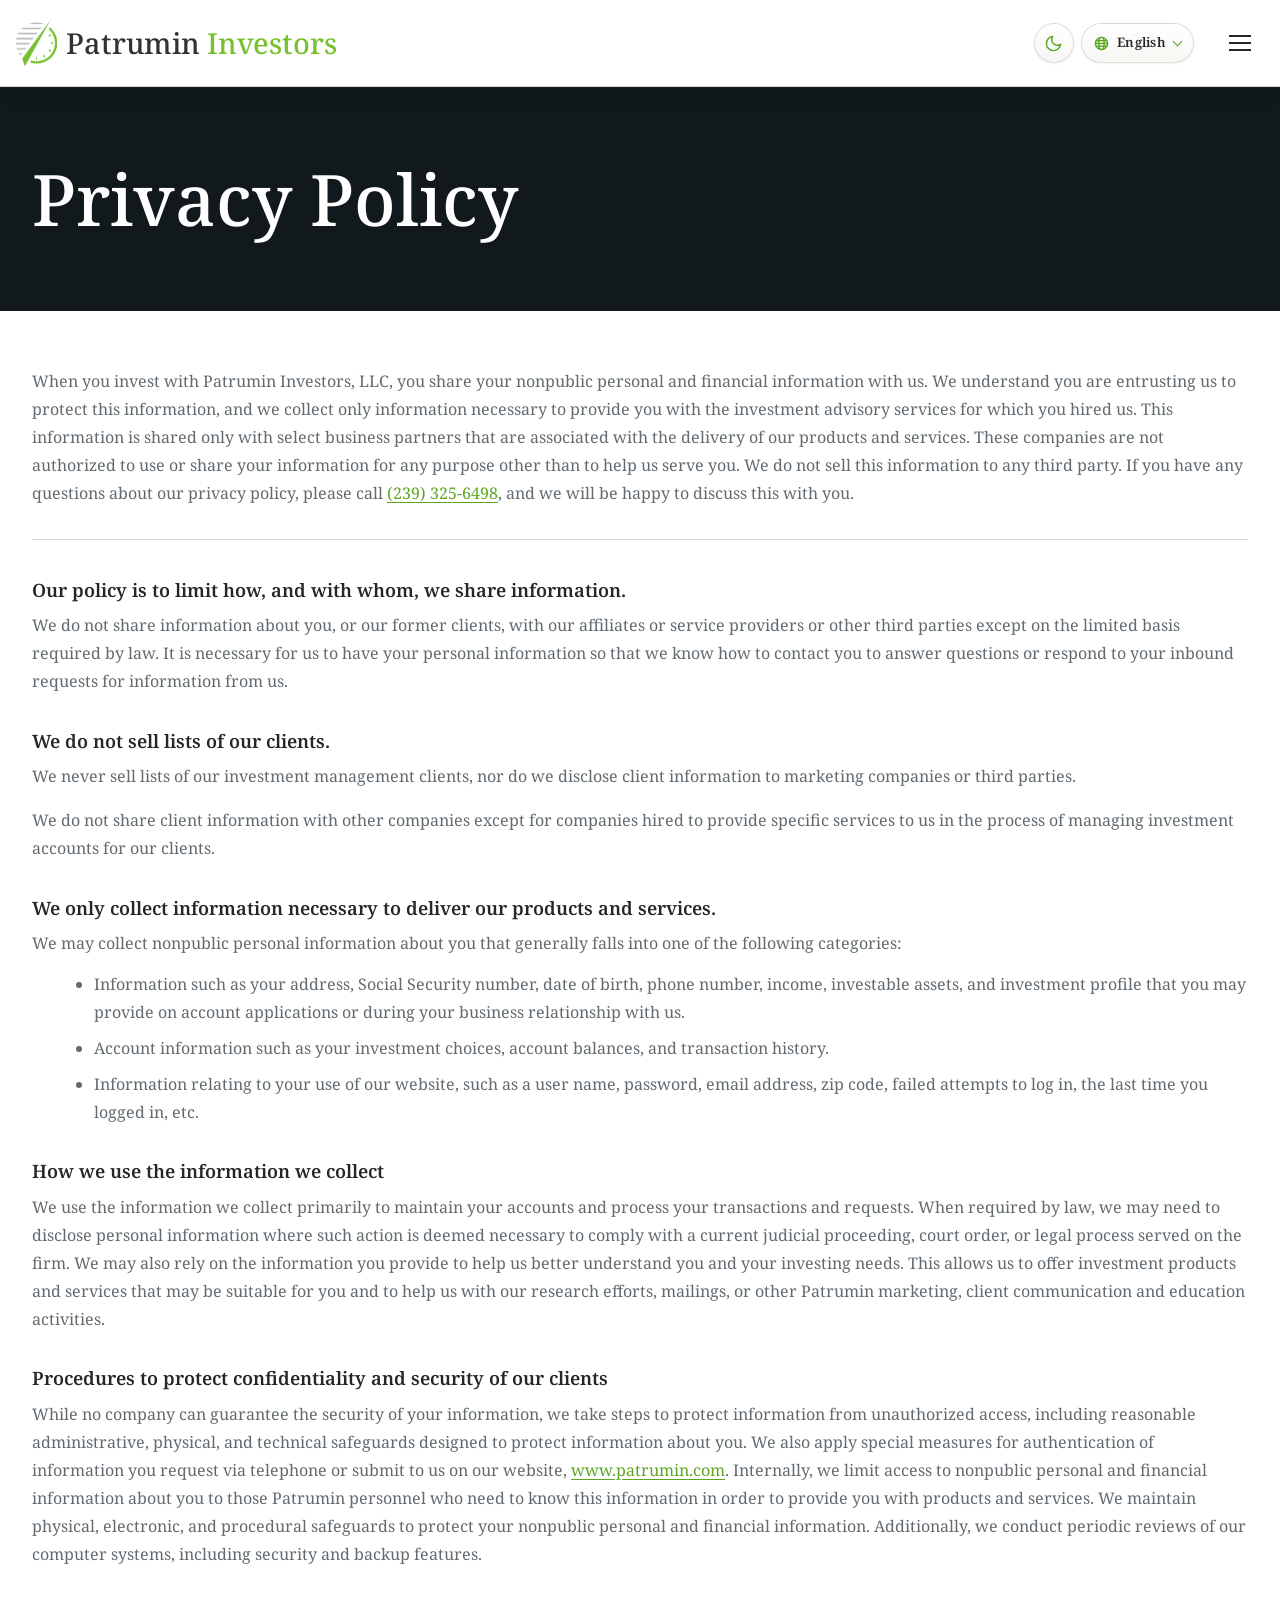
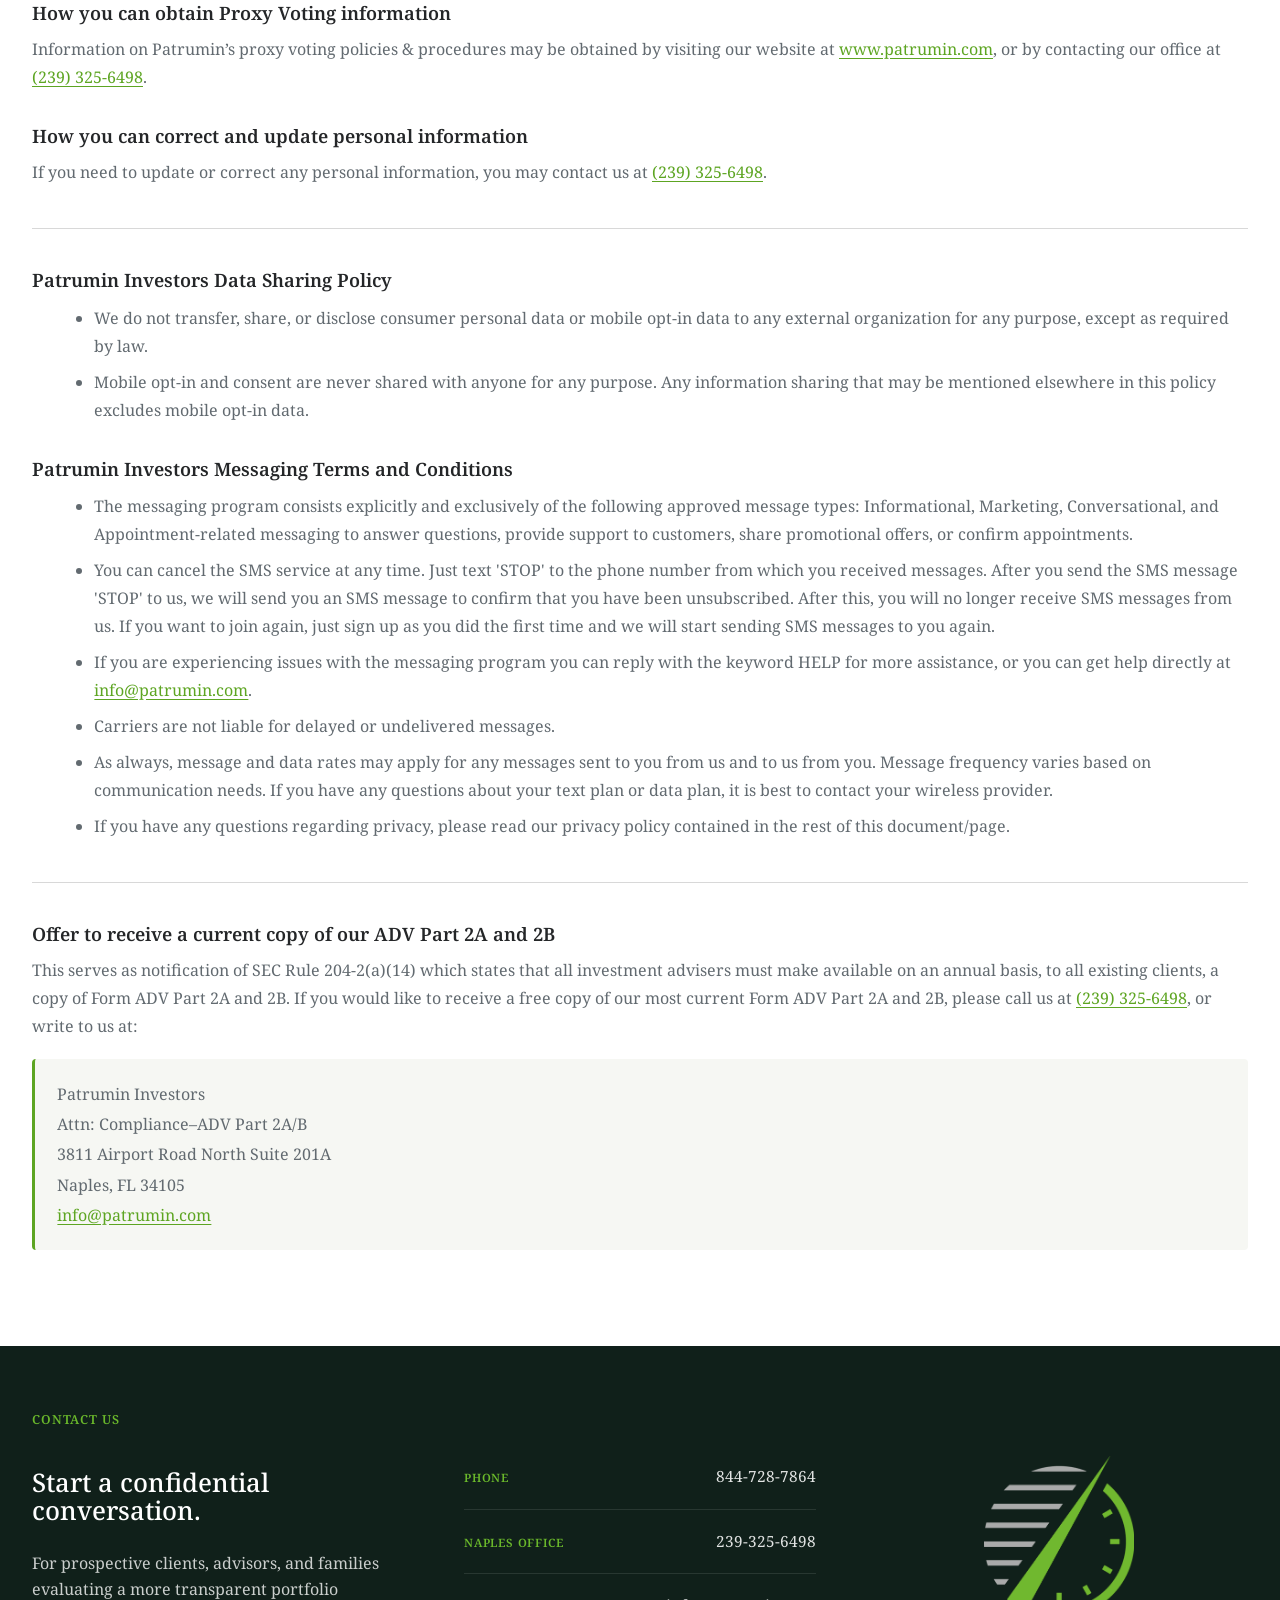
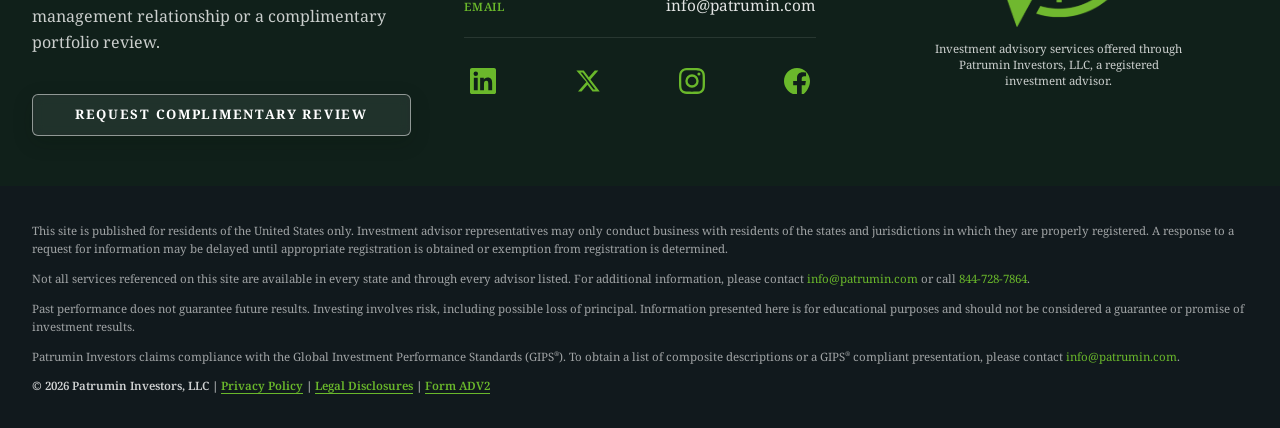
<file: privacy.html>
<!doctype html>
<html lang="en">
  <head>
    <meta charset="utf-8">
    <meta name="viewport" content="width=device-width, initial-scale=1">
    <title>Privacy Policy | Patrumin Investors</title>
    <meta name="description" content="Patrumin Investors privacy policy — how we collect, use, and protect your personal and financial information.">
    <link rel="stylesheet" href="styles.css?v=52">
  <script>
/* Theme boot — runs before first paint so there is no flash.
   An explicit choice in localStorage wins; otherwise the OS/browser
   preference is honoured; otherwise light. */
(function () {
  try {
    var t = localStorage.getItem("patrumin-theme");
    if (t !== "dark" && t !== "light") {
      t = window.matchMedia("(prefers-color-scheme: dark)").matches ? "dark" : "light";
    }
    document.documentElement.setAttribute("data-theme", t);
  } catch (e) {
    document.documentElement.setAttribute("data-theme", "light");
  }
})();
</script>
</head>
  <body>
    <a class="skip-link" data-i18n="skip" href="#main">Skip to content</a>

    <header class="site-header">
      <nav class="main-nav" aria-label="Primary navigation">
        <a aria-label="Patrumin Investors home" class="brand" href="index.html">
<img class="brand__mark" alt="" src="assets/patrumin-mark-hd.png"/>
<span class="brand__name"><span class="brand__name--dark">Patrumin</span> <span class="brand__name--green">Investors</span></span>
</a>

        <button class="nav-toggle" type="button" aria-expanded="false" aria-controls="site-menu">
          <span class="nav-toggle__line"></span>
          <span class="nav-toggle__line"></span>
          <span class="nav-toggle__line"></span>
          <span class="sr-only" data-i18n="navMenuLabel">Menu</span>
        </button>

        <div class="nav-links" id="site-menu">
          <a data-i18n="navPhilosophy" href="index.html#philosophy">Investment Philosophy</a>
<div class="nav-item nav-item--has-menu">
            <a class="nav-trigger" href="strategies.html" data-i18n="navStrategies">Equity Strategies</a>
            <div class="nav-menu" aria-label="Equity investment strategies">
              <a href="strategies.html#strategy-smallcap" data-i18n="navSmallcap">U.S. Smallcap Equity</a>
              <a href="strategies.html#strategy-dividends-plus" data-i18n="navDividends">U.S. Dividends Plus+</a>
              <a href="strategies.html#strategy-allcap" data-i18n="navAllcap">U.S. Allcap Equity</a>
              <a href="strategies.html#strategy-smicrocap" data-i18n="navSmicrocap">U.S. SMICROCAP Growth</a>
              <a href="strategies.html#strategy-balanced-equity-income" data-i18n="navBalancedEqIncome">Custom Balanced Equity-Income</a>
              <a href="strategies.html#strategy-custom-balanced" data-i18n="navCustomBalanced">Custom Balanced</a>
            </div>
          </div>
          <a href="capabilities.html" data-i18n="navCapabilities">Capabilities</a>
          <a href="gips.html" data-i18n="navGipsComposite">GIPS<sup class="reg">&reg;</sup> Reports</a>
          <a href="performance.html" data-i18n="navPerformance">Equity Performance</a>
          <a href="insights.html" data-i18n="navInsights">Insights</a>
          <a href="about.html" data-i18n="navAbout">About</a>
<a href="#contact" data-i18n="navContact">Contact Us</a>
        </div>

        <div class="nav-aux" aria-label="Utilities">
          <button class="theme-toggle" type="button" data-theme-toggle aria-label="Switch to dark mode" title="Switch to dark mode">
<svg class="theme-toggle__moon" aria-hidden="true" viewBox="0 0 24 24" fill="none" stroke="currentColor" stroke-width="1.8" stroke-linecap="round" stroke-linejoin="round"><path d="M21 12.8A9 9 0 1 1 11.2 3a7 7 0 0 0 9.8 9.8z"></path></svg>
<svg class="theme-toggle__sun" aria-hidden="true" viewBox="0 0 24 24" fill="none" stroke="currentColor" stroke-width="1.8" stroke-linecap="round" stroke-linejoin="round"><circle cx="12" cy="12" r="4.2"></circle><path d="M12 2.2v2.4M12 19.4v2.4M4.1 4.1l1.7 1.7M18.2 18.2l1.7 1.7M2.2 12h2.4M19.4 12h2.4M4.1 19.9l1.7-1.7M18.2 5.8l1.7-1.7"></path></svg>
</button>
<label class="language-switch" for="language-select">
            <svg class="lang-globe" viewBox="0 0 16 16" width="13" height="13" fill="none" stroke="currentColor" stroke-width="1.5" aria-hidden="true"><circle cx="8" cy="8" r="6.5"/><ellipse cx="8" cy="8" rx="2.9" ry="6.5"/><line x1="1.5" y1="8" x2="14.5" y2="8"/><line x1="2" y1="5" x2="14" y2="5"/><line x1="2" y1="11" x2="14" y2="11"/></svg>
<span aria-hidden="true" class="language-switch__label">English</span>
            <select id="language-select" aria-label="Select language">
              <option value="en">English</option>
              <option value="zh">中文</option>
              <option value="es">Español</option>
              <option value="fr">Français</option>
              <option value="ja">日本語</option>
            </select>
          </label>
        </div>
      </nav>
    </header>

    <main id="main">

      <section class="page-hero">
        <div class="section-shell">
          <h1 data-i18n="pageTitlePrivacy">Privacy Policy</h1>
        </div>
      </section>

      <section class="section-padding" style="background:var(--surface-page);">
        <div class="section-shell">
          <div class="privacy-doc" data-i18n-html="privacyDoc">

            <p class="privacy-intro">When you invest with Patrumin Investors, LLC, you share your nonpublic personal and financial information with us. We understand you are entrusting us to protect this information, and we collect only information necessary to provide you with the investment advisory services for which you hired us. This information is shared only with select business partners that are associated with the delivery of our products and services. These companies are not authorized to use or share your information for any purpose other than to help us serve you. We do not sell this information to any third party. If you have any questions about our privacy policy, please call <a href="tel:+12393256498">(239) 325-6498</a>, and we will be happy to discuss this with you.</p>

            <h2>Our policy is to limit how, and with whom, we share information.</h2>
            <p>We do not share information about you, or our former clients, with our affiliates or service providers or other third parties except on the limited basis required by law. It is necessary for us to have your personal information so that we know how to contact you to answer questions or respond to your inbound requests for information from us.</p>

            <h2>We do not sell lists of our clients.</h2>
            <p>We never sell lists of our investment management clients, nor do we disclose client information to marketing companies or third parties.</p>
            <p>We do not share client information with other companies except for companies hired to provide specific services to us in the process of managing investment accounts for our clients.</p>

            <h2>We only collect information necessary to deliver our products and services.</h2>
            <p>We may collect nonpublic personal information about you that generally falls into one of the following categories:</p>
            <ul>
              <li>Information such as your address, Social Security number, date of birth, phone number, income, investable assets, and investment profile that you may provide on account applications or during your business relationship with us.</li>
              <li>Account information such as your investment choices, account balances, and transaction history.</li>
              <li>Information relating to your use of our website, such as a user name, password, email address, zip code, failed attempts to log in, the last time you logged in, etc.</li>
            </ul>

            <h2>How we use the information we collect</h2>
            <p>We use the information we collect primarily to maintain your accounts and process your transactions and requests. When required by law, we may need to disclose personal information where such action is deemed necessary to comply with a current judicial proceeding, court order, or legal process served on the firm. We may also rely on the information you provide to help us better understand you and your investing needs. This allows us to offer investment products and services that may be suitable for you and to help us with our research efforts, mailings, or other Patrumin marketing, client communication and education activities.</p>

            <h2>Procedures to protect confidentiality and security of our clients</h2>
            <p>While no company can guarantee the security of your information, we take steps to protect information from unauthorized access, including reasonable administrative, physical, and technical safeguards designed to protect information about you. We also apply special measures for authentication of information you request via telephone or submit to us on our website, <a href="https://www.patrumin.com" target="_blank" rel="noopener">www.patrumin.com</a>. Internally, we limit access to nonpublic personal and financial information about you to those Patrumin personnel who need to know this information in order to provide you with products and services. We maintain physical, electronic, and procedural safeguards to protect your nonpublic personal and financial information. Additionally, we conduct periodic reviews of our computer systems, including security and backup features.</p>

            <h2>How you can obtain Proxy Voting information</h2>
            <p>Information on Patrumin&rsquo;s proxy voting policies &amp; procedures may be obtained by visiting our website at <a href="https://www.patrumin.com" target="_blank" rel="noopener">www.patrumin.com</a>, or by contacting our office at <a href="tel:+12393256498">(239) 325-6498</a>.</p>

            <h2>How you can correct and update personal information</h2>
            <p>If you need to update or correct any personal information, you may contact us at <a href="tel:+12393256498">(239) 325-6498</a>.</p>

            <hr class="privacy-divider"/>

            <h2>Patrumin Investors Data Sharing Policy</h2>
            <ul>
              <li>We do not transfer, share, or disclose consumer personal data or mobile opt-in data to any external organization for any purpose, except as required by law.</li>
              <li>Mobile opt-in and consent are never shared with anyone for any purpose. Any information sharing that may be mentioned elsewhere in this policy excludes mobile opt-in data.</li>
            </ul>

            <h2>Patrumin Investors Messaging Terms and Conditions</h2>
            <ul>
              <li>The messaging program consists explicitly and exclusively of the following approved message types: Informational, Marketing, Conversational, and Appointment-related messaging to answer questions, provide support to customers, share promotional offers, or confirm appointments.</li>
              <li>You can cancel the SMS service at any time. Just text 'STOP' to the phone number from which you received messages. After you send the SMS message 'STOP' to us, we will send you an SMS message to confirm that you have been unsubscribed. After this, you will no longer receive SMS messages from us. If you want to join again, just sign up as you did the first time and we will start sending SMS messages to you again.</li>
              <li>If you are experiencing issues with the messaging program you can reply with the keyword HELP for more assistance, or you can get help directly at <a href="mailto:info@patrumin.com">info@patrumin.com</a>.</li>
              <li>Carriers are not liable for delayed or undelivered messages.</li>
              <li>As always, message and data rates may apply for any messages sent to you from us and to us from you. Message frequency varies based on communication needs. If you have any questions about your text plan or data plan, it is best to contact your wireless provider.</li>
              <li>If you have any questions regarding privacy, please read our privacy policy contained in the rest of this document/page.</li>
            </ul>

            <hr class="privacy-divider"/>

            <h2>Offer to receive a current copy of our ADV Part 2A and 2B</h2>
            <p>This serves as notification of SEC Rule 204-2(a)(14) which states that all investment advisers must make available on an annual basis, to all existing clients, a copy of Form ADV Part 2A and 2B. If you would like to receive a free copy of our most current Form ADV Part 2A and 2B, please call us at <a href="tel:+12393256498">(239) 325-6498</a>, or write to us at:</p>

            <address class="privacy-address">
              Patrumin Investors<br>
              Attn: Compliance&ndash;ADV Part 2A/B<br>
              3811 Airport Road North Suite 201A<br>
              Naples, FL 34105<br>
              <a href="mailto:info@patrumin.com">info@patrumin.com</a>
            </address>

          </div>
        </div>
      </section>
<section aria-labelledby="contact-title" class="contact section-padding" id="contact">
<div class="section-shell contact__grid">
<div>
<p class="eyebrow" data-i18n="contactEyebrow">Contact Us</p>
<h2 data-i18n="contactTitle" id="contact-title">Start a confidential conversation.</h2>
<p data-i18n="contactBlurb">For prospective clients, advisors, and families evaluating a more transparent portfolio management relationship or a complimentary portfolio review.</p>
<a class="button button--primary" href="mailto:info@patrumin.com?subject=Patrumin%20Portfolio%20Review%20Request"><span data-i18n="contactCta">Request Complimentary Review</span></a>
</div>
<div aria-label="Contact options" class="contact-actions">
<a class="contact-link" href="tel:+18447287864">
<span data-i18n="contactPhoneLabel">Phone</span>
              844-728-7864
            </a>
<a class="contact-link" href="tel:+12393256498">
<span data-i18n="contactOfficeLabel">Naples Office</span>
              239-325-6498
            </a>
<a class="contact-link" href="mailto:info@patrumin.com">
<span data-i18n="contactEmailLabel">Email</span>
              info@patrumin.com
            </a>
<div aria-label="Social media links" class="contact-social">
<a aria-label="Patrumin Investors on LinkedIn" class="social-btn linkedin" href="https://www.linkedin.com/company/10127582" rel="noopener noreferrer" target="_blank">
<svg aria-hidden="true" fill="currentColor" height="22" viewbox="0 0 24 24" width="22"><path d="M20.447 20.452h-3.554v-5.569c0-1.328-.027-3.037-1.852-3.037-1.853 0-2.136 1.445-2.136 2.939v5.667H9.351V9h3.414v1.561h.046c.477-.9 1.637-1.85 3.37-1.85 3.601 0 4.267 2.37 4.267 5.455v6.286zM5.337 7.433a2.062 2.062 0 01-2.063-2.065 2.064 2.064 0 112.063 2.065zm1.782 13.019H3.555V9h3.564v11.452zM22.225 0H1.771C.792 0 0 .774 0 1.729v20.542C0 23.227.792 24 1.771 24h20.451C23.2 24 24 23.227 24 22.271V1.729C24 .774 23.2 0 22.222 0h.003z"></path></svg>
</a>
<a aria-label="Patrumin Investors on X" class="social-btn x-corp" href="https://x.com/Patrumin" rel="noopener noreferrer" target="_blank">
<svg aria-hidden="true" fill="currentColor" height="22" viewbox="0 0 24 24" width="22"><path d="M18.244 2.25h3.308l-7.227 8.26 8.502 11.24H16.17l-4.714-6.231-5.401 6.231H2.748l7.73-8.835L1.254 2.25H8.08l4.713 6.231zm-1.161 17.52h1.833L7.084 4.126H5.117z"></path></svg>
</a>
<a aria-label="Patrumin Investors on Instagram" class="social-btn instagram" href="https://www.instagram.com/patrumininvestors" rel="noopener noreferrer" target="_blank">
<svg aria-hidden="true" fill="url(#ig-gradient)" height="22" viewbox="0 0 24 24" width="22"><defs><radialGradient id="ig-gradient" cx="0.3" cy="1.07" r="1.35"><stop offset="0" stop-color="#fdf497"/><stop offset="0.05" stop-color="#fdf497"/><stop offset="0.45" stop-color="#fd5949"/><stop offset="0.6" stop-color="#d6249f"/><stop offset="0.9" stop-color="#285AEB"/></radialGradient></defs><path d="M12 0C8.74 0 8.333.015 7.053.072 5.775.132 4.905.333 4.14.63c-.789.306-1.459.717-2.126 1.384S.935 3.35.63 4.14C.333 4.905.131 5.775.072 7.053.012 8.333 0 8.74 0 12c0 3.259.014 3.668.072 4.948.06 1.277.261 2.148.558 2.913.306.788.717 1.459 1.384 2.126.667.666 1.336 1.079 2.126 1.384.766.296 1.636.499 2.913.558C8.333 23.988 8.74 24 12 24c3.259 0 3.668-.014 4.948-.072 1.277-.06 2.148-.262 2.913-.558.788-.306 1.459-.718 2.126-1.384.666-.667 1.079-1.335 1.384-2.126.296-.765.499-1.636.558-2.913.06-1.28.072-1.689.072-4.948 0-3.259-.014-3.667-.072-4.947-.06-1.277-.262-2.149-.558-2.913-.306-.789-.718-1.459-1.384-2.126C21.319 1.347 20.651.935 19.86.63c-.765-.297-1.636-.499-2.913-.558C15.667.012 15.26 0 12 0zm0 2.16c3.203 0 3.585.016 4.85.071 1.17.055 1.805.249 2.227.415.562.217.96.477 1.382.896.419.42.679.819.896 1.381.164.422.36 1.057.413 2.227.057 1.266.07 1.646.07 4.85s-.015 3.585-.074 4.85c-.061 1.17-.256 1.805-.421 2.227-.224.562-.479.96-.899 1.382-.419.419-.824.679-1.38.896-.42.164-1.065.36-2.235.413-1.274.057-1.649.07-4.859.07-3.211 0-3.586-.015-4.859-.074-1.171-.061-1.816-.256-2.236-.421-.569-.224-.96-.479-1.379-.899-.421-.419-.69-.824-.9-1.38-.165-.42-.359-1.065-.42-2.235-.045-1.26-.061-1.649-.061-4.844 0-3.196.016-3.586.061-4.861.061-1.17.255-1.814.42-2.234.21-.57.479-.96.9-1.381.419-.419.81-.689 1.379-.898.42-.166 1.051-.361 2.221-.421 1.275-.045 1.65-.06 4.859-.06l.045.03zm0 3.678a6.162 6.162 0 100 12.324 6.162 6.162 0 000-12.324zM12 16c-2.21 0-4-1.79-4-4s1.79-4 4-4 4 1.79 4 4-1.79 4-4 4zm7.846-10.405a1.441 1.441 0 01-2.88 0 1.44 1.44 0 012.88 0z"></path></svg>
</a>
<a aria-label="Patrumin Investors on Facebook" class="social-btn facebook" href="https://www.facebook.com/patrumin" rel="noopener noreferrer" target="_blank">
<svg aria-hidden="true" fill="currentColor" height="22" viewbox="0 0 24 24" width="22"><path d="M24 12.073c0-6.627-5.373-12-12-12s-12 5.373-12 12c0 5.99 4.388 11.954 12 12.873v-9.107H8.468V12.06h3.532V9.39c0-3.487 2.078-5.415 5.253-5.415 1.522 0 3.114.272 3.114.272v3.427h-1.754c-1.726 0-2.265 1.072-2.265 2.17v2.21h3.85l-.615 3.807h-3.235v9.108C19.612 24.027 24 18.062 24 12.073z"></path></svg>
</a>
</div>
</div>
<div class="contact-brand">
<img alt="Patrumin Investors" class="contact-brand__mark" src="assets/patrumin-mark-hd.png"/>
<p class="contact-brand__note" data-i18n="footerAdvisory">Investment advisory services offered through Patrumin Investors, LLC, a registered investment advisor.</p>
</div>
</div>
</section>
</main>

    <footer class="site-footer">
      <div class="section-shell footer-disclosures" data-i18n-html="footerDisclosures">
        <p>This site is published for residents of the United States only. Investment advisor representatives may only conduct business with residents of the states and jurisdictions in which they are properly registered. A response to a request for information may be delayed until appropriate registration is obtained or exemption from registration is determined.</p>
        <p>Not all services referenced on this site are available in every state and through every advisor listed. For additional information, please contact <a href="mailto:info@patrumin.com">info@patrumin.com</a> or call <a href="tel:+18447287864">844-728-7864</a>.</p>
        <p>Past performance does not guarantee future results. Investing involves risk, including possible loss of principal. Information presented here is for educational purposes and should not be considered a guarantee or promise of investment results.</p>
        <p>Patrumin Investors claims compliance with the Global Investment Performance Standards (GIPS<sup class="reg">&reg;</sup>). To obtain a list of composite descriptions or a GIPS<sup class="reg">&reg;</sup> compliant presentation, please contact <a href="mailto:info@patrumin.com">info@patrumin.com</a>.</p>
        <p class="footer-meta">&copy; 2026 Patrumin Investors, LLC | <a href="privacy.html">Privacy Policy</a> | <a href="legal.html">Legal Disclosures</a> | <a href="https://www.patrumin.com/form-adv" target="_blank" rel="noopener">Form ADV2</a></p>
      </div>
    </footer>

    <script src="script.js?v=26"></script>
  </body>
</html>
</file>
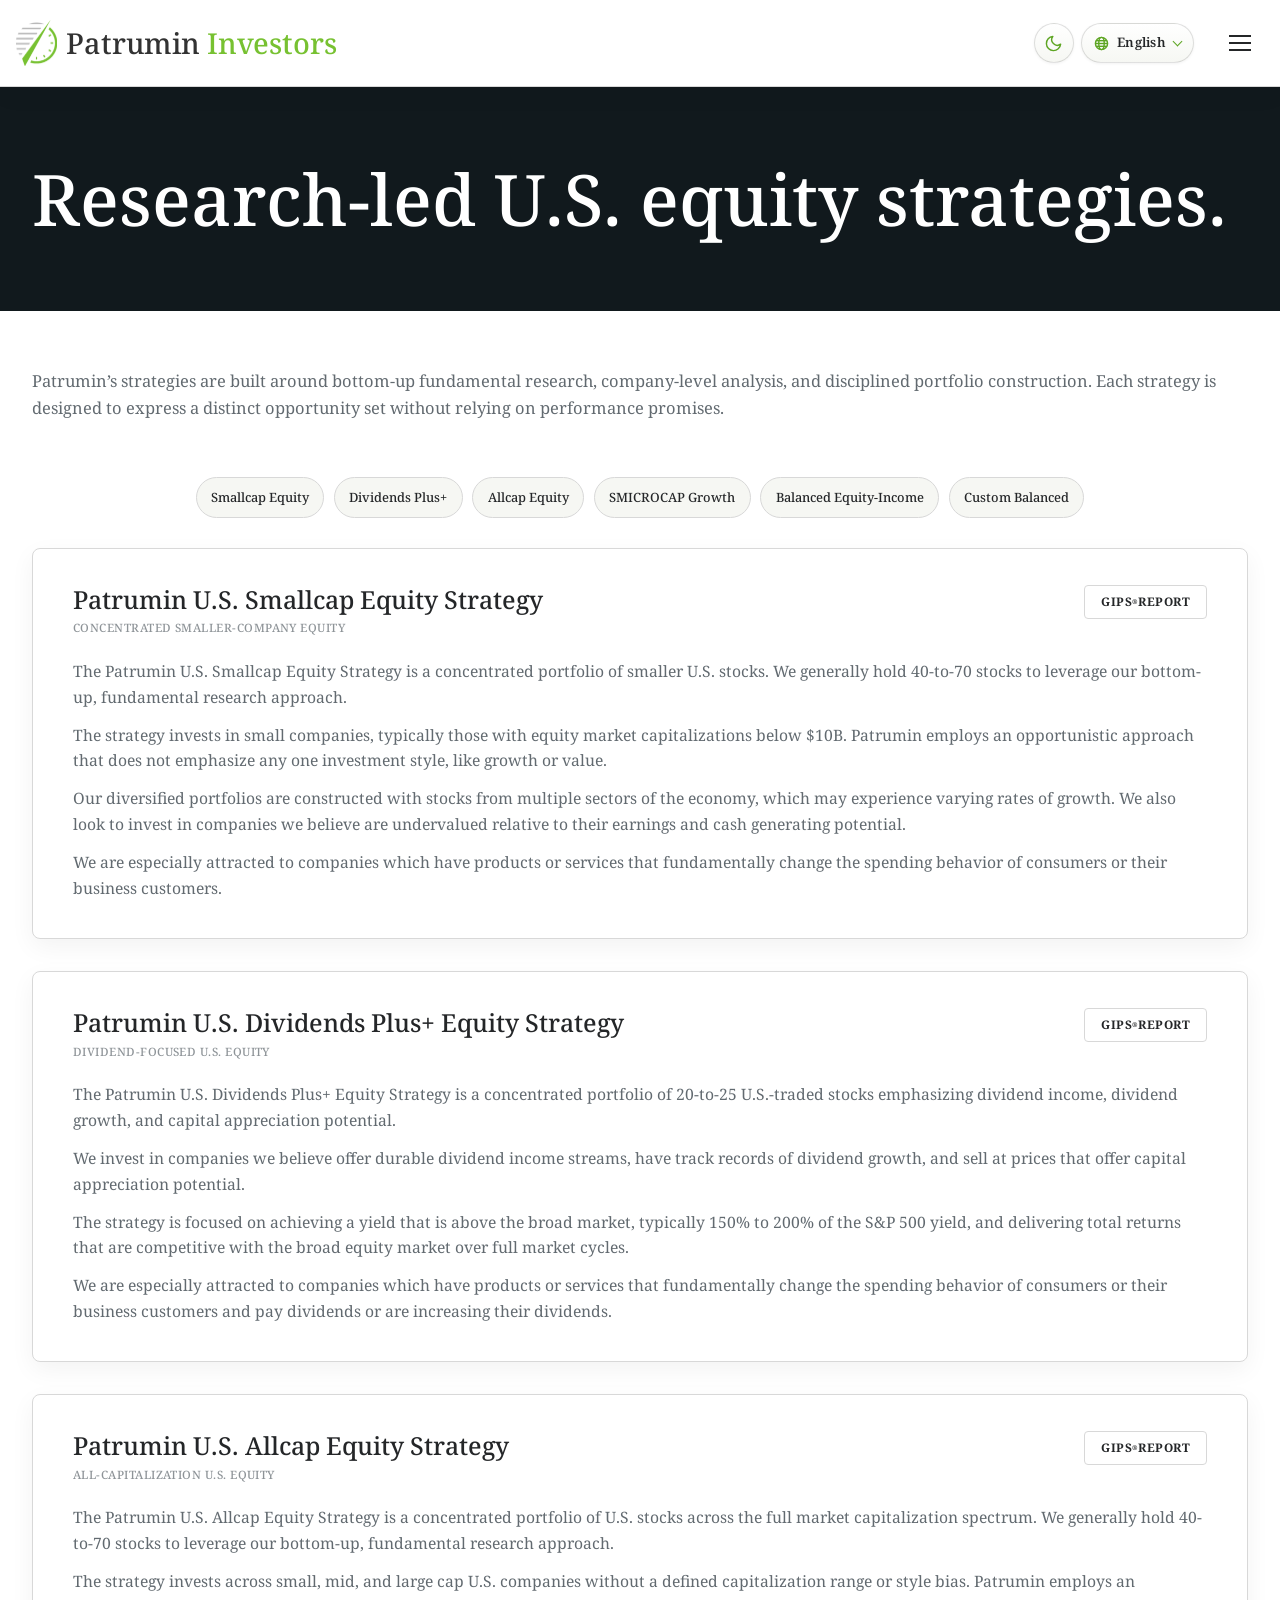
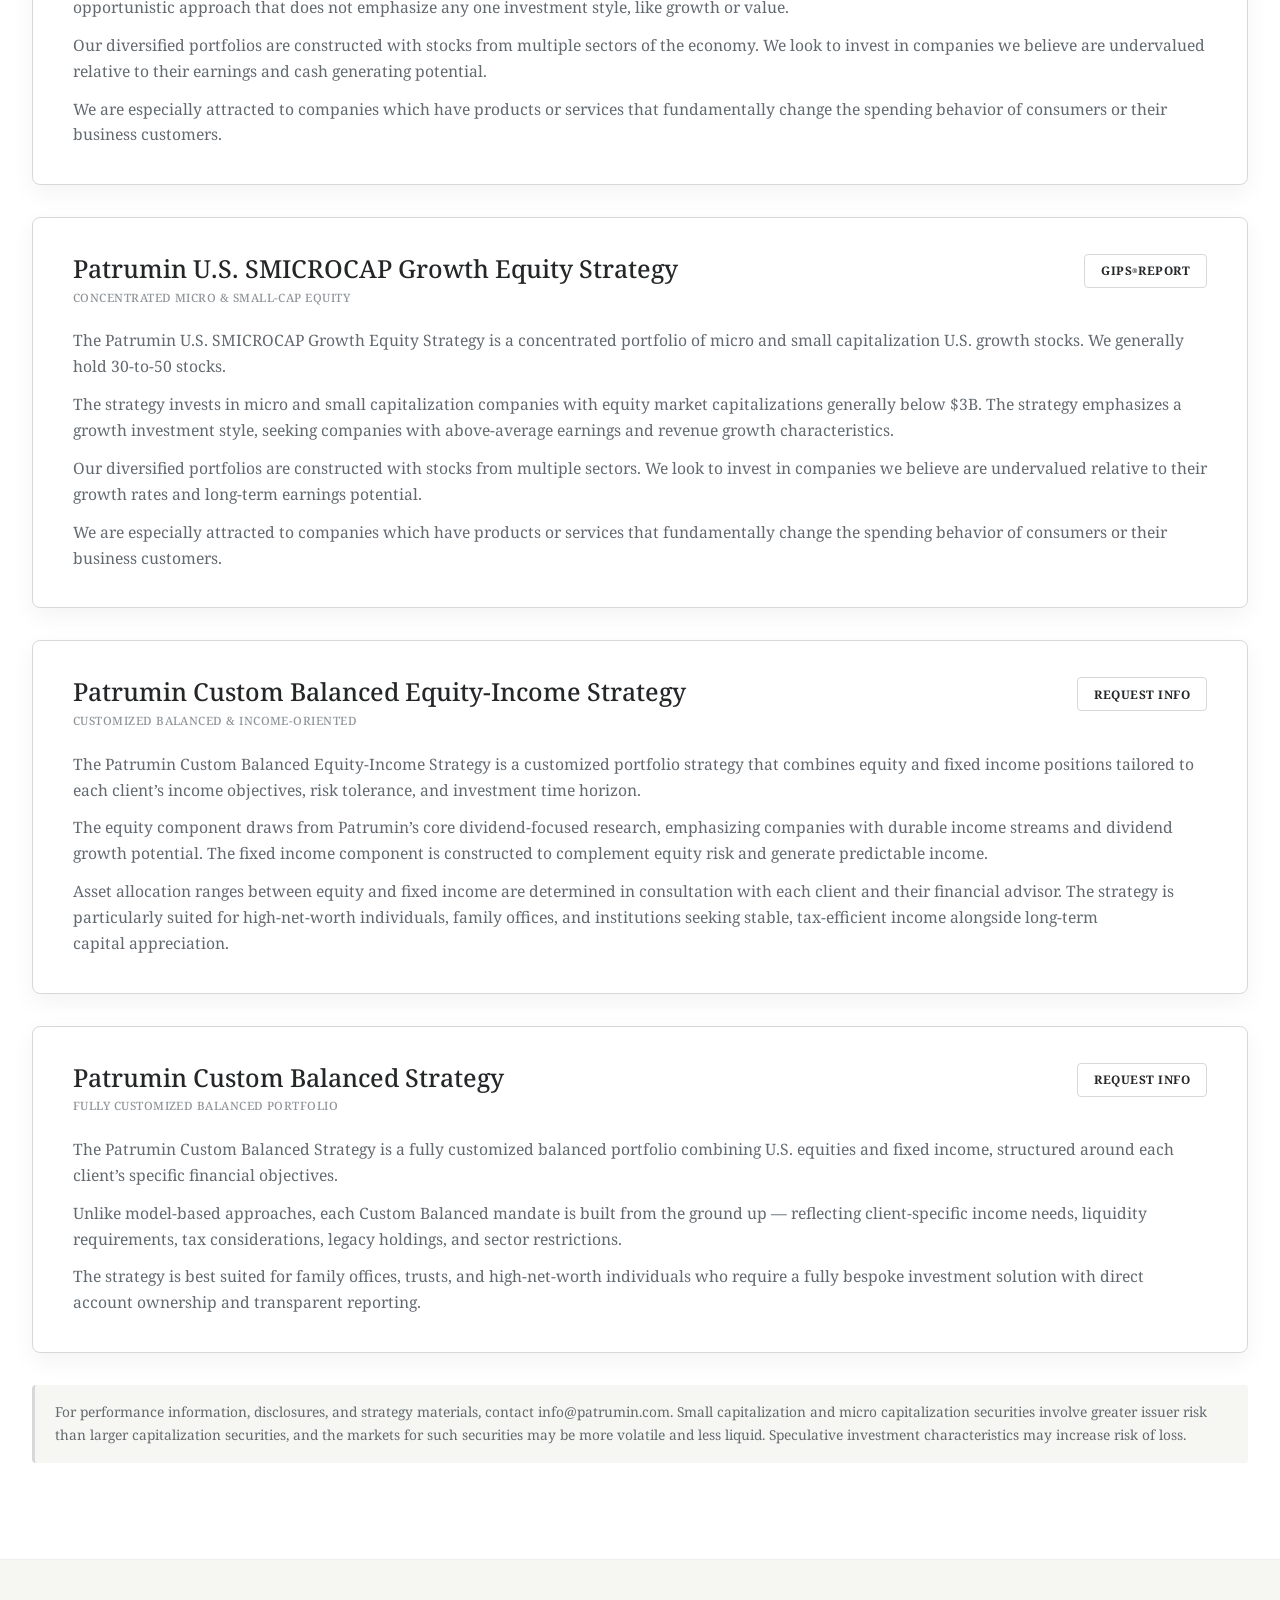
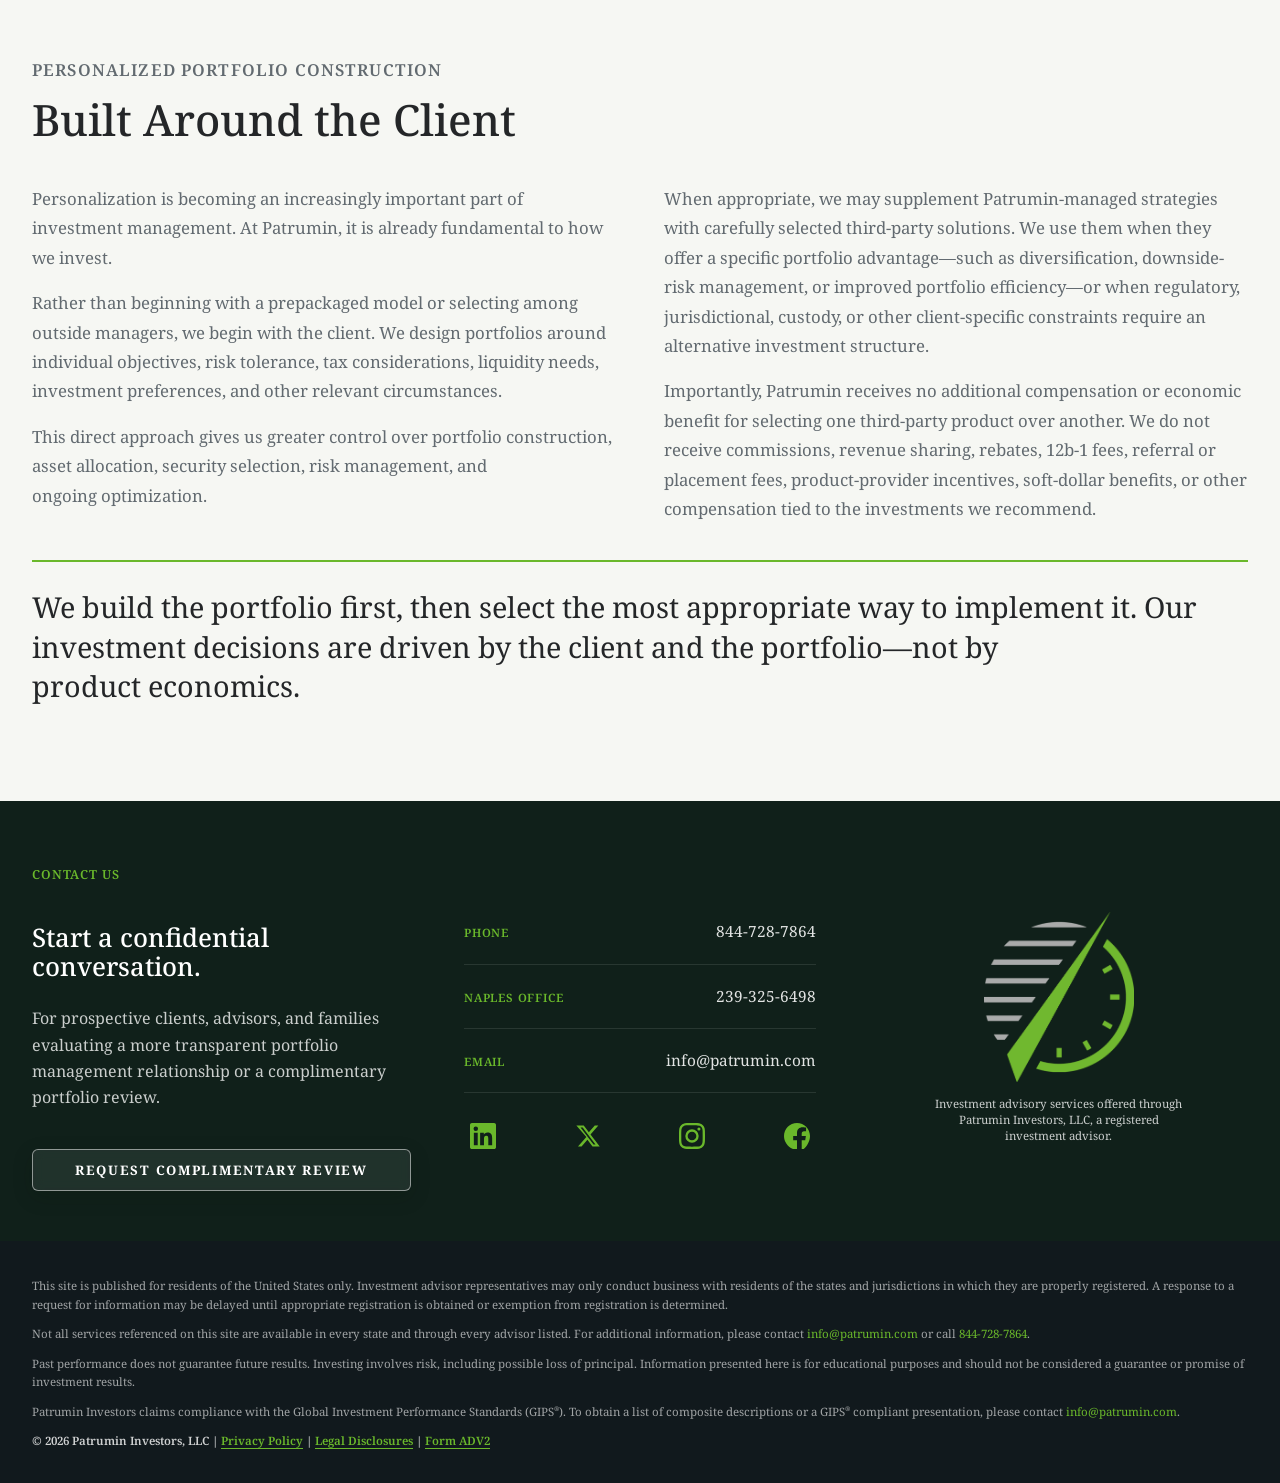
<file: strategies.html>
<!DOCTYPE html>

<html lang="en">
<head>
<meta charset="utf-8"/>
<meta content="width=device-width, initial-scale=1" name="viewport"/>
<title>Equity Strategies | Patrumin Investors</title>
<meta content="Patrumin Investors offers research-led U.S. equity strategies including Smallcap, Dividends Plus+, Allcap, SMICROCAP, and custom balanced portfolios." name="description"/>
<link rel="stylesheet" href="styles.css?v=52">
<script>
/* Theme boot — runs before first paint so there is no flash.
   An explicit choice in localStorage wins; otherwise the OS/browser
   preference is honoured; otherwise light. */
(function () {
  try {
    var t = localStorage.getItem("patrumin-theme");
    if (t !== "dark" && t !== "light") {
      t = window.matchMedia("(prefers-color-scheme: dark)").matches ? "dark" : "light";
    }
    document.documentElement.setAttribute("data-theme", t);
  } catch (e) {
    document.documentElement.setAttribute("data-theme", "light");
  }
})();
</script>
</head>
<body>
<a class="skip-link" data-i18n="skip" href="#main">Skip to content</a>
<header class="site-header">
<nav aria-label="Primary navigation" class="main-nav">
<a aria-label="Patrumin Investors home" class="brand" href="index.html">
<img class="brand__mark" alt="" src="assets/patrumin-mark-hd.png"/>
<span class="brand__name"><span class="brand__name--dark">Patrumin</span> <span class="brand__name--green">Investors</span></span>
</a>
<button aria-controls="site-menu" aria-expanded="false" class="nav-toggle" type="button">
<span class="nav-toggle__line"></span>
<span class="nav-toggle__line"></span>
<span class="nav-toggle__line"></span>
<span class="sr-only" data-i18n="navMenuLabel">Menu</span>
</button>
<div class="nav-links" id="site-menu">
<a data-i18n="navPhilosophy" href="index.html#philosophy">Investment Philosophy</a>
<div class="nav-item nav-item--has-menu">
<a class="nav-trigger" data-i18n="navStrategies" href="strategies.html">Equity Strategies</a>
<div aria-label="Equity investment strategies" class="nav-menu">
<a data-i18n="navSmallcap" href="strategies.html#strategy-smallcap">U.S. Smallcap Equity</a>
<a data-i18n="navDividends" href="strategies.html#strategy-dividends-plus">U.S. Dividends Plus+</a>
<a data-i18n="navAllcap" href="strategies.html#strategy-allcap">U.S. Allcap Equity</a>
<a data-i18n="navSmicrocap" href="strategies.html#strategy-smicrocap">U.S. SMICROCAP Growth</a>
<a data-i18n="navBalancedEqIncome" href="strategies.html#strategy-balanced-equity-income">Custom Balanced Equity-Income</a>
<a data-i18n="navCustomBalanced" href="strategies.html#strategy-custom-balanced">Custom Balanced</a>
</div>
</div>
<a data-i18n="navCapabilities" href="capabilities.html">Capabilities</a>
<a data-i18n="navGipsComposite" href="gips.html">GIPS<sup class="reg">®</sup> Reports</a>
<a data-i18n="navPerformance" href="performance.html">Equity Performance</a>
<a data-i18n="navInsights" href="insights.html">Insights</a>
<a data-i18n="navAbout" href="about.html">About</a>
<a data-i18n="navContact" href="#contact">Contact Us</a>
</div>
<div aria-label="Utilities" class="nav-aux">
<button class="theme-toggle" type="button" data-theme-toggle aria-label="Switch to dark mode" title="Switch to dark mode">
<svg class="theme-toggle__moon" aria-hidden="true" viewBox="0 0 24 24" fill="none" stroke="currentColor" stroke-width="1.8" stroke-linecap="round" stroke-linejoin="round"><path d="M21 12.8A9 9 0 1 1 11.2 3a7 7 0 0 0 9.8 9.8z"></path></svg>
<svg class="theme-toggle__sun" aria-hidden="true" viewBox="0 0 24 24" fill="none" stroke="currentColor" stroke-width="1.8" stroke-linecap="round" stroke-linejoin="round"><circle cx="12" cy="12" r="4.2"></circle><path d="M12 2.2v2.4M12 19.4v2.4M4.1 4.1l1.7 1.7M18.2 18.2l1.7 1.7M2.2 12h2.4M19.4 12h2.4M4.1 19.9l1.7-1.7M18.2 5.8l1.7-1.7"></path></svg>
</button>
<label class="language-switch" for="language-select">
<svg aria-hidden="true" class="lang-globe" fill="none" height="13" stroke="currentColor" stroke-width="1.5" viewbox="0 0 16 16" width="13"><circle cx="8" cy="8" r="6.5"></circle><ellipse cx="8" cy="8" rx="2.9" ry="6.5"></ellipse><line x1="1.5" x2="14.5" y1="8" y2="8"></line><line x1="2" x2="14" y1="5" y2="5"></line><line x1="2" x2="14" y1="11" y2="11"></line></svg>
<span aria-hidden="true" class="language-switch__label">English</span>
<select aria-label="Select language" id="language-select">
<option value="en">English</option>
<option value="zh">中文</option>
<option value="es">Español</option>
<option value="fr">Français</option>
<option value="ja">日本語</option>
</select>
</label>
</div>
</nav>
</header>
<main id="main">
<section class="page-hero">
<div class="section-shell">
<h1 data-i18n="pageTitleStrategies">Research-led U.S. equity strategies.</h1>
</div>
</section>
<section aria-labelledby="strategy-title" class="strategy section-padding" id="strategy">
<div class="section-shell" data-i18n-html="strategyPage">
<div class="section-heading section-heading--full">
<p>Patrumin’s strategies are built around bottom-up fundamental research, company-level analysis, and disciplined portfolio construction. Each strategy is designed to express a distinct opportunity set without relying on performance promises.</p></div>
<div aria-label="Strategy shortcuts" class="strategy-nav">
<a href="#strategy-smallcap">Smallcap Equity</a>
<a href="#strategy-dividends-plus">Dividends Plus+</a>
<a href="#strategy-allcap">Allcap Equity</a>
<a href="#strategy-smicrocap">SMICROCAP Growth</a>
<a href="#strategy-balanced-equity-income">Balanced Equity-Income</a>
<a href="#strategy-custom-balanced">Custom Balanced</a>
</div>
<!-- ① Smallcap -->
<article class="strategy-panel" id="strategy-smallcap"><div class="strategy-panel__top"><div class="strategy-panel__heading"><h3 class="strategy-panel__name">Patrumin U.S. Smallcap Equity Strategy</h3><span class="strategy-panel__tag">Concentrated smaller-company equity</span></div><a class="button button--outline strategy-panel__cta" href="gips.html">GIPS<sup class="reg">®</sup> Report</a></div>


<div class="strategy-panel__body">
<p>The Patrumin U.S. Smallcap Equity Strategy is a concentrated portfolio of smaller U.S. stocks. We generally hold 40-to-70 stocks to leverage our bottom-up, fundamental research approach.</p>
<p>The strategy invests in small companies, typically those with equity market capitalizations below $10B. Patrumin employs an opportunistic approach that does not emphasize any one investment style, like growth or value.</p>
<p>Our diversified portfolios are constructed with stocks from multiple sectors of the economy, which may experience varying rates of growth. We also look to invest in companies we believe are undervalued relative to their earnings and cash generating potential.</p>
<p>We are especially attracted to companies which have products or services that fundamentally change the spending behavior of consumers or their business customers.</p>

</div></article>
<!-- ② Dividends Plus+ -->
<article class="strategy-panel" id="strategy-dividends-plus"><div class="strategy-panel__top"><div class="strategy-panel__heading"><h3 class="strategy-panel__name">Patrumin U.S. Dividends Plus+ Equity Strategy</h3><span class="strategy-panel__tag">Dividend-focused U.S. equity</span></div><a class="button button--outline strategy-panel__cta" href="gips.html">GIPS<sup class="reg">®</sup> Report</a></div>


<div class="strategy-panel__body">
<p>The Patrumin U.S. Dividends Plus+ Equity Strategy is a concentrated portfolio of 20-to-25 U.S.-traded stocks emphasizing dividend income, dividend growth, and capital appreciation potential.</p>
<p>We invest in companies we believe offer durable dividend income streams, have track records of dividend growth, and sell at prices that offer capital appreciation potential.</p>
<p>The strategy is focused on achieving a yield that is above the broad market, typically 150% to 200% of the S&amp;P 500 yield, and delivering total returns that are competitive with the broad equity market over full market cycles.</p>
<p>We are especially attracted to companies which have products or services that fundamentally change the spending behavior of consumers or their business customers and pay dividends or are increasing their dividends.</p>
</div></article>
<!-- ③ Allcap -->
<article class="strategy-panel" id="strategy-allcap"><div class="strategy-panel__top"><div class="strategy-panel__heading"><h3 class="strategy-panel__name">Patrumin U.S. Allcap Equity Strategy</h3><span class="strategy-panel__tag">All-capitalization U.S. equity</span></div><a class="button button--outline strategy-panel__cta" href="gips.html">GIPS<sup class="reg">®</sup> Report</a></div>


<div class="strategy-panel__body">
<p>The Patrumin U.S. Allcap Equity Strategy is a concentrated portfolio of U.S. stocks across the full market capitalization spectrum. We generally hold 40-to-70 stocks to leverage our bottom-up, fundamental research approach.</p>
<p>The strategy invests across small, mid, and large cap U.S. companies without a defined capitalization range or style bias. Patrumin employs an opportunistic approach that does not emphasize any one investment style, like growth or value.</p>
<p>Our diversified portfolios are constructed with stocks from multiple sectors of the economy. We look to invest in companies we believe are undervalued relative to their earnings and cash generating potential.</p>
<p>We are especially attracted to companies which have products or services that fundamentally change the spending behavior of consumers or their business customers.</p>
</div></article>
<!-- ④ SMICROCAP -->
<article class="strategy-panel" id="strategy-smicrocap"><div class="strategy-panel__top"><div class="strategy-panel__heading"><h3 class="strategy-panel__name">Patrumin U.S. SMICROCAP Growth Equity Strategy</h3><span class="strategy-panel__tag">Concentrated micro &amp; small-cap equity</span></div><a class="button button--outline strategy-panel__cta" href="gips.html">GIPS<sup class="reg">®</sup> Report</a></div>


<div class="strategy-panel__body">
<p>The Patrumin U.S. SMICROCAP Growth Equity Strategy is a concentrated portfolio of micro and small capitalization U.S. growth stocks. We generally hold 30-to-50 stocks.</p>
<p>The strategy invests in micro and small capitalization companies with equity market capitalizations generally below $3B. The strategy emphasizes a growth investment style, seeking companies with above-average earnings and revenue growth characteristics.</p>
<p>Our diversified portfolios are constructed with stocks from multiple sectors. We look to invest in companies we believe are undervalued relative to their growth rates and long-term earnings potential.</p>
<p>We are especially attracted to companies which have products or services that fundamentally change the spending behavior of consumers or their business customers.</p>
</div></article>
<!-- ⑤ Balanced Equity-Income -->
<article class="strategy-panel" id="strategy-balanced-equity-income"><div class="strategy-panel__top"><div class="strategy-panel__heading"><h3 class="strategy-panel__name">Patrumin Custom Balanced Equity-Income Strategy</h3><span class="strategy-panel__tag">Customized balanced &amp; income-oriented</span></div><a class="button button--outline strategy-panel__cta" href="mailto:info@patrumin.com?subject=Patrumin%20Strategy%20Materials%20Request">Request Info</a></div>


<div class="strategy-panel__body">
<p>The Patrumin Custom Balanced Equity-Income Strategy is a customized portfolio strategy that combines equity and fixed income positions tailored to each client’s income objectives, risk tolerance, and investment time horizon.</p>
<p>The equity component draws from Patrumin’s core dividend-focused research, emphasizing companies with durable income streams and dividend growth potential. The fixed income component is constructed to complement equity risk and generate predictable income.</p>
<p>Asset allocation ranges between equity and fixed income are determined in consultation with each client and their financial advisor. The strategy is particularly suited for high-net-worth individuals, family offices, and institutions seeking stable, tax-efficient income alongside long-term capital appreciation.</p>
</div></article>
<!-- ⑥ Custom Balanced -->
<article class="strategy-panel" id="strategy-custom-balanced"><div class="strategy-panel__top"><div class="strategy-panel__heading"><h3 class="strategy-panel__name">Patrumin Custom Balanced Strategy</h3><span class="strategy-panel__tag">Fully customized balanced portfolio</span></div><a class="button button--outline strategy-panel__cta" href="mailto:info@patrumin.com?subject=Patrumin%20Strategy%20Materials%20Request">Request Info</a></div>


<div class="strategy-panel__body">
<p>The Patrumin Custom Balanced Strategy is a fully customized balanced portfolio combining U.S. equities and fixed income, structured around each client’s specific financial objectives.</p>
<p>Unlike model-based approaches, each Custom Balanced mandate is built from the ground up — reflecting client-specific income needs, liquidity requirements, tax considerations, legacy holdings, and sector restrictions.</p>
<p>The strategy is best suited for family offices, trusts, and high-net-worth individuals who require a fully bespoke investment solution with direct account ownership and transparent reporting.</p>
</div></article>
<p class="strategy-disclosure">For performance information, disclosures, and strategy materials, contact <a href="mailto:info@patrumin.com">info@patrumin.com</a>. Small capitalization and micro capitalization securities involve greater issuer risk than larger capitalization securities, and the markets for such securities may be more volatile and less liquid. Speculative investment characteristics may increase risk of loss.</p>
</div>
</section>
<section aria-labelledby="built-around-title" class="built-around section-padding" id="built-around-the-client">
<div class="section-shell" data-i18n-html="builtAroundClient">
<div class="section-heading section-heading--full">
<p class="eyebrow">Personalized Portfolio Construction</p>
<h2 id="built-around-title">Built Around the Client</h2>
</div>
<div class="built-around__copy">
<p>Personalization is becoming an increasingly important part of investment management. At Patrumin, it is already fundamental to how we invest.</p>
<p>Rather than beginning with a prepackaged model or selecting among outside managers, we begin with the client. We design portfolios around individual objectives, risk tolerance, tax considerations, liquidity needs, investment preferences, and other relevant circumstances.</p>
<p>This direct approach gives us greater control over portfolio construction, asset allocation, security selection, risk management, and ongoing optimization.</p>
<p>When appropriate, we may supplement Patrumin-managed strategies with carefully selected third-party solutions. We use them when they offer a specific portfolio advantage&mdash;such as diversification, downside-risk management, or improved portfolio efficiency&mdash;or when regulatory, jurisdictional, custody, or other client-specific constraints require an alternative investment structure.</p>
<p>Importantly, Patrumin receives no additional compensation or economic benefit for selecting one third-party product over another. We do not receive commissions, revenue sharing, rebates, 12b-1 fees, referral or placement fees, product-provider incentives, soft-dollar benefits, or other compensation tied to the investments we recommend.</p>
</div>
<p class="built-around__kicker">We build the portfolio first, then select the most appropriate way to implement it. Our investment decisions are driven by the client and the portfolio&mdash;not by product economics.</p>
</div>
</section>
<section aria-labelledby="contact-title" class="contact section-padding" id="contact">
<div class="section-shell contact__grid">
<div>
<p class="eyebrow" data-i18n="contactEyebrow">Contact Us</p>
<h2 data-i18n="contactTitle" id="contact-title">Start a confidential conversation.</h2>
<p data-i18n="contactBlurb">
              For prospective clients, advisors, and families evaluating a more
              transparent portfolio management relationship or a complimentary
              portfolio review.
            </p>
<a class="button button--primary" href="mailto:info@patrumin.com?subject=Patrumin%20Portfolio%20Review%20Request"><span data-i18n="contactCta">Request Complimentary Review</span></a>
</div>
<div aria-label="Contact options" class="contact-actions">
<a class="contact-link" href="tel:+18447287864">
<span data-i18n="contactPhoneLabel">Phone</span>
              844-728-7864
            </a>
<a class="contact-link" href="tel:+12393256498">
<span data-i18n="contactOfficeLabel">Naples Office</span>
              239-325-6498
            </a>
<a class="contact-link" href="mailto:info@patrumin.com">
<span data-i18n="contactEmailLabel">Email</span>
              info@patrumin.com
            </a>
<div aria-label="Social media links" class="contact-social">
<a aria-label="Patrumin Investors on LinkedIn" class="social-btn linkedin" href="https://www.linkedin.com/company/10127582" rel="noopener noreferrer" target="_blank">
<svg aria-hidden="true" fill="currentColor" height="22" viewbox="0 0 24 24" width="22"><path d="M20.447 20.452h-3.554v-5.569c0-1.328-.027-3.037-1.852-3.037-1.853 0-2.136 1.445-2.136 2.939v5.667H9.351V9h3.414v1.561h.046c.477-.9 1.637-1.85 3.37-1.85 3.601 0 4.267 2.37 4.267 5.455v6.286zM5.337 7.433a2.062 2.062 0 01-2.063-2.065 2.064 2.064 0 112.063 2.065zm1.782 13.019H3.555V9h3.564v11.452zM22.225 0H1.771C.792 0 0 .774 0 1.729v20.542C0 23.227.792 24 1.771 24h20.451C23.2 24 24 23.227 24 22.271V1.729C24 .774 23.2 0 22.222 0h.003z"></path></svg>
</a>
<a aria-label="Patrumin Investors on X" class="social-btn x-corp" href="https://x.com/Patrumin" rel="noopener noreferrer" target="_blank">
<svg aria-hidden="true" fill="currentColor" height="22" viewbox="0 0 24 24" width="22"><path d="M18.244 2.25h3.308l-7.227 8.26 8.502 11.24H16.17l-4.714-6.231-5.401 6.231H2.748l7.73-8.835L1.254 2.25H8.08l4.713 6.231zm-1.161 17.52h1.833L7.084 4.126H5.117z"></path></svg>
</a>
<a aria-label="Patrumin Investors on Instagram" class="social-btn instagram" href="https://www.instagram.com/patrumininvestors" rel="noopener noreferrer" target="_blank">
<svg aria-hidden="true" fill="url(#ig-gradient)" height="22" viewbox="0 0 24 24" width="22"><defs><radialGradient id="ig-gradient" cx="0.3" cy="1.07" r="1.35"><stop offset="0" stop-color="#fdf497"/><stop offset="0.05" stop-color="#fdf497"/><stop offset="0.45" stop-color="#fd5949"/><stop offset="0.6" stop-color="#d6249f"/><stop offset="0.9" stop-color="#285AEB"/></radialGradient></defs><path d="M12 0C8.74 0 8.333.015 7.053.072 5.775.132 4.905.333 4.14.63c-.789.306-1.459.717-2.126 1.384S.935 3.35.63 4.14C.333 4.905.131 5.775.072 7.053.012 8.333 0 8.74 0 12c0 3.259.014 3.668.072 4.948.06 1.277.261 2.148.558 2.913.306.788.717 1.459 1.384 2.126.667.666 1.336 1.079 2.126 1.384.766.296 1.636.499 2.913.558C8.333 23.988 8.74 24 12 24c3.259 0 3.668-.014 4.948-.072 1.277-.06 2.148-.262 2.913-.558.788-.306 1.459-.718 2.126-1.384.666-.667 1.079-1.335 1.384-2.126.296-.765.499-1.636.558-2.913.06-1.28.072-1.689.072-4.948 0-3.259-.014-3.667-.072-4.947-.06-1.277-.262-2.149-.558-2.913-.306-.789-.718-1.459-1.384-2.126C21.319 1.347 20.651.935 19.86.63c-.765-.297-1.636-.499-2.913-.558C15.667.012 15.26 0 12 0zm0 2.16c3.203 0 3.585.016 4.85.071 1.17.055 1.805.249 2.227.415.562.217.96.477 1.382.896.419.42.679.819.896 1.381.164.422.36 1.057.413 2.227.057 1.266.07 1.646.07 4.85s-.015 3.585-.074 4.85c-.061 1.17-.256 1.805-.421 2.227-.224.562-.479.96-.899 1.382-.419.419-.824.679-1.38.896-.42.164-1.065.36-2.235.413-1.274.057-1.649.07-4.859.07-3.211 0-3.586-.015-4.859-.074-1.171-.061-1.816-.256-2.236-.421-.569-.224-.96-.479-1.379-.899-.421-.419-.69-.824-.9-1.38-.165-.42-.359-1.065-.42-2.235-.045-1.26-.061-1.649-.061-4.844 0-3.196.016-3.586.061-4.861.061-1.17.255-1.814.42-2.234.21-.57.479-.96.9-1.381.419-.419.81-.689 1.379-.898.42-.166 1.051-.361 2.221-.421 1.275-.045 1.65-.06 4.859-.06l.045.03zm0 3.678a6.162 6.162 0 100 12.324 6.162 6.162 0 000-12.324zM12 16c-2.21 0-4-1.79-4-4s1.79-4 4-4 4 1.79 4 4-1.79 4-4 4zm7.846-10.405a1.441 1.441 0 01-2.88 0 1.44 1.44 0 012.88 0z"></path></svg>
</a>
<a aria-label="Patrumin Investors on Facebook" class="social-btn facebook" href="https://www.facebook.com/patrumin" rel="noopener noreferrer" target="_blank">
<svg aria-hidden="true" fill="currentColor" height="22" viewbox="0 0 24 24" width="22"><path d="M24 12.073c0-6.627-5.373-12-12-12s-12 5.373-12 12c0 5.99 4.388 11.954 12 12.873v-9.107H8.468V12.06h3.532V9.39c0-3.487 2.078-5.415 5.253-5.415 1.522 0 3.114.272 3.114.272v3.427h-1.754c-1.726 0-2.265 1.072-2.265 2.17v2.21h3.85l-.615 3.807h-3.235v9.108C19.612 24.027 24 18.062 24 12.073z"></path></svg>
</a>
</div>
</div>
<div class="contact-brand">
<img alt="Patrumin Investors" class="contact-brand__mark" src="assets/patrumin-mark-hd.png"/>
<p class="contact-brand__note" data-i18n="footerAdvisory">Investment advisory services offered through Patrumin Investors, LLC, a registered investment advisor.</p>
</div>
</div>
</section>
</main>
<footer class="site-footer">
<div class="section-shell footer-disclosures" data-i18n-html="footerDisclosures">
<p>This site is published for residents of the United States only. Investment advisor representatives may only conduct business with residents of the states and jurisdictions in which they are properly registered. A response to a request for information may be delayed until appropriate registration is obtained or exemption from registration is determined.</p>
<p>Not all services referenced on this site are available in every state and through every advisor listed. For additional information, please contact <a href="mailto:info@patrumin.com">info@patrumin.com</a> or call <a href="tel:+18447287864">844-728-7864</a>.</p>
<p>Past performance does not guarantee future results. Investing involves risk, including possible loss of principal. Information presented here is for educational purposes and should not be considered a guarantee or promise of investment results.</p>
<p>Patrumin Investors claims compliance with the Global Investment Performance Standards (GIPS<sup class="reg">®</sup>). To obtain a list of composite descriptions or a GIPS<sup class="reg">®</sup> compliant presentation, please contact <a href="mailto:info@patrumin.com">info@patrumin.com</a>.</p>
<p class="footer-meta">© 2026 Patrumin Investors, LLC | <a href="privacy.html">Privacy Policy</a> | <a href="legal.html">Legal Disclosures</a> | <a href="https://www.patrumin.com/form-adv" rel="noopener" target="_blank">Form ADV2</a></p>
</div>
</footer>
<!-- GIPS<sup class="reg">®</sup> Email Capture Modal -->
<div aria-hidden="true" aria-labelledby="gips-modal-title" aria-modal="true" class="gips-modal" id="gips-modal" role="dialog">
<div class="gips-modal__backdrop" onclick="closeGipsModal()"></div>
<div class="gips-modal__box" role="document">
<button aria-label="Close dialog" class="gips-modal__close" onclick="closeGipsModal()">×</button>
<p class="card-kicker" id="gips-modal-report-name"></p>
<h3 data-i18n="gipsModalTitle" id="gips-modal-title">Access GIPS<sup class="reg">®</sup> Composite Report</h3>
<p class="gips-modal__desc" data-i18n="gipsModalDesc">Please provide your contact information. Patrumin Investors maintains a record of all composite report distributions as required under GIPS<sup class="reg">®</sup> standards.</p>
<form id="gips-download-form" novalidate="">
<div class="gips-modal__field">
<label data-i18n="gipsModalNameLabel" for="gips-name">Full Name <span aria-hidden="true" class="gips-modal__req">*</span></label>
<input autocomplete="name" id="gips-name" placeholder="First and last name" required="" type="text"/>
</div>
<div class="gips-modal__field">
<label data-i18n="gipsModalEmailLabel" for="gips-email">Email Address <span aria-hidden="true" class="gips-modal__req">*</span></label>
<input autocomplete="email" id="gips-email" placeholder="your@email.com" required="" type="email"/>
</div>
<button class="button button--primary gips-modal__submit" data-i18n="gipsModalSubmit" type="submit">Access Report</button>
<p class="gips-modal__privacy" data-i18n="gipsModalPrivacy">By submitting this form, you agree to receive communications from Patrumin Investors regarding its services. We will never sell your personal information to third parties. A record of this submission is retained as required under GIPS<sup class="reg">®</sup> standards.</p>
</form>
<div class="gips-modal__success" id="gips-modal-success" style="display:none;">
<p data-i18n="gipsModalThanks"><strong>Thanks for your interest!</strong></p>
<div class="gips-modal__check">✓</div>
<p class="gips-modal__note" id="gips-modal-note"></p>
<button class="button button--primary gips-modal__submit" data-i18n="gipsModalClose" onclick="closeGipsModal()">Close</button>
</div>
</div>
</div>
<script src="script.js?v=26"></script>
</body>
</html>
</file>
<file: styles.css>
@import url('https://fonts.googleapis.com/css2?family=Noto+Serif:ital,wght@0,400;0,500;0,700;1,400&display=swap');

:root {
  --green: #6ab82b;
  --green-dark: #5da522;
  --green-hover: #4a8a1a;
  --brand-gray: #b2b2b2;
  --charcoal: #242628;
  --charcoal-2: #303438;
  --ink: #1d2023;
  --muted: #626a70;
  --line: #d8d8d8;
  --soft-line: #eeeeee;
  --white: #ffffff;
  --off-white: #f6f7f3;
  --mist: #e9efe5;
  --deep: #11191d;
  --shadow: 0 18px 42px rgba(18, 28, 24, 0.13);
  --header-height: 76px;
  --font-body: "Iskoola Pota", "Noto Serif", Georgia, "Times New Roman", serif;
  --font-heading: "Iskoola Pota", "Noto Serif", Georgia, "Times New Roman", serif;

  /* ── Theme surfaces (light) ──────────────────────────────────────
     --white / --charcoal / --deep stay literal brand colours and are
     used for text and panels that are dark in BOTH themes. Anything
     that flips between light and dark uses the tokens below.        */
  --surface-page: #ffffff;
  --surface-card: #ffffff;
  --surface-header: rgba(255, 255, 255, 0.97);
  --panel-dark: #242628;
  --brand-name: #323232;
  --card-shadow: 0 8px 24px rgba(20, 28, 24, 0.05);
  color-scheme: light;
}

/* ══════════════════════════════════════════════════════════════════
   DARK THEME
   Set by the inline <head> script as data-theme="dark" on <html>:
   an explicit choice in localStorage wins, otherwise the OS/browser
   preference is honoured, otherwise light.
   ══════════════════════════════════════════════════════════════════ */
[data-theme="dark"] {
  color-scheme: dark;

  --surface-page: #121618;
  --surface-card: #1b2022;
  --surface-header: rgba(17, 21, 23, 0.94);

  --off-white: #1d2224;
  --mist: #16211c;

  --ink: #e4e9e9;
  --charcoal: #f1f4f3;
  --charcoal-2: #e4e9e9;
  --muted: #a2adaf;

  --line: #2f3639;
  --soft-line: #262c2f;

  --brand-name: #f1f4f3;
  --card-shadow: 0 8px 24px rgba(0, 0, 0, 0.34);

  /* NOTE: --green / --green-dark are deliberately NOT changed here.
     They are the brand greens and also fill the primary buttons, which
     carry white text — lightening them lowers button contrast. On the
     dark page ground #5da522 still reads at roughly 5.7:1 as link text. */
}

* {
  box-sizing: border-box;
}

html {
  scroll-behavior: smooth;
}

html,
body {
  overflow-x: clip;
}

body {
  margin: 0;
  color: var(--ink);
  background: var(--surface-page);
  font-family: var(--font-body);
  font-size: 16px;
  line-height: 1.65;
  text-rendering: optimizeLegibility;
}

body.nav-open {
  overflow: hidden;
}

img {
  display: block;
  max-width: 100%;
}

a {
  color: inherit;
  text-decoration: none;
}

a:hover {
  color: var(--green-dark);
}

p {
  margin: 0;
}

p + p {
  margin-top: 1rem;
}

h1,
h2,
h3 {
  margin: 0;
  color: var(--charcoal);
  font-family: var(--font-heading);
  font-weight: 500;
  line-height: 1.12;
  letter-spacing: 0;
  width: 100%;
}

h1 {
  color: var(--white);
  font-size: 4rem;
}

h2 {
  font-size: clamp(1.85rem, 1.5rem + 1.5vw, 4.2rem);
  text-wrap: normal;
}

h3 {
  font-size: 1.35rem;
}

.skip-link {
  position: absolute;
  left: 1rem;
  top: 1rem;
  z-index: 1000;
  padding: 0.75rem 1rem;
  color: var(--white);
  background: var(--panel-dark);
  transform: translateY(-150%);
}

.skip-link:focus {
  transform: translateY(0);
}

:focus-visible {
  outline: 2px solid rgba(93, 165, 34, 0.55);
  outline-offset: 3px;
}

.section-shell {
  width: calc(100% - 64px);
  max-width: none;
  margin: 0 auto;
}

.section-padding {
  padding: 96px 0;
}

.section-padding--topless {
  padding-top: 0;
}

.site-header {
  position: sticky;
  top: 0;
  z-index: 100;
  background: var(--surface-header);
  border-bottom: 1px solid var(--soft-line);
  box-shadow: 0 8px 24px rgba(0, 0, 0, 0.04);
  backdrop-filter: blur(14px);
}

.topline {
  color: var(--white);
  background: var(--panel-dark);
  font-size: 0.8rem;
}

.topline__inner {
  width: min(1180px, calc(100% - 48px));
  min-height: 48px;
  margin: 0 auto;
  padding: 0.45rem 0;
  display: flex;
  align-items: center;
  justify-content: space-between;
  gap: 1rem;
}

.topline__inner > span {
  color: rgba(255, 255, 255, 0.86);
  font-size: 0.76rem;
  font-weight: 600;
  text-transform: uppercase;
  letter-spacing: 0.04em;
}

.topline a {
  font-weight: 600;
}

.topline__actions {
  display: flex;
  align-items: center;
  justify-content: flex-end;
  gap: 0.75rem;
}

.social-links {
  display: flex;
  align-items: center;
  gap: 0.4rem;
}

.social-links a {
  width: 32px;
  height: 32px;
  display: inline-flex;
  align-items: center;
  justify-content: center;
  border: 1px solid rgba(255, 255, 255, 0.22);
  border-radius: 999px;
  color: var(--white);
  background: rgba(255, 255, 255, 0.08);
  font-size: 0.72rem;
  font-weight: 800;
  line-height: 1;
  transition:
    background-color 220ms ease,
    border-color 220ms ease,
    color 220ms ease,
    transform 220ms ease;
}

.social-links a.social-link--linkedin:hover,
.social-links a.social-link--linkedin:focus-visible {
  background: #0A66C2;
  border-color: #0A66C2;
  color: var(--white);
  transform: translateY(-1px);
}

.social-links a.social-link--x:hover,
.social-links a.social-link--x:focus-visible {
  background: #111111;
  border-color: #111111;
  color: var(--white);
  transform: translateY(-1px);
}

.social-links a.social-link--facebook:hover,
.social-links a.social-link--facebook:focus-visible {
  background: #1877F2;
  border-color: #1877F2;
  color: var(--white);
  transform: translateY(-1px);
}

.footer-social .social-links a.social-link--linkedin:hover {
  background: #0A66C2;
  border-color: #0A66C2;
}
.footer-social .social-links a.social-link--x:hover {
  background: #111111;
  border-color: #111111;
}
.footer-social .social-links a.social-link--facebook:hover {
  background: #1877F2;
  border-color: #1877F2;
}

.language-switch {
  position: relative;
  display: inline-flex;
  align-items: center;
  min-height: 32px;
  gap: 0.35rem;
  padding: 0 0.65rem;
  border: 1px solid rgba(255, 255, 255, 0.18);
  border-radius: 999px;
  color: rgba(255, 255, 255, 0.7);
  background: rgba(255, 255, 255, 0.06);
  font-size: 0.74rem;
  font-weight: 500;
  transition: border-color 200ms ease;
}

.language-switch:hover {
  border-color: rgba(255, 255, 255, 0.32);
}

.language-switch::after {
  content: "";
  width: 6px;
  height: 6px;
  flex-shrink: 0;
  border-right: 1.5px solid rgba(255,255,255,0.5);
  border-bottom: 1.5px solid rgba(255,255,255,0.5);
  transform: translateY(-2px) rotate(45deg);
  pointer-events: none;
}

.language-switch select {
  appearance: none;
  width: auto;
  min-width: 0;
  max-width: 72px;
  height: 30px;
  border: 0;
  border-radius: 0;
  color: var(--white);
  background: transparent;
  font: inherit;
  font-size: 0.74rem;
  padding: 0;
  cursor: pointer;
}

.language-switch select:focus-visible {
  outline: 0;
}

.language-switch:focus-within {
  outline: 2px solid rgba(106, 184, 43, 0.45);
  outline-offset: 2px;
}

.language-switch option {
  color: var(--white);
  background: var(--panel-dark);
}

.main-nav {
  width: 100%;
  min-height: 76px;
  margin: 0;
  padding: 0 18px 0 8px;
  display: flex;
  align-items: center;
  gap: 1.5rem;
}

.brand {
  flex: 0 0 auto;
}

.brand img {
  width: 280px;
  height: auto;
}

.nav-links {
  flex: 1;
  display: flex;
  align-items: center;
  justify-content: flex-end;
  gap: 1.3rem;
  color: var(--charcoal);
  font-size: 0.84rem;
  font-weight: 500;
  letter-spacing: 0.01em;
}

.nav-links > a:not(.nav-cta),
.nav-trigger {
  position: relative;
  padding: 0.3rem 0;
  font-weight: 500;
  white-space: nowrap;
}

.nav-links > a:not(.nav-cta)::after,
.nav-trigger::after {
  content: "";
  position: absolute;
  left: 0;
  right: 0;
  bottom: 0;
  height: 2px;
  background: var(--green-dark);
  transform: scaleX(0);
  transform-origin: left;
  transition: transform 180ms ease;
}

.nav-links > a:not(.nav-cta):hover::after,
.nav-links > a:not(.nav-cta):focus-visible::after,
.nav-trigger:hover::after,
.nav-trigger:focus-visible::after {
  transform: scaleX(1);
}

.nav-item {
  position: relative;
}

.nav-menu {
  display: none;
}

.nav-menu a {
  display: block;
  padding: 0.6rem 0.8rem;
  border-radius: 6px;
  color: var(--muted);
  font-size: 0.78rem;
  font-weight: 400;
  line-height: 1.3;
  letter-spacing: 0;
  transition: background 150ms ease, color 150ms ease;
}

.nav-menu a:hover,
.nav-menu a:focus-visible {
  color: var(--ink);
  background: var(--off-white);
}

.nav-cta,
.button {
  display: inline-flex;
  min-height: 42px;
  align-items: center;
  justify-content: center;
  padding: 0.7rem 1.1rem;
  border: 1px solid transparent;
  border-radius: 4px;
  font-family: var(--font-body);
  font-size: 0.8rem;
  font-weight: 700;
  line-height: 1.15;
  text-align: center;
  cursor: pointer;
  appearance: none;
  -webkit-appearance: none;
  text-transform: uppercase;
  letter-spacing: 0.04em;
  transition:
    background-color 420ms cubic-bezier(0.22, 1, 0.36, 1),
    border-color 420ms cubic-bezier(0.22, 1, 0.36, 1),
    color 420ms cubic-bezier(0.22, 1, 0.36, 1),
    box-shadow 420ms cubic-bezier(0.22, 1, 0.36, 1);
}

.nav-cta,
.button--primary,
.button--secondary {
  color: var(--white);
  background: var(--green-dark);
  border-color: transparent;
}

.nav-cta:hover,
.button--primary:hover,
.button--secondary:hover {
  color: var(--white);
  background: var(--green-hover);
  box-shadow: 0 6px 18px rgba(26, 74, 10, 0.22);
}

.nav-cta:active,
.button:active {
  transition-duration: 100ms;
}

.nav-cta {
  min-height: 36px;
  padding: 0.5rem 0.9rem;
  font-size: 0.72rem;
}

.button-row {
  display: flex;
  flex-wrap: wrap;
  gap: 0.75rem;
  margin-top: 2rem;
}

.nav-toggle {
  display: none;
  width: 44px;
  height: 44px;
  align-items: center;
  justify-content: center;
  flex-direction: column;
  gap: 5px;
  border: none;
  background: transparent;
  cursor: pointer;
}

.nav-toggle__line {
  width: 22px;
  height: 2px;
  background: var(--charcoal);
  transition: transform 320ms cubic-bezier(0.22, 1, 0.36, 1);
}

.main-nav.is-open .nav-toggle__line:first-child {
  transform: translateY(-4px);
}

.main-nav.is-open .nav-toggle__line:nth-of-type(3) {
  transform: translateY(4px);
}

.sr-only {
  position: absolute;
  width: 1px;
  height: 1px;
  padding: 0;
  margin: -1px;
  overflow: hidden;
  clip: rect(0, 0, 0, 0);
  white-space: nowrap;
  border: 0;
}

.nav-aux {
  flex-shrink: 0;
  display: flex;
  align-items: center;
  gap: 0.45rem;
  padding-left: 1rem;
  border-left: 1px solid var(--soft-line);
}

.nav-aux .social-links a {
  width: 28px;
  height: 28px;
  border-color: rgba(0, 0, 0, 0.13);
  color: var(--charcoal);
  background: transparent;
  font-size: 0.65rem;
}

.nav-aux .social-links a:hover,
.nav-aux .social-links a:focus-visible {
  border-color: transparent;
}

.nav-aux .language-switch {
  min-height: 40px;
  gap: 0;
  padding: 0 12px;
  color: var(--charcoal-2);
  background: linear-gradient(180deg, var(--surface-card) 0%, var(--off-white) 100%);
  border: 1px solid rgba(0, 0, 0, 0.12);
  box-shadow: 0 1px 3px rgba(0, 0, 0, 0.05);
  transition:
    border-color 240ms ease,
    box-shadow 240ms ease,
    transform 240ms ease;
}

.nav-aux .language-switch:hover {
  border-color: var(--green-dark);
  box-shadow: 0 3px 14px rgba(93, 165, 34, 0.22);
  transform: translateY(-1px);
}

.nav-aux .language-switch::after {
  border-right-color: var(--green-dark);
  border-bottom-color: var(--green-dark);
}

.nav-aux .language-switch select {
  position: absolute;
  inset: 0;
  width: 100%;
  max-width: none;
  height: 100%;
  opacity: 0;
  cursor: pointer;
}

.language-switch__label {
  flex: 1;
  text-align: center;
  padding: 0 8px;
  color: var(--charcoal);
  font-size: 0.82rem;
  font-weight: 600;
  letter-spacing: 0.02em;
  white-space: nowrap;
}

.nav-aux .lang-globe {
  width: 15px;
  height: 15px;
  color: var(--green-dark);
  opacity: 1;
}

.nav-aux .language-switch option {
  color: var(--ink);
  background: var(--surface-card);
}

.lang-globe {
  flex-shrink: 0;
  opacity: 0.75;
}

main section[id] {
  scroll-margin-top: var(--header-height);
}

/* ── Hero ── */
.hero {
  position: relative;
  overflow: hidden;
  min-height: 680px;
  height: 80svh;
  max-height: 860px;
  display: flex;
  flex-direction: column;
  justify-content: center;
  color: var(--white);
  background: var(--deep);
}

.overview {
  display: none;
}

.hero-media,
.hero-slide {
  position: absolute;
  inset: 0;
}

.hero-slide {
  opacity: 0;
  z-index: 1;
  background-position: center;
  background-size: cover;
  transition: opacity 900ms cubic-bezier(0.22, 1, 0.36, 1);
}

.hero-slide.is-active {
  opacity: 1;
  z-index: 2;
}

.hero-slide::after {
  content: "";
  position: absolute;
  inset: 0;
  background: linear-gradient(90deg, rgba(16, 24, 25, 0.94) 0%, rgba(16, 24, 25, 0.82) 42%, rgba(16, 24, 25, 0.48) 100%);
}

.hero-slide--photo-one {
  background-image: url("assets/patrumin-hero-slide-1.jpg");
}

.hero-slide--photo-two {
  background-image: url("assets/wall-street-sign.jpg");
  background-position: center 30%;
}

.hero-slide--photo-three {
  background-image: url("assets/charging-bull.jpg");
  background-position: center 40%;
}

.hero__content {
  position: relative;
  z-index: 2;
  flex: 1;
  padding-top: 52px;
  padding-bottom: 44px;
  display: flex;
  flex-direction: column;
  justify-content: center;
  align-items: flex-start;
}

.hero__inner {
  display: flex;
  flex-direction: column;
  align-items: flex-start;
  gap: 1.5rem;
  max-width: none;
  width: 100%;
}

.hero__headline {
  margin: 0;
  width: 100%;
  color: var(--white);
  font-family: var(--font-heading);
  font-weight: 500;
  line-height: 1.06;
  letter-spacing: -0.01em;
  font-size: clamp(2.6rem, 1rem + 5.2vw, 7.4rem);
}

@media (min-width: 881px) {
  .hero__inner {
    gap: 1.9rem;
    max-width: none;
  }

  .hero h1 {
    font-size: clamp(3.4rem, 0.4rem + 4.4vw, 7.4rem);
  }

  .hero__inner .button {
    min-height: 58px;
    font-size: 1.04rem;
  }
}

.hero__left {
  flex: 1;
  display: flex;
  flex-direction: column;
  gap: 1.2rem;
  min-width: 0;
}

.hero__left > p:not(.eyebrow) {
  max-width: none;
  color: rgba(255, 255, 255, 0.88);
  font-size: 1.15rem;
  line-height: 1.7;
}

.hero__text {
  display: flex;
  flex-direction: column;
  gap: 0.6rem;
}

.hero__cta {
  display: flex;
  flex-direction: column;
  gap: 1rem;
  padding-top: 1rem;
}

.hero__right {
  flex: 1;
  display: flex;
  flex-direction: column;
  min-width: 0;
  padding-top: 0;
  border-left: 2px solid rgba(255, 255, 255, 0.15);
  padding-left: clamp(2rem, 3vw, 3.5rem);
}

.hero__left .button-row {
  margin-top: 0.75rem;
  padding-top: 0;
}

@media (min-width: 881px) {
  .hero__left .button-row {
    margin-top: 0;
  }
}

.hero__right .eyebrow {
  color: var(--green);
}

.hero__right-heading {
  color: var(--white);
  font-family: var(--font-heading);
  font-size: 1.85rem;
  font-weight: 500;
  line-height: 1.3;
  margin-top: 0.5rem;
  margin-bottom: 0;
  width: 100%;
}

.hero__right p {
  color: rgba(255, 255, 255, 0.74);
  font-size: 1.05rem;
  line-height: 1.8;
  margin-top: 1.2rem;
}

.eyebrow {
  margin-bottom: 0.8rem;
  color: var(--green-dark);
  font-size: 0.78rem;
  font-weight: 600;
  text-transform: uppercase;
  letter-spacing: 0.07em;
}

.hero .eyebrow {
  color: var(--green);
  font-size: 0.9rem;
  font-weight: 500;
  text-transform: none;
  letter-spacing: 0.01em;
}

.hero-definition {
  margin-top: 0.9rem;
  margin-bottom: 1rem;
  color: rgba(255, 255, 255, 0.58);
  font-size: 0.82rem;
  font-style: italic;
  font-weight: 400;
  line-height: 1.5;
  letter-spacing: 0.01em;
}

.hero__lede {
  max-width: none;
  width: 100%;
  margin-top: 1.2rem;
  color: var(--white);
  font-family: var(--font-heading);
  font-size: 1.6rem;
  line-height: 1.3;
}

.reg-mark {
  font-size: 0.42em;
  line-height: 0;
  vertical-align: super;
}

.hero__copy {
  max-width: none;
  width: 100%;
  margin-top: 1.1rem;
  color: rgba(255, 255, 255, 0.86);
  font-size: 1.05rem;
}

.hero-band {
  position: relative;
  z-index: 2;
  border-top: 1px solid rgba(255, 255, 255, 0.18);
  background: rgba(17, 25, 29, 0.74);
}

.hero-band__grid {
  min-height: 84px;
  display: grid;
  grid-template-columns: repeat(3, 1fr);
  align-items: center;
  gap: 1rem;
  color: rgba(255, 255, 255, 0.9);
  font-size: 0.84rem;
  font-weight: 600;
  text-transform: uppercase;
  letter-spacing: 0.04em;
}

.hero-band__grid span {
  padding-left: 1rem;
  border-left: 3px solid var(--green);
}

.overview {
  background: var(--off-white);
}

.overview__grid,
.about__grid,
.review__grid {
  display: grid;
  grid-template-columns: 0.95fr 1.05fr;
  gap: 68px;
  align-items: start;
}

.overview__copy {
  color: var(--muted);
  font-size: 1.05rem;
  width: 100%;
  max-width: none;
}

.section-heading {
  max-width: none;
  width: 100%;
  margin-bottom: 40px;
}

.section-heading--wide {
  max-width: none;
}

.section-heading--full {
  max-width: none;
}

.section-heading p,
.about__main p,
.review__grid > div > p {
  color: var(--muted);
  font-size: 1.03rem;
}

.card-grid {
  display: grid;
  gap: 22px;
}

.card-grid--four {
  grid-template-columns: repeat(4, 1fr);
}

.card-grid--three {
  grid-template-columns: repeat(3, 1fr);
}

.card-grid--two {
  grid-template-columns: repeat(2, 1fr);
}

.principle-card,
.feature-card,
.insight-card {
  min-height: 250px;
  padding: 30px;
  border: 1px solid var(--line);
  border-radius: 8px;
  background: var(--surface-card);
  box-shadow: 0 8px 24px rgba(20, 28, 24, 0.05);
}

.principle-card {
  display: flex;
  flex-direction: column;
  min-height: 0;
  padding: 26px 28px;
}

.principle-card h3 {
  margin-top: 0;
  font-size: 1.5rem;
}

.principle-card p {
  margin-top: 0.8rem;
  font-size: 1.05rem;
  line-height: 1.7;
}

.principle-card h3,
.feature-card h3,
.insight-card h3 {
  margin-top: 0.6rem;
}

.principle-card p,
.feature-card p,
.insight-card p,
.strategy-callout p,
.review-list p {
  margin-top: 1rem;
  color: var(--muted);
  font-size: 0.98rem;
}

.card-kicker {
  color: var(--green-dark);
  font-size: 0.74rem;
  font-weight: 600;
  text-transform: uppercase;
  letter-spacing: 0.06em;
}

.card-more {
  margin-top: auto;
  padding-top: 1rem;
  align-self: flex-start;
  color: var(--green-dark);
  font-size: 0.9rem;
  font-weight: 600;
  letter-spacing: 0.02em;
  text-decoration: underline;
  text-underline-offset: 3px;
  text-decoration-color: var(--green);
}

.card-more:hover {
  color: var(--green-hover);
}

/* ── Customized Portfolio Section ── */
.customization {
  border-top: 1px solid var(--soft-line);
  background: var(--surface-page);
}

.customization.section-padding {
  padding: 64px 0 80px;
}

.customization__title {
  margin: 0;
  width: 100%;
  font-size: clamp(2rem, 0.5rem + 3.7vw, 6rem);
  line-height: 1.1;
}

.customization__sub {
  margin-top: 0.9rem;
  color: var(--green-dark);
  font-size: clamp(1.05rem, 0.85rem + 0.6vw, 1.45rem);
  font-weight: 600;
  letter-spacing: 0.01em;
}

.customization__lede {
  margin-top: 1.5rem;
  width: 100%;
  color: var(--charcoal);
  font-family: var(--font-heading);
  font-size: clamp(1.25rem, 0.85rem + 1.15vw, 2.25rem);
  font-weight: 500;
  line-height: 1.32;
}

.customization__copy {
  margin-top: 1.5rem;
  width: 100%;
  color: var(--muted);
}

.customization__copy p {
  font-size: 1.05rem;
  line-height: 1.8;
  width: 100%;
}

.customization__link {
  display: inline-block;
  margin-top: 1.8rem;
  color: var(--green-dark);
  font-weight: 600;
  text-decoration: underline;
  text-underline-offset: 3px;
  text-decoration-color: var(--green);
}

.customization__link:hover {
  color: var(--green-hover);
}

/* ── Founder Quote Band ── */
.quote-band {
  border-top: 1px solid var(--soft-line);
  border-bottom: 1px solid var(--soft-line);
  background: var(--mist);
}

.firm-quote {
  margin: 0;
  max-width: none;
  width: 100%;
  text-align: left;
}

.firm-quote__text {
  color: var(--charcoal);
  font-family: var(--font-heading);
  font-size: clamp(1.9rem, 3.9vw - 0.2rem, 6rem);
  line-height: 1.2;
  width: 100%;
}

.firm-quote__by {
  display: flex;
  flex-direction: row;
  flex-wrap: wrap;
  align-items: baseline;
  gap: 0.15rem 0.9rem;
  margin-top: 1.6rem;
}

.firm-quote__name {
  color: var(--charcoal);
  font-weight: 700;
  font-size: 0.95rem;
  text-transform: uppercase;
  letter-spacing: 0.08em;
}

.firm-quote__role {
  color: var(--muted);
  font-size: 0.95rem;
}

/* ── About Section ── */
.about {
  border-top: 1px solid var(--soft-line);
  border-bottom: 1px solid var(--soft-line);
  background: var(--surface-page);
}

.about.section-padding {
  padding: 80px 0;
}

.about__stack {
  /* Retain standard section-shell margins */
}

.about__stack .eyebrow {
  margin-bottom: 1rem;
}

.about__stack h2 {
  max-width: none;
  width: 100%;
}

.about__copy {
  margin-top: 2.2rem;
  width: 100%;
  color: var(--muted);
}

.about__copy p {
  font-size: 1.05rem;
  line-height: 1.75;
  width: 100%;
}

@media (min-width: 900px) {
  .about__copy {
    display: grid;
    grid-template-columns: 1fr 1fr;
    gap: 2.6rem;
  }
  .about__copy p + p {
    margin-top: 0;
  }
}

.leader-panel {
  padding: 40px;
  border-left: 5px solid var(--green);
  border-radius: 8px;
  background: var(--surface-card);
  box-shadow: var(--shadow);
}

.leader-panel .quote {
  color: var(--charcoal);
  font-family: var(--font-heading);
  font-size: 1.8rem;
  line-height: 1.22;
}

.leader-panel h3 {
  margin-top: 2rem;
  font-family: var(--font-body);
  font-size: 1rem;
  font-weight: 700;
  text-transform: uppercase;
  letter-spacing: 0.06em;
}

.leader-panel h3 + p {
  margin-top: 0.2rem;
  color: var(--muted);
}

/* ── Strategy Section ── */
.strategy {
  background: var(--surface-page);
}

.strategy-nav {
  display: flex;
  flex-wrap: wrap;
  gap: 0.6rem;
  margin-bottom: 30px;
  justify-content: center;
}

.strategy-nav a {
  display: inline-flex;
  min-height: 38px;
  align-items: center;
  padding: 0.55rem 0.9rem;
  border: 1px solid var(--line);
  border-radius: 999px;
  color: var(--charcoal);
  background: var(--off-white);
  font-size: 0.8rem;
  font-weight: 500;
  transition: background 420ms cubic-bezier(0.22, 1, 0.36, 1), border-color 420ms cubic-bezier(0.22, 1, 0.36, 1), color 420ms cubic-bezier(0.22, 1, 0.36, 1);
}

.strategy-nav a:hover,
.strategy-nav a:focus-visible {
  color: var(--white);
  border-color: var(--green-dark);
  background: var(--green-dark);
}

.strategy-list {
  display: grid;
  gap: 80px;
}

.strategy-panel {
  display: flex;
  flex-direction: column;
  scroll-margin-top: calc(var(--header-height) + 24px);
  margin-bottom: 32px;
  padding: 36px 40px;
  border: 1px solid var(--line);
  border-radius: 8px;
  background: var(--surface-card);
  box-shadow: 0 8px 24px rgba(20, 28, 24, 0.05);
}

.strategy-panel__top {
  display: flex;
  justify-content: space-between;
  align-items: flex-start;
  gap: 2rem;
  margin-bottom: 1.4rem;
}

.strategy-panel__heading {
  display: flex;
  flex-direction: column;
  gap: 0.45rem;
  flex: 1;
  min-width: 0;
}

.strategy-panel__name {
  margin: 0;
  font-size: 1.55rem;
  line-height: 1.15;
  width: 100%;
}

.strategy-panel__tag {
  color: var(--muted);
  opacity: 0.72;
  font-size: 0.72rem;
  font-weight: 500;
  letter-spacing: 0.04em;
  text-transform: uppercase;
  line-height: 1.4;
}

.strategy-panel__cta {
  flex-shrink: 0;
  min-height: 34px;
  padding: 0.4rem 1rem;
  font-size: 0.74rem;
}

.strategy-panel__body p + p {
  margin-top: 0.75rem;
}

.strategy-disclosure {
  margin-top: 12px;
  padding: 16px 20px;
  background: var(--off-white);
  border-left: 3px solid var(--line);
  border-radius: 4px;
  color: var(--muted);
  font-size: 0.86rem;
  line-height: 1.65;
}

.strategy-panel p,
.strategy-points {
  color: var(--muted);
  font-size: 0.98rem;
  width: 100%;
}

.strategy-risk {
  padding-top: 1rem;
  border-top: 1px solid var(--soft-line);
  font-size: 0.88rem;
}

.strategy-points {
  display: grid;
  grid-template-columns: repeat(2, minmax(160px, 1fr));
  gap: 0.55rem 1.4rem;
  margin: 1.2rem 0 0;
  padding: 0;
  list-style: none;
}

.strategy-points li {
  position: relative;
  padding-left: 1.05rem;
}

.strategy-points li::before {
  content: "";
  position: absolute;
  left: 0;
  top: 0.65em;
  width: 6px;
  height: 6px;
  border-radius: 999px;
  background: var(--green);
}

.strategy-contact-link {
  color: var(--charcoal);
  text-decoration-color: var(--green);
}

.strategy-contact-link:hover {
  color: var(--green-dark);
}

.strategy-materials {
  display: grid;
  grid-template-columns: 1fr auto;
  gap: 26px;
  align-items: center;
  margin-top: 30px;
  padding: 30px;
  border: 1px solid var(--line);
  border-radius: 8px;
  background: var(--off-white);
}

.strategy-materials h3 {
  margin-top: 0.55rem;
}

.strategy-materials p {
  color: var(--muted);
  font-size: 0.96rem;
}

.strategy-materials a:not(.button) {
  color: var(--green-dark);
  font-weight: 700;
  text-decoration: underline;
  text-underline-offset: 3px;
}

.strategy-layout {
  display: grid;
  grid-template-columns: 0.9fr 1.1fr;
  gap: 34px;
  align-items: stretch;
}

.strategy-callout {
  min-height: 100%;
  padding: 42px;
  border-radius: 8px;
  color: var(--white);
  background: var(--panel-dark);
}

.strategy-callout .eyebrow {
  color: var(--green);
}

.strategy-callout h3 {
  color: var(--white);
  font-size: 2rem;
}

.strategy-callout p {
  color: rgba(255, 255, 255, 0.78);
}

.text-link {
  display: inline-flex;
  margin-top: 1.7rem;
  color: var(--white);
  font-weight: 700;
  text-decoration: underline;
  text-decoration-color: var(--green);
  text-decoration-thickness: 2px;
  text-underline-offset: 5px;
}

.text-link:hover {
  color: var(--green);
}

.gips-composite {
  background: var(--off-white);
}

.gips-composite.section-padding {
  padding-bottom: 64px;
}

.page-hero + .section-padding {
  padding-top: 56px;
}

.page-hero + .section-padding .section-heading {
  margin-top: 0;
  margin-bottom: 56px;
}

.gips-reports-grid {
  display: grid;
  grid-template-columns: repeat(4, 1fr);
  gap: 20px;
  margin-top: 8px;
}

.gips-report-item {
  display: flex;
  flex-direction: column;
  padding: 28px;
  border: 1px solid var(--line);
  border-radius: 8px;
  background: var(--surface-card);
  box-shadow: 0 6px 18px rgba(20, 28, 24, 0.05);
}

.gips-report-item h3 {
  margin-top: 0.5rem;
  font-size: 1.1rem;
}

.gips-report-actions {
  display: flex;
  gap: 0.6rem;
  margin-top: auto;
  padding-top: 1.4rem;
  flex-wrap: wrap;
}

.gips-report-actions .button {
  flex: 1;
  min-height: 38px;
  padding: 0.55rem 0.9rem;
  font-size: 0.75rem;
}

.button--outline {
  color: var(--charcoal);
  background: var(--surface-card);
  border-color: var(--line);
}

.button--outline:hover {
  color: var(--charcoal);
  background: var(--surface-card);
  border-color: rgba(0,0,0,0.18);
  box-shadow: 0 4px 18px rgba(0,0,0,0.13);
}

.review {
  background: var(--surface-page);
}

.review__grid {
  display: grid;
  grid-template-columns: 0.95fr 1.05fr;
  gap: 68px;
  align-items: start;
}

.contact {
  position: relative;
  overflow: hidden;
  color: var(--white);
  background: #10201a;
}

.contact.section-padding {
  padding: 64px 0 50px;
}

.contact .contact__grid {
  display: grid;
  grid-template-columns: repeat(3, minmax(0, 1fr));
  gap: 2.5rem;
  align-items: stretch;
  padding: 0;
}

.contact .section-shell {
  position: relative;
  z-index: 1;
}

.contact h2 {
  color: var(--white);
  font-size: 1.6rem;
}

.contact h3 {
  color: var(--white);
}

.contact .eyebrow {
  color: var(--green);
}

.contact__grid > div > p {
  color: rgba(255, 255, 255, 0.78);
  width: 100%;
}

.contact__grid > div:first-child {
  display: flex;
  flex-direction: column;
  max-width: 28rem;
  justify-self: start;
}

.contact__grid > div:first-child > p {
  max-width: none;
}

.contact__grid > div:first-child .button {
  margin-top: 2.2rem;
  width: 100%;
  max-width: 26rem;
  border-radius: 6px;
  color: var(--white);
  font-size: 0.82rem;
  letter-spacing: 0.13em;
  background: rgba(255, 255, 255, 0.08);
  border: 1.5px solid rgba(255, 255, 255, 0.5);
  -webkit-backdrop-filter: blur(6px) saturate(120%);
  backdrop-filter: blur(6px) saturate(120%);
  box-shadow: 0 6px 20px rgba(8, 20, 6, 0.18);
  transition:
    background-color 240ms ease,
    border-color 240ms ease;
}

.contact__grid > div:first-child .button:hover {
  background: rgba(255, 255, 255, 0.18);
  border-color: rgba(255, 255, 255, 0.7);
  box-shadow: 0 6px 20px rgba(8, 20, 6, 0.18);
}

.contact-actions {
  display: flex;
  flex-direction: column;
  width: 100%;
  max-width: 22rem;
  justify-self: center;
  align-self: center;
}

.contact-link {
  display: flex;
  align-items: baseline;
  justify-content: space-between;
  gap: 10px;
  padding: 19px 0;
  border: none;
  border-bottom: 1px solid rgba(255, 255, 255, 0.1);
  border-radius: 0;
  min-height: auto;
  color: rgba(255, 255, 255, 0.88);
  background: transparent;
  font-size: 0.96rem;
  transition: color 200ms ease;
}

.contact-link span {
  display: inline;
  color: var(--green);
  font-size: 0.72rem;
  font-weight: 600;
  text-transform: uppercase;
  letter-spacing: 0.07em;
  white-space: nowrap;
}

.contact-link:hover {
  color: var(--white);
  background: transparent;
}

.contact-brand {
  display: flex;
  flex-direction: column;
  justify-content: center;
  align-items: center;
  justify-self: center;
  width: 100%;
  max-width: 280px;
  min-width: 0;
}

.contact-brand__mark {
  width: 150px;
  height: auto;
  margin: 0 auto;
  opacity: 0.95;
}

.contact-brand__note {
  margin-top: 0.8rem;
  color: rgba(255, 255, 255, 0.62);
  font-size: 0.72rem;
  line-height: 1.4;
  text-align: center;
  white-space: normal;
  max-width: 260px;
}

@media (max-width: 1240px) {
  .contact__grid {
    grid-template-columns: 1fr;
    gap: 2rem;
  }

  .contact-brand {
    align-items: flex-start;
    justify-self: start;
    width: min(100%, 420px);
  }

  .contact-brand__mark {
    margin: 0;
  }

  .contact-brand__note {
    white-space: normal;
    font-size: 0.7rem;
    line-height: 1.4;
    text-align: left;
  }

  .contact-actions {
    max-width: none;
    justify-self: start;
    align-self: start;
  }
}

.contact-social {
  display: flex;
  align-items: center;
  justify-content: space-between;
  margin-top: auto;
  padding-top: 24px;
}

.hero__inner .button {
  min-height: 50px;
  padding: 0.95rem 1.7rem;
  border-radius: 6px;
  color: var(--white);
  font-size: 0.82rem;
  letter-spacing: 0.13em;
  background: rgba(255, 255, 255, 0.08);
  border: 1.5px solid rgba(255, 255, 255, 0.5);
  -webkit-backdrop-filter: blur(6px) saturate(120%);
  backdrop-filter: blur(6px) saturate(120%);
  box-shadow: 0 6px 20px rgba(8, 20, 6, 0.18);
  transition:
    background-color 240ms ease,
    border-color 240ms ease;
}

.hero__inner .button--primary {
  background: var(--green);
  border-color: var(--green);
  box-shadow: 0 8px 22px rgba(22, 62, 8, 0.28);
}

.hero__inner .button--primary:hover {
  background: var(--green-hover);
  border-color: var(--green-hover);
}

.hero__inner .button sup.reg {
  margin-left: -0.25em;
}

.hero__inner .button--secondary:hover {
  background: rgba(255, 255, 255, 0.18);
  border-color: rgba(255, 255, 255, 0.7);
  box-shadow: 0 6px 20px rgba(8, 20, 6, 0.18);
}

.gips-modal {
  display: none;
  position: fixed;
  inset: 0;
  z-index: 9000;
  align-items: center;
  justify-content: center;
}
.gips-modal.is-open {
  display: flex;
}
.gips-modal__backdrop {
  position: absolute;
  inset: 0;
  background: rgba(10, 16, 14, 0.72);
  backdrop-filter: blur(3px);
  cursor: pointer;
}
.gips-modal__box {
  position: relative;
  z-index: 1;
  width: min(480px, calc(100vw - 48px));
  padding: 40px;
  background: var(--surface-card);
  border-radius: 10px;
  box-shadow: 0 24px 64px rgba(10, 20, 14, 0.28);
}
.gips-modal__close {
  position: absolute;
  top: 14px;
  right: 16px;
  width: 28px;
  height: 28px;
  display: flex;
  align-items: center;
  justify-content: center;
  background: none;
  border: none;
  border-radius: 50%;
  cursor: pointer;
  font-size: 1.2rem;
  color: var(--muted);
  transition: background 160ms, color 160ms;
}
.gips-modal__close:hover {
  background: var(--off-white);
  color: var(--charcoal);
}
.gips-modal__box h3 {
  margin-top: 0.4rem;
  font-size: 1.2rem;
}
.gips-modal__desc {
  margin-top: 0.6rem;
  font-size: 0.9rem;
  color: var(--muted);
  line-height: 1.6;
}
.gips-modal__field {
  margin-top: 1.2rem;
}
.gips-modal__field label {
  display: block;
  margin-bottom: 0.4rem;
  font-size: 0.82rem;
  font-weight: 600;
  color: var(--charcoal);
}
.gips-modal__req {
  color: var(--green-dark);
  margin-left: 2px;
}
.gips-modal__field input {
  width: 100%;
  padding: 0.6rem 0.8rem;
  border: 1px solid var(--line);
  border-radius: 5px;
  font-size: 0.94rem;
  font-family: var(--font-body);
  color: var(--charcoal);
  background: var(--surface-card);
  box-sizing: border-box;
  transition: border-color 160ms;
}
.gips-modal__field input:focus {
  outline: none;
  border-color: var(--green-dark);
  box-shadow: 0 0 0 3px rgba(52, 106, 60, 0.12);
}
.gips-modal__submit {
  width: 100%;
  margin-top: 1.4rem;
}
.gips-modal__privacy {
  margin-top: 0.8rem;
  font-size: 0.76rem;
  color: var(--muted);
  line-height: 1.5;
}
.gips-modal__success {
  text-align: center;
  padding: 16px 0;
}
.gips-modal__check {
  display: flex;
  align-items: center;
  justify-content: center;
  width: 52px;
  height: 52px;
  margin: 0 auto 1rem;
  border-radius: 50%;
  background: #eaf4eb;
  color: var(--green-dark);
  font-size: 1.5rem;
}
.gips-modal__note {
  margin-top: 0.6rem;
  font-size: 0.88rem;
  color: var(--muted);
}

.gips-modal__field textarea {
  width: 100%;
  min-height: 112px;
  resize: vertical;
  padding: 0.6rem 0.8rem;
  border: 1px solid var(--line);
  border-radius: 5px;
  font-size: 0.94rem;
  font-family: var(--font-body);
  line-height: 1.5;
  color: var(--charcoal);
  background: var(--surface-card);
  box-sizing: border-box;
  transition: border-color 160ms;
}
.gips-modal__field textarea:focus {
  outline: none;
  border-color: var(--green-dark);
  box-shadow: 0 0 0 3px rgba(52, 106, 60, 0.12);
}

.contact-modal__head {
  display: flex;
  align-items: center;
  gap: 14px;
  margin: 0.2rem 0 0.2rem;
}
.contact-modal__avatar {
  flex: 0 0 auto;
  width: 58px;
  height: 58px;
  border-radius: 50%;
  background-image: url("assets/sam-a-dedio.jpg");
  background-repeat: no-repeat;
  background-size: 245%;
  background-position: 62% 24%;
  border: 2px solid var(--off-white);
  box-shadow: 0 2px 8px rgba(10, 20, 14, 0.18);
}
.contact-modal__who strong {
  display: block;
  font-size: 1rem;
  color: var(--charcoal);
}
.contact-modal__who span {
  font-size: 0.8rem;
  color: var(--muted);
}

#contact-modal .gips-modal__privacy {
  width: 100%;
  text-align: left;
}

.hero-contact {
  position: absolute;
  right: 0;
  bottom: 36px;
  z-index: 3;
  display: inline-flex;
  align-items: center;
  gap: 0.85rem;
  padding: 0;
  background: none;
  border: none;
  cursor: pointer;
  font-family: var(--font-body);
}

.hero-contact__label {
  display: inline-flex;
  flex-direction: column;
  text-align: right;
  line-height: 1.3;
  opacity: 0;
  transform: translateX(8px);
  transition: opacity 300ms ease, transform 300ms ease;
  pointer-events: none;
}
.hero-contact__label small {
  font-size: 0.68rem;
  letter-spacing: 0.09em;
  text-transform: uppercase;
  color: var(--green);
}
.hero-contact__label span {
  font-size: 0.96rem;
  font-weight: 500;
  color: var(--white);
}
.hero-contact:hover .hero-contact__label,
.hero-contact:focus-visible .hero-contact__label {
  opacity: 1;
  transform: translateX(0);
}

.hero-contact__photo {
  position: relative;
  width: 92px;
  height: 92px;
  border-radius: 50%;
  background-image: url("assets/sam-a-dedio.jpg");
  background-repeat: no-repeat;
  background-size: 245%;
  background-position: 62% 24%;
  border: 2px solid rgba(255, 255, 255, 0.85);
  box-shadow: 0 8px 26px rgba(6, 12, 8, 0.42);
  transition:
    transform 280ms cubic-bezier(0.22, 1, 0.36, 1),
    box-shadow 280ms ease,
    border-color 280ms ease;
}
.hero-contact:hover .hero-contact__photo,
.hero-contact:focus-visible .hero-contact__photo {
  transform: scale(1.05);
  border-color: #fff;
  box-shadow: 0 12px 34px rgba(6, 12, 8, 0.5);
}

.hero-contact__badge {
  position: absolute;
  right: -3px;
  bottom: -3px;
  width: 30px;
  height: 30px;
  display: flex;
  align-items: center;
  justify-content: center;
  border-radius: 50%;
  background: var(--green);
  color: #fff;
  border: 2px solid rgba(255, 255, 255, 0.92);
  box-shadow: 0 2px 6px rgba(0, 0, 0, 0.3);
}
.hero-contact__badge svg {
  width: 15px;
  height: 15px;
  display: block;
}

@media (prefers-reduced-motion: no-preference) {
  .hero-contact__photo::after {
    content: "";
    position: absolute;
    inset: -2px;
    border-radius: 50%;
    box-shadow: 0 0 0 0 rgba(106, 184, 43, 0.5);
    animation: heroContactPulse 2.8s ease-out infinite;
    pointer-events: none;
  }
  .hero-contact:hover .hero-contact__photo::after,
  .hero-contact:focus-visible .hero-contact__photo::after {
    animation: none;
  }
}
@keyframes heroContactPulse {
  0% { box-shadow: 0 0 0 0 rgba(106, 184, 43, 0.5); }
  70% { box-shadow: 0 0 0 14px rgba(106, 184, 43, 0); }
  100% { box-shadow: 0 0 0 0 rgba(106, 184, 43, 0); }
}

@media (max-width: 1040px) {
  .hero-contact {
    position: static;
    align-self: flex-end;
    margin-top: 1.75rem;
  }
  .hero-contact__label {
    opacity: 1;
    transform: none;
  }
}

@media (max-width: 620px) {
  .hero-contact__photo {
    width: 76px;
    height: 76px;
  }
  .hero-contact__badge {
    width: 26px;
    height: 26px;
  }
}

.site-footer {
  color: rgba(255, 255, 255, 0.76);
  background: var(--deep);
}

.footer-brand {
  display: inline-flex;
  align-items: center;
  gap: 0.9rem;
  color: var(--white);
  font-family: var(--font-heading);
  font-size: 1.65rem;
  line-height: 1;
}

.footer-brand strong {
  color: var(--green);
  font-weight: 500;
}

.footer-mark {
  width: 58px;
  height: 58px;
  object-fit: contain;
}

.footer-social-icons {
  display: flex;
  gap: 12px;
  align-items: center;
  justify-content: center;
  padding-top: 18px;
}

.social-btn {
  display: inline-flex;
  align-items: center;
  justify-content: center;
  padding: 6px;
  background: none;
  border-radius: 0;
  color: rgba(255, 255, 255, 0.6);
  text-decoration: none;
  transition: color 220ms ease, transform 220ms ease;
  flex-shrink: 0;
}

.social-btn svg {
  width: 26px;
  height: 26px;
}

.social-btn {
  color: var(--green);
}

.social-btn.instagram svg path {
  fill: var(--green);
  transition: fill 220ms ease;
}

.social-btn:hover,
.social-btn:focus-visible {
  transform: translateY(-1px);
}

.social-btn.linkedin:hover,
.social-btn.linkedin:focus-visible { color: #0A66C2; }
.social-btn.x-corp:hover,
.social-btn.x-corp:focus-visible { color: #e9edef; }
.social-btn.facebook:hover,
.social-btn.facebook:focus-visible { color: #1877F2; }
.social-btn.instagram:hover svg path,
.social-btn.instagram:focus-visible svg path { fill: url(#ig-gradient); }

.social-btn:active {
  transform: scale(0.95);
}

.footer-disclosures {
  padding: 36px 0 32px;
  color: rgba(255, 255, 255, 0.6);
  font-size: 0.72rem;
  line-height: 1.6;
}

.footer-disclosures p + p {
  margin-top: 0.7rem;
}

.footer-disclosures a {
  color: var(--green);
}

.footer-meta {
  color: rgba(255, 255, 255, 0.8);
  font-weight: 600;
}

@media (max-width: 1040px) {
  h1 {
    font-size: 3.2rem;
  }

  h2 {
    font-size: 2.25rem;
  }

  .card-grid--four {
    grid-template-columns: repeat(2, 1fr);
  }

  .strategy-layout,
  .strategy-panel,
  .strategy-materials,
  .overview__grid,
  .about__grid,
  .review__grid {
    grid-template-columns: 1fr;
  }

  .hero__content {
    flex-direction: column;
    gap: 2rem;
  }

  .hero__right {
    border-left: none;
    padding-left: 0;
    border-top: 1px solid rgba(255, 255, 255, 0.15);
    padding-top: 1.5rem;
  }

  .contact__grid {
    grid-template-columns: 1fr;
    gap: 2rem;
  }

  .contact-brand {
    justify-self: start;
  }

  .contact-actions {
    max-width: none;
    justify-self: start;
  }

  .gips-reports-grid {
    grid-template-columns: repeat(2, 1fr);
  }

  .about {
    background: var(--surface-page);
  }
}

@media (max-width: 1319px) {

  :root {
    --header-height: 86px;
  }

  body.nav-open {
    overflow: auto;
  }

  .main-nav {
    min-height: 86px;
  }

  .brand img {
    width: 240px;
  }

  .nav-toggle {
    display: inline-flex;
    order: 3;
  }

  .nav-aux {
    order: 2;
    margin-left: auto;
    border-left: none;
    padding-left: 0;
  }

  .nav-links {
    justify-content: normal;
    position: absolute;
    left: 0;
    right: 0;
    top: 86px;
    display: grid;
    gap: 0;
    max-height: 0;
    overflow: hidden;
    border-bottom: 1px solid var(--line);
    background: var(--surface-card);
    transition: max-height 220ms ease;
  }

  .main-nav.is-open .nav-links {
    max-height: 900px;
  }

  .nav-links > a:not(.nav-cta),
  .nav-item {
    width: min(1180px, calc(100% - 48px));
    margin: 0 auto;
    border-top: 1px solid var(--soft-line);
  }

  .nav-links > a:not(.nav-cta),
  .nav-trigger {
    display: block;
    padding: 1rem 0;
  }

  .nav-menu {
    display: block;
    position: static;
    width: 100%;
    padding: 0.35rem 0 1rem;
    border: 0;
    border-radius: 0;
    background: transparent;
    box-shadow: none;
    opacity: 1;
    pointer-events: auto;
    transform: none;
  }

  .nav-menu a {
    padding: 0.65rem 1rem;
    background: var(--off-white);
    margin-bottom: 2px;
    border-radius: 4px;
  }
}

@media (max-width: 880px) {
  .hero {
    min-height: 560px;
    height: auto;
    max-height: none;
  }

  .hero__content {
    padding-top: 64px;
    padding-bottom: 56px;
  }

  .hero-band__grid {
    grid-template-columns: 1fr;
    padding: 18px 0;
  }

  .card-grid--three,
  .card-grid--two,
  .review-list,
  .gips-reports-grid,
  .footer__grid {
    grid-template-columns: 1fr;
  }

  .contact-social {
    max-width: 20rem;
  }
}

@media (max-width: 620px) {
  body {
    font-size: 15px;
  }

  h1 {
    font-size: 2.45rem;
  }

  h2 {
    font-size: 1.85rem;
  }

  h3 {
    font-size: 1.18rem;
  }

  .section-shell,
  .topline__inner,
  .main-nav {
    width: calc(100% - 32px);
  }

  .section-padding {
    padding: 68px 0;
  }

  .section-padding--topless {
    padding-top: 0;
  }

  .brand img {
    width: 200px;
  }

  .hero {
    min-height: 540px;
  }

  .hero-slide--photo-one,
  .hero-slide--photo-two,
  .hero-slide--photo-three {
    background-position: 58% center;
  }

  .hero__lede {
    font-size: 1.28rem;
  }

  .hero__copy {
    font-size: 1rem;
  }

  .button-row,
  .button {
    width: 100%;
  }

  .card-grid--four {
    grid-template-columns: 1fr;
  }

  .principle-card,
  .feature-card,
  .insight-card,
  .strategy-panel,
  .strategy-callout,
  .leader-panel,
  .review-list article,
  .gips-report-item {
    padding: 24px;
  }

  .strategy-nav {
    display: grid;
  }

  .strategy-panel__top {
    flex-direction: column;
    gap: 0.8rem;
  }

  .strategy-panel__meta {
    align-items: flex-start;
    text-align: left;
    max-width: none;
  }

  .strategy-points {
    grid-template-columns: 1fr;
  }

  .strategy-materials {
    gap: 1rem;
  }

  .leader-panel .quote {
    font-size: 1.42rem;
  }
}

.hero__definition {
  margin-top: 0.75rem;
  color: rgba(255, 255, 255, 0.52);
  font-size: 0.82rem;
  font-style: italic;
  letter-spacing: 0.01em;
}

.social-links a.social-link--instagram:hover,
.social-links a.social-link--instagram:focus-visible {
  background: #E4405F;
  border-color: #E4405F;
  color: var(--white);
  transform: translateY(-1px);
}

h1,
h2,
h3,
p,
li {
  text-wrap: normal;
}

.site-footer p,
.site-footer li {
  text-wrap: wrap;
}

sup.reg {
  font-size: 0.55em;
  line-height: 0;
  vertical-align: super;
  letter-spacing: 0;
}

.about-firm-intro h2 {
  font-size: clamp(1.8rem, 1.1rem + 2.2vw, 4.4rem);
}

.about-prose {
  margin-top: 1.4rem;
  color: var(--muted);
  width: 100%;
}

.about-prose p {
  font-size: 1.05rem;
  line-height: 1.75;
  width: 100%;
}

.about-prose p + p {
  margin-top: 1rem;
}

.about-approach {
  margin-top: 3rem;
  width: 100%;
}

.about-approach h3,
.about-why h3 {
  font-size: 1.55rem;
  margin-bottom: 1rem;
}

.about-approach > p {
  color: var(--muted);
  font-size: 1.05rem;
  line-height: 1.75;
  width: 100%;
}

.about-points {
  margin-top: 1.6rem;
}

.about-points li {
  color: var(--charcoal);
  font-weight: 500;
}

@media (min-width: 760px) {
  .about-points {
    grid-template-columns: repeat(3, minmax(160px, 1fr));
  }
}

.about-why {
  margin-top: 3.4rem;
  padding-top: 2.4rem;
  border-top: 1px solid var(--soft-line);
  width: 100%;
}

.about-why__grid {
  display: grid;
  grid-template-columns: repeat(3, 1fr);
  gap: 2rem;
  margin-top: 1.4rem;
}

.about-why__item h4 {
  margin: 0 0 0.7rem;
  color: var(--charcoal);
  font-family: var(--font-heading);
  font-size: 1.12rem;
  font-weight: 600;
  line-height: 1.3;
}

.about-why__item p {
  color: var(--muted);
  font-size: 1rem;
  line-height: 1.7;
}

@media (max-width: 900px) {
  .about-why__grid {
    grid-template-columns: 1fr;
    gap: 1.6rem;
  }
}

.gips-report-desc {
  color: var(--muted);
  font-size: 0.92rem;
  margin-top: 0.75rem;
}

.gips-notes {
  margin-top: 40px;
  padding-top: 28px;
  border-top: 1px solid var(--soft-line);
  color: var(--muted);
  font-size: 0.9rem;
  line-height: 1.7;
}

.gips-notes p + p {
  margin-top: 0.9rem;
}

.gips-notes a {
  color: var(--green-dark);
  text-decoration: underline;
  text-underline-offset: 2px;
}

.built-around {
  border-top: 1px solid var(--soft-line);
  background: var(--off-white);
}

.built-around__copy {
  color: var(--muted);
  width: 100%;
}

.built-around__copy p {
  font-size: 1.05rem;
  line-height: 1.75;
  width: 100%;
}

.built-around__copy p + p {
  margin-top: 1rem;
}

@media (min-width: 900px) {
  .built-around__copy {
    columns: 2;
    column-gap: 3rem;
  }
  .built-around__copy p {
    break-inside: avoid;
  }
}

.built-around__kicker {
  margin-top: 2.2rem;
  padding-top: 1.6rem;
  border-top: 2px solid var(--green);
  color: var(--charcoal);
  font-family: var(--font-heading);
  font-size: clamp(1.2rem, 0.8rem + 1.25vw, 2.2rem);
  line-height: 1.36;
  width: 100%;
}

.research-prose {
  margin-top: 1.4rem;
  margin-bottom: 2.4rem;
  color: var(--muted);
  width: 100%;
}

.research-prose p {
  font-size: 1.05rem;
  line-height: 1.75;
  width: 100%;
}

.privacy-doc {
  max-width: none;
  width: 100%;
}

.privacy-divider {
  border: 0;
  border-top: 1px solid var(--line);
  margin: 2.6rem 0;
}

.privacy-intro {
  font-size: 1.03rem;
  color: var(--muted);
  line-height: 1.75;
  margin-bottom: 2.5rem;
  padding-bottom: 2rem;
  border-bottom: 1px solid var(--line);
  width: 100%;
}

.privacy-doc h2 {
  font-size: 1.15rem;
  font-weight: 600;
  color: var(--charcoal);
  margin-top: 2.2rem;
  margin-bottom: 0.7rem;
  width: 100%;
}

.privacy-doc p {
  color: var(--muted);
  font-size: 1rem;
  line-height: 1.75;
  width: 100%;
}

.privacy-doc ol {
  margin: 1rem 0 0 1.3rem;
  padding: 0;
  color: var(--muted);
  font-size: 1rem;
  line-height: 1.75;
}

.privacy-doc ol li {
  margin-bottom: 1.1rem;
  padding-left: 0.4rem;
}

.privacy-doc ol li::marker {
  color: var(--green-dark);
  font-weight: 600;
}

.privacy-doc ul {
  margin: 0.8rem 0 0.8rem 1.4rem;
  color: var(--muted);
  font-size: 1rem;
  line-height: 1.75;
}

.privacy-doc ul li {
  margin-bottom: 0.5rem;
}

.privacy-doc a {
  color: var(--green-dark);
  text-decoration: underline;
  text-underline-offset: 3px;
}

.privacy-address {
  margin-top: 1.2rem;
  padding: 1.2rem 1.4rem;
  background: var(--off-white);
  border-left: 3px solid var(--green-dark);
  border-radius: 4px;
  font-style: normal;
  color: var(--muted);
  font-size: 1rem;
  line-height: 1.9;
}

.privacy-copyright {
  margin-top: 3rem;
  padding-top: 1.5rem;
  border-top: 1px solid var(--line);
  font-size: 0.88rem;
  color: var(--muted);
}

@view-transition {
  navigation: auto;
}

::view-transition-old(root),
::view-transition-new(root) {
  animation-duration: 220ms;
}

@media (prefers-reduced-motion: no-preference) {
  .reveal {
    opacity: 0;
    transform: translateY(16px);
    transition:
      opacity 650ms cubic-bezier(0.22, 1, 0.36, 1),
      transform 650ms cubic-bezier(0.22, 1, 0.36, 1);
  }

  .reveal.is-visible {
    opacity: 1;
    transform: none;
  }
}

.gips-modal__success p[data-i18n="gipsModalThanks"] {
  font-size: 1.3rem;
  font-family: var(--font-heading);
}

.gips-modal__success .gips-modal__check {
  margin: 1.2rem auto;
}

.gips-modal.is-open .gips-modal__box {
  padding-bottom: 1.5rem;
}

.footer-meta a {
  color: var(--green);
  text-decoration: underline;
  text-underline-offset: 3px;
}

.footer-meta a:hover {
  color: var(--green-dark);
}

.gips-modal {
  display: none;
  position: fixed;
  inset: 0;
  z-index: 400;
  align-items: center;
  justify-content: center;
  padding: 1.5rem;
}

.gips-modal.is-open {
  display: flex;
}

.team-grid {
  display: grid;
  grid-template-columns: repeat(2, 1fr);
  gap: 48px;
  margin-top: 3rem;
}

.bio-card {
  display: grid;
  grid-template-columns: 200px 1fr;
  gap: 32px;
  align-items: start;
  background: var(--surface-card);
  border: 1px solid var(--line);
  border-radius: 10px;
  padding: 36px;
}

.bio-card__photo {
  width: 200px;
  height: 240px;
  object-fit: cover;
  object-position: center top;
  border-radius: 6px;
  display: block;
}

.bio-card__photo--placeholder {
  width: 200px;
  height: 240px;
  background: var(--soft-line);
  border-radius: 6px;
  display: flex;
  align-items: center;
  justify-content: center;
  color: var(--muted);
  font-size: 0.8rem;
  text-align: center;
}

.bio-card__content h3 {
  font-size: 1.35rem;
  margin-bottom: 0.25rem;
}

.bio-card__role {
  color: var(--green-dark);
  font-size: 0.82rem;
  font-weight: 700;
  text-transform: uppercase;
  letter-spacing: 0.06em;
  margin-bottom: 1.2rem;
}

.bio-card__history {
  list-style: none;
  padding: 0;
  margin: 0;
  display: flex;
  flex-direction: column;
  gap: 0.55rem;
}

.bio-card__history li {
  font-size: 0.84rem;
  color: var(--muted);
  padding-left: 1rem;
  position: relative;
  line-height: 1.5;
}

.bio-card__history li::before {
  content: "\2014";
  position: absolute;
  left: 0;
  color: var(--green-dark);
}

.about-firm-text {
  max-width: none;
  margin-top: 2rem;
}

.about-firm-text p {
  margin-bottom: 1.2rem;
  color: var(--muted);
  font-size: 1.03rem;
  line-height: 1.75;
}

.page-hero {
  background: var(--deep);
  padding: 72px 0;
}

.page-hero h1 {
  color: var(--white);
  font-size: clamp(2.3rem, 0.6rem + 4.8vw, 6rem);
  margin: 0;
  width: 100%;
}

.privacy-doc p,
.privacy-doc li,
.privacy-doc h2 {
  text-wrap: wrap;
}

.hero__left {
  flex: 2;
}

.hero__right {
  flex: 1;
}

.hero__right-heading {
  font-size: 1.76rem;
}

.hero__right p {
  font-size: 1.12rem;
  line-height: 1.72;
}

@media (max-width: 1040px) {
  .team-grid {
    grid-template-columns: 1fr;
  }

  .bio-card {
    grid-template-columns: 160px 1fr;
    gap: 24px;
    padding: 24px;
  }

  .bio-card__photo,
  .bio-card__photo--placeholder {
    width: 160px;
    height: 200px;
  }
}

@media (max-width: 600px) {
  .bio-card {
    grid-template-columns: 1fr;
  }

  .bio-card__photo {
    width: 100%;
    height: auto;
    max-height: 520px;
  }

  .bio-card__photo--placeholder {
    width: 100%;
    height: 220px;
  }

  .gips-reports-grid {
    grid-template-columns: 1fr;
  }
}

@media (min-width: 881px) {
  .hero .eyebrow {
    font-size: clamp(0.9rem, 0.7rem + 0.35vw, 1.12rem);
    line-height: 1.35;
    margin-bottom: 0;
  }

  .hero-definition {
    font-size: clamp(0.95rem, 0.8rem + 0.35vw, 1.2rem);
    line-height: 1.5;
    margin-top: 0;
    margin-bottom: 0.4rem;
  }
}

@media (max-width: 600px) {
  .contact-brand__note {
    white-space: normal;
    line-height: 1.5;
  }
}

@media (min-width: 1041px) {
  .hero-slide::after {
    background:
      linear-gradient(
        90deg,
        rgba(6, 12, 14, 0.9) 0%,
        rgba(6, 12, 14, 0.62) 45%,
        rgba(6, 12, 14, 0.32) 100%
      ),
      linear-gradient(
        135deg,
        rgba(13, 43, 52, 0.62) 0%,
        rgba(22, 40, 22, 0.55) 55%,
        rgba(8, 14, 16, 0.72) 100%
      );
  }
}
/* ═══════════════════════════════════════════════════════════════════
   HERO — landing page: oversized wordmark + firm-overview panel
   ═══════════════════════════════════════════════════════════════════ */

.hero {
  height: auto;
  min-height: 680px;
  max-height: none;
}

.hero__content {
  padding-top: 64px;
  padding-bottom: 72px;
}

.hero__inner {
  display: flex;
  flex-direction: column;
  align-items: stretch;
  gap: 2.4rem;
  width: 100%;
}

.hero__left {
  flex: 1.22;
  display: flex;
  flex-direction: column;
  gap: 0;
  min-width: 0;
}

.hero__right {
  flex: 1;
  display: flex;
  flex-direction: column;
  justify-content: center;
  min-width: 0;
}

@media (min-width: 1041px) {
  .hero__inner {
    flex-direction: row;
    align-items: center;
    gap: clamp(2.5rem, 4vw, 5rem);
  }
}

.hero__headline--big {
  margin: 0;
  width: 100%;
  color: var(--white);
  font-family: var(--font-heading);
  font-weight: 500;
  line-height: 1.02;
  letter-spacing: -0.015em;
  font-size: clamp(3rem, 0.4rem + 5.9vw, 8.2rem);
}

.hero__subgreen {
  margin: 0.5rem 0 0;
  width: 100%;
  color: var(--green);
  font-family: var(--font-heading);
  font-size: clamp(1.08rem, 0.42rem + 1.32vw, 2.15rem);
  font-weight: 500;
  line-height: 1.26;
  letter-spacing: 0;
}

.hero__left .hero-definition {
  margin-top: 1.15rem;
  margin-bottom: 0;
  width: 100%;
  color: rgba(255, 255, 255, 0.6);
}

.hero__left .button-row {
  margin-top: 1.9rem;
}

.hero__right-heading {
  color: var(--white);
  font-size: clamp(1.5rem, 0.95rem + 1.15vw, 2.55rem);
  font-weight: 500;
  line-height: 1.16;
  margin-top: 0.35rem;
}

.hero__right-body {
  margin-top: 1.15rem;
  width: 100%;
  color: rgba(255, 255, 255, 0.84);
  font-size: clamp(1rem, 0.9rem + 0.22vw, 1.14rem);
  line-height: 1.74;
}

.hero__right .button-row {
  margin-top: 1.9rem;
}

@media (max-width: 1040px) {
  .hero__right {
    border-left: none;
    border-top: 1px solid rgba(255, 255, 255, 0.18);
    padding-left: 0;
    padding-top: 2rem;
  }
}

/* ═══════════════════════════════════════════════════════════════════
   CAPABILITIES PAGE
   ═══════════════════════════════════════════════════════════════════ */

.capabilities-section {
  background: var(--surface-page);
}

.capabilities-list {
  display: grid;
  grid-template-columns: 1fr;
  gap: 22px;
  margin: 0;
  padding: 0;
  list-style: none;
}

@media (min-width: 760px) {
  .capabilities-list {
    grid-template-columns: repeat(2, 1fr);
  }
}

@media (min-width: 1180px) {
  .capabilities-list {
    grid-template-columns: repeat(3, 1fr);
  }
}

.capability-item {
  display: flex;
  flex-direction: column;
  padding: 30px 32px 28px;
  border: 1px solid var(--line);
  border-radius: 8px;
  background: var(--surface-card);
  box-shadow: 0 8px 24px rgba(20, 28, 24, 0.05);
}

.capability-item .card-kicker {
  margin: 0;
}

.capability-item h3 {
  margin-top: 0.7rem;
  color: var(--charcoal);
  font-size: 1.42rem;
  line-height: 1.2;
}

.capability-item > p:not(.card-kicker) {
  margin-top: 0.95rem;
  width: 100%;
  color: var(--muted);
  font-size: 1.02rem;
  line-height: 1.75;
}

.capability-item .card-more {
  margin-top: auto;
  padding-top: 1.5rem;
}

.capability-item--callout {
  border-color: transparent;
  background: var(--panel-dark);
  box-shadow: 0 14px 34px rgba(16, 24, 20, 0.18);
}

.capability-item--callout .card-kicker {
  color: var(--green);
}

.capability-item--callout h3 {
  color: var(--white);
}

.capability-item--callout > p:not(.card-kicker) {
  color: rgba(255, 255, 255, 0.78);
}

.capability-item--callout .text-link {
  margin-top: auto;
  padding-top: 1.5rem;
  font-size: 0.95rem;
}

/* ── The Patrumin Standard banner ── */

.patrumin-standard-banner {
  padding: 46px 0 50px;
  border-top: 3px solid var(--green);
  border-bottom: 1px solid var(--soft-line);
  background: var(--mist);
}

.patrumin-standard-line {
  width: 100%;
  margin: 0;
  color: var(--charcoal);
  font-family: var(--font-heading);
  font-size: clamp(1.12rem, 0.62rem + 1.05vw, 2rem);
  font-style: italic;
  line-height: 1.42;
}

.patrumin-standard-line strong {
  font-style: normal;
  font-weight: 700;
  color: var(--charcoal);
}

@media (max-width: 620px) {
  .capability-item {
    padding: 24px;
  }

  .patrumin-standard-banner {
    padding: 34px 0 36px;
  }
}

/* ── Hero: specificity overrides so the wordmark + green line fill the column ── */

.hero .hero__headline--big {
  /* Sized so the wordmark fills the left column on one line at every width. */
  font-size: clamp(2.6rem, 6.88vw - 5.2px, 10rem);
  line-height: 1.0;
  white-space: nowrap;
}

.hero .hero__left > p.hero__subgreen {
  margin: 0.75rem 0 0;
  width: 100%;
  color: var(--green);
  font-family: var(--font-heading);
  font-size: clamp(1.1rem, 1.92vw, 2.1rem);
  font-weight: 500;
  line-height: 1.24;
  letter-spacing: 0;
}

.hero .hero__left > p.hero-definition,
.hero .hero__left > .hero-definition {
  margin-top: 1.35rem;
  margin-bottom: 0;
  width: 100%;
  color: rgba(255, 255, 255, 0.6);
  font-size: clamp(0.86rem, 0.72rem + 0.3vw, 1.08rem);
  line-height: 1.55;
}

@media (max-width: 1040px) {
  .hero .hero__headline--big {
    font-size: clamp(2.1rem, 13.4vw - 9px, 7.5rem);
  }

  .hero .hero__left > p.hero__subgreen {
    font-size: clamp(1.05rem, 3.1vw, 1.65rem);
  }
}

/* ═══════════════════════════════════════════════════════════════════
   HEADER BRAND LOCKUP — mark image + live text, so the wordmark can be
   set larger without growing the header bar.
   Colours are sampled from the original logo artwork.
   ═══════════════════════════════════════════════════════════════════ */

.brand {
  display: inline-flex;
  align-items: center;
  gap: 0.6rem;
  flex: 0 0 auto;
  min-width: 0;
}

.brand:hover {
  color: inherit;
}

.brand .brand__mark {
  width: auto;
  height: 50px;
  flex-shrink: 0;
}

.brand__name {
  font-family: var(--font-heading);
  font-size: clamp(1.3rem, 0.72rem + 1.35vw, 2.3rem);
  font-weight: 500;
  line-height: 1;
  letter-spacing: -0.005em;
  white-space: nowrap;
}

.brand__name--dark {
  color: #323232;
}

.brand__name--green {
  color: #77c131;
}

@media (max-width: 1319px) {
  .brand .brand__mark {
    height: 46px;
  }
}

@media (max-width: 620px) {
  .brand {
    gap: 0.45rem;
  }

  .brand .brand__mark {
    height: 38px;
  }

  .brand__name {
    font-size: 1.22rem;
  }
}

@media (max-width: 400px) {
  .brand .brand__mark {
    height: 34px;
  }

  .brand__name {
    font-size: 1.05rem;
  }
}

/* ═══════════════════════════════════════════════════════════════════
   HERO — no oversized wordmark; the two columns share a top edge and
   their buttons sit on a common bottom line.
   ═══════════════════════════════════════════════════════════════════ */

.hero .hero__inner {
  align-items: stretch;
}

.hero .hero__left,
.hero .hero__right {
  display: flex;
  flex-direction: column;
  justify-content: flex-start;
  gap: 0;
}

.hero .hero__left > p.hero__subgreen {
  margin-top: 0;
  /* tuned to hold two full lines (never a three-line orphan) at every desktop width */
  font-size: clamp(1.15rem, 0.22rem + 2.23vw, 2.5rem);
  line-height: 1.22;
}

.hero .hero__left > .hero-definition,
.hero .hero__left > p.hero-definition {
  margin-top: 1.9rem;
}

.hero .hero__left .button-row,
.hero .hero__right .button-row {
  margin-top: auto;
  padding-top: 2.4rem;
  margin-bottom: 0;
}

.hero .hero__right .eyebrow {
  margin-bottom: 0;
}

.hero .hero__right-heading {
  margin-top: 0.55rem;
}

@media (max-width: 1040px) {
  .hero .hero__left .button-row,
  .hero .hero__right .button-row {
    margin-top: 0;
    padding-top: 1.9rem;
  }
}

/* ═══════════════════════════════════════════════════════════════════
   CONTACT BAND — breathing room on the left, centred brand on the right
   ═══════════════════════════════════════════════════════════════════ */

.contact .contact__grid > div:first-child {
  justify-content: flex-start;
}

.contact .contact__grid > div:first-child h2 {
  margin-bottom: 0;
}

.contact .contact__grid > div:first-child h2 + p {
  margin-top: 1.5rem;
}

.contact .contact__grid > div:first-child .button {
  margin-top: auto;
  margin-bottom: 0;
}

/* keep the button from crowding short copy */
.contact .contact__grid > div:first-child > p {
  margin-bottom: 2.4rem;
}

.contact .contact-brand {
  display: flex;
  flex-direction: column;
  justify-content: center;
  align-items: center;
  justify-self: center;
  width: 100%;
  max-width: 320px;
  text-align: center;
}

.contact .contact-brand__mark {
  margin: 0 auto;
}

.contact .contact-brand__note {
  margin: 0.9rem auto 0;
  max-width: 280px;
  text-align: center;
  white-space: normal;
}

/* one-column stack only once the three columns genuinely stop fitting */
@media (max-width: 1040px) {
  .contact .contact__grid {
    grid-template-columns: 1fr;
    gap: 2.4rem;
  }

  .contact .contact__grid > div:first-child .button {
    margin-top: 1.6rem;
  }

  .contact .contact__grid > div:first-child > p {
    margin-bottom: 0;
  }

  .contact .contact-brand {
    align-items: flex-start;
    justify-self: start;
    max-width: 420px;
    text-align: left;
  }

  .contact .contact-brand__mark {
    margin: 0;
  }

  .contact .contact-brand__note {
    margin-left: 0;
    text-align: left;
  }
}

/* stacked layout: the left column is full-width, so the green line resizes again */
@media (max-width: 1040px) {
  .hero .hero__left > p.hero__subgreen {
    font-size: clamp(1.05rem, 3.1vw, 1.7rem);
  }
}

/* ═══════════════════════════════════════════════════════════════════
   DARK THEME — targeted fixes for values that are hard-coded upstream
   ═══════════════════════════════════════════════════════════════════ */

[data-theme="dark"] {
  /* keep the deep bands (page hero, footer) distinct from the page */
  --deep: #0c1113;
}

[data-theme="dark"] .principle-card,
[data-theme="dark"] .feature-card,
[data-theme="dark"] .insight-card,
[data-theme="dark"] .strategy-panel,
[data-theme="dark"] .gips-report-item,
[data-theme="dark"] .capability-item,
[data-theme="dark"] .bio-card,
[data-theme="dark"] .leader-panel {
  box-shadow: var(--card-shadow);
}

[data-theme="dark"] .button--outline:hover {
  border-color: rgba(255, 255, 255, 0.28);
  box-shadow: 0 4px 18px rgba(0, 0, 0, 0.4);
}

[data-theme="dark"] .site-header {
  box-shadow: 0 8px 24px rgba(0, 0, 0, 0.28);
}

[data-theme="dark"] .gips-modal__check {
  background: rgba(122, 201, 58, 0.16);
  color: var(--green);
}

[data-theme="dark"] .gips-modal__box {
  box-shadow: 0 24px 64px rgba(0, 0, 0, 0.55);
}

[data-theme="dark"] .nav-aux .language-switch {
  border-color: rgba(255, 255, 255, 0.16);
  box-shadow: none;
}

[data-theme="dark"] .nav-aux .social-links a {
  border-color: rgba(255, 255, 255, 0.18);
}

/* ── Theme toggle button ── */

.theme-toggle {
  display: inline-flex;
  align-items: center;
  justify-content: center;
  width: 40px;
  height: 40px;
  padding: 0;
  flex-shrink: 0;
  border: 1px solid rgba(0, 0, 0, 0.12);
  border-radius: 999px;
  background: linear-gradient(180deg, var(--surface-card) 0%, var(--off-white) 100%);
  box-shadow: 0 1px 3px rgba(0, 0, 0, 0.05);
  color: var(--green-dark);
  cursor: pointer;
  appearance: none;
  -webkit-appearance: none;
  transition:
    border-color 240ms ease,
    box-shadow 240ms ease,
    transform 240ms ease,
    color 240ms ease;
}

.theme-toggle:hover,
.theme-toggle:focus-visible {
  border-color: var(--green-dark);
  box-shadow: 0 3px 14px rgba(93, 165, 34, 0.22);
  transform: translateY(-1px);
}

.theme-toggle:active {
  transform: translateY(0) scale(0.95);
}

.theme-toggle svg {
  display: block;
  width: 19px;
  height: 19px;
}

.theme-toggle .theme-toggle__sun {
  display: none;
}

[data-theme="dark"] .theme-toggle {
  border-color: rgba(255, 255, 255, 0.16);
  box-shadow: none;
  color: var(--green);
}

[data-theme="dark"] .theme-toggle:hover,
[data-theme="dark"] .theme-toggle:focus-visible {
  border-color: var(--green);
  box-shadow: 0 3px 14px rgba(122, 201, 58, 0.24);
}

[data-theme="dark"] .theme-toggle .theme-toggle__moon {
  display: none;
}

[data-theme="dark"] .theme-toggle .theme-toggle__sun {
  display: block;
}

@media (max-width: 620px) {
  .theme-toggle {
    width: 36px;
    height: 36px;
  }

  .theme-toggle svg {
    width: 17px;
    height: 17px;
  }
}

/* ── Header brand text colour follows the theme ── */

.brand__name--dark {
  color: var(--brand-name);
}

/* ═══════════════════════════════════════════════════════════════════
   LANDING TWEAKS — even logo inset, centred hero etymology line
   ═══════════════════════════════════════════════════════════════════ */

.main-nav {
  padding: 0 18px 0 14px;
}

@media (max-width: 1319px) {
  .main-nav {
    padding: 0 18px 0 16px;
  }
}

@media (max-width: 620px) {
  .main-nav {
    padding: 0 4px 0 6px;
  }
}

/* the etymology note floats in the middle of the left column's open space */
.hero .hero__left > .hero-definition,
.hero .hero__left > p.hero-definition {
  margin-top: auto;
  margin-bottom: auto;
  font-size: clamp(0.9rem, 0.74rem + 0.34vw, 1.15rem);
  line-height: 1.75;
}

.hero .hero__left .button-row {
  margin-top: 0;
  padding-top: 0;
}

@media (max-width: 1040px) {
  .hero .hero__left > .hero-definition,
  .hero .hero__left > p.hero-definition {
    margin-top: 1.5rem;
    margin-bottom: 0;
  }

  .hero .hero__left .button-row {
    padding-top: 1.9rem;
  }
}

/* accent panels stay accents in dark mode instead of reading as lighter cards */
[data-theme="dark"] .capability-item--callout,
[data-theme="dark"] .strategy-callout {
  background: #15211a;
  border: 1px solid rgba(122, 201, 58, 0.26);
}

/* ═══════════════════════════════════════════════════════════════════
   CONTACT BAND — stacked (mobile / narrow) layout
   Once the three columns sit top-to-bottom, the social row, the mark
   and its advisory note read badly flush-left, so they centre.
   ═══════════════════════════════════════════════════════════════════ */

@media (max-width: 1040px) {
  .contact .contact-actions {
    width: 100%;
    max-width: none;
    justify-self: stretch;
  }

  .contact .contact-social {
    max-width: 22rem;
    margin-left: auto;
    margin-right: auto;
    justify-content: space-between;
    padding-top: 30px;
  }

  .contact .contact-brand {
    align-items: center;
    justify-self: center;
    max-width: none;
    text-align: center;
    padding-top: 8px;
  }

  .contact .contact-brand__mark {
    margin-left: auto;
    margin-right: auto;
  }

  .contact .contact-brand__note {
    margin-left: auto;
    margin-right: auto;
    max-width: 30rem;
    text-align: center;
  }
}

@media (max-width: 620px) {
  .contact .contact-social {
    max-width: 17rem;
  }
}
</file>
